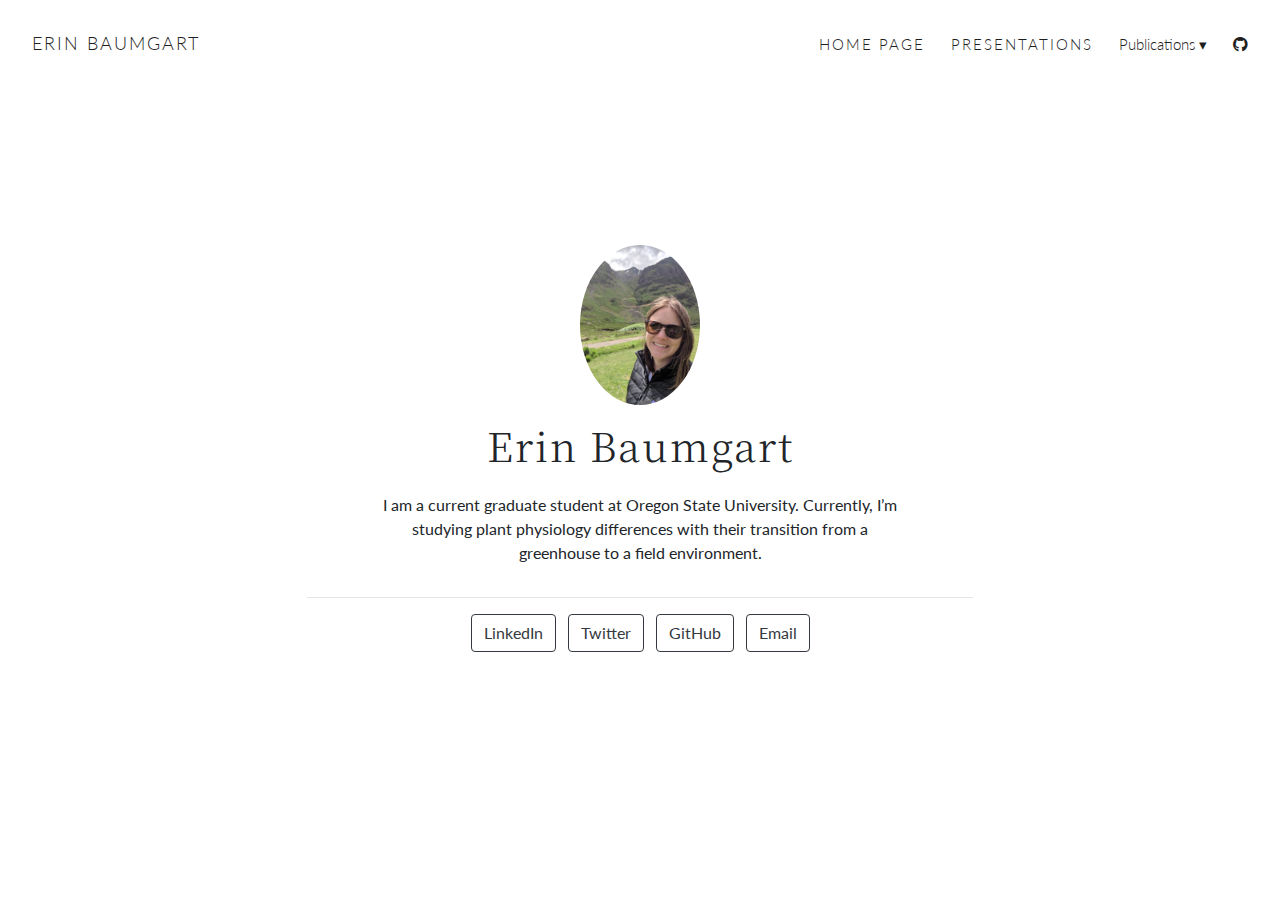
<file: docs/index.html>
<!doctype html>
<html lang="en">
  <head>
    <!-- Required meta tags -->
    <meta charset="utf-8">
    <meta name="viewport" content="width=device-width, initial-scale=1, shrink-to-fit=no">

    <!-- Bootstrap CSS -->
    <link rel="stylesheet" href="https://stackpath.bootstrapcdn.com/bootstrap/4.5.0/css/bootstrap.min.css">

    <title>Erin Baumgart</title>

    
          <!--radix_placeholder_navigation_in_header-->
      <meta name="distill:offset" content=""/>
      
      <script type="application/javascript">
      
        window.headroom_prevent_pin = false;
      
        window.document.addEventListener("DOMContentLoaded", function (event) {
      
          // initialize headroom for banner
          var header = $('header').get(0);
          var headerHeight = header.offsetHeight;
          var headroom = new Headroom(header, {
            tolerance: 5,
            onPin : function() {
              if (window.headroom_prevent_pin) {
                window.headroom_prevent_pin = false;
                headroom.unpin();
              }
            }
          });
          headroom.init();
          if(window.location.hash)
            headroom.unpin();
          $(header).addClass('headroom--transition');
      
          // offset scroll location for banner on hash change
          // (see: https://github.com/WickyNilliams/headroom.js/issues/38)
          window.addEventListener("hashchange", function(event) {
            window.scrollTo(0, window.pageYOffset - (headerHeight + 25));
          });
      
          // responsive menu
          $('.distill-site-header').each(function(i, val) {
            var topnav = $(this);
            var toggle = topnav.find('.nav-toggle');
            toggle.on('click', function() {
              topnav.toggleClass('responsive');
            });
          });
      
          // nav dropdowns
          $('.nav-dropbtn').click(function(e) {
            $(this).next('.nav-dropdown-content').toggleClass('nav-dropdown-active');
            $(this).parent().siblings('.nav-dropdown')
               .children('.nav-dropdown-content').removeClass('nav-dropdown-active');
          });
          $("body").click(function(e){
            $('.nav-dropdown-content').removeClass('nav-dropdown-active');
          });
          $(".nav-dropdown").click(function(e){
            e.stopPropagation();
          });
        });
      </script>
      
      <style type="text/css">
      
      /* Theme (user-documented overrideables for nav appearance) */
      
      .distill-site-nav {
        color: rgba(255, 255, 255, 0.8);
        background-color: #0F2E3D;
        font-size: 15px;
        font-weight: 300;
      }
      
      .distill-site-nav a {
        color: inherit;
        text-decoration: none;
      }
      
      .distill-site-nav a:hover {
        color: white;
      }
      
      @media print {
        .distill-site-nav {
          display: none;
        }
      }
      
      .distill-site-header {
      
      }
      
      .distill-site-footer {
      
      }
      
      
      /* Site Header */
      
      .distill-site-header {
        width: 100%;
        box-sizing: border-box;
        z-index: 3;
      }
      
      .distill-site-header .nav-left {
        display: inline-block;
        margin-left: 8px;
      }
      
      @media screen and (max-width: 768px) {
        .distill-site-header .nav-left {
          margin-left: 0;
        }
      }
      
      
      .distill-site-header .nav-right {
        float: right;
        margin-right: 8px;
      }
      
      .distill-site-header a,
      .distill-site-header .title {
        display: inline-block;
        text-align: center;
        padding: 14px 10px 14px 10px;
      }
      
      .distill-site-header .title {
        font-size: 18px;
        min-width: 150px;
      }
      
      .distill-site-header .logo {
        padding: 0;
      }
      
      .distill-site-header .logo img {
        display: none;
        max-height: 20px;
        width: auto;
        margin-bottom: -4px;
      }
      
      .distill-site-header .nav-image img {
        max-height: 18px;
        width: auto;
        display: inline-block;
        margin-bottom: -3px;
      }
      
      
      
      @media screen and (min-width: 1000px) {
        .distill-site-header .logo img {
          display: inline-block;
        }
        .distill-site-header .nav-left {
          margin-left: 20px;
        }
        .distill-site-header .nav-right {
          margin-right: 20px;
        }
        .distill-site-header .title {
          padding-left: 12px;
        }
      }
      
      
      .distill-site-header .nav-toggle {
        display: none;
      }
      
      .nav-dropdown {
        display: inline-block;
        position: relative;
      }
      
      .nav-dropdown .nav-dropbtn {
        border: none;
        outline: none;
        color: rgba(255, 255, 255, 0.8);
        padding: 16px 10px;
        background-color: transparent;
        font-family: inherit;
        font-size: inherit;
        font-weight: inherit;
        margin: 0;
        margin-top: 1px;
        z-index: 2;
      }
      
      .nav-dropdown-content {
        display: none;
        position: absolute;
        background-color: white;
        min-width: 200px;
        border: 1px solid rgba(0,0,0,0.15);
        border-radius: 4px;
        box-shadow: 0px 8px 16px 0px rgba(0,0,0,0.1);
        z-index: 1;
        margin-top: 2px;
        white-space: nowrap;
        padding-top: 4px;
        padding-bottom: 4px;
      }
      
      .nav-dropdown-content hr {
        margin-top: 4px;
        margin-bottom: 4px;
        border: none;
        border-bottom: 1px solid rgba(0, 0, 0, 0.1);
      }
      
      .nav-dropdown-active {
        display: block;
      }
      
      .nav-dropdown-content a, .nav-dropdown-content .nav-dropdown-header {
        color: black;
        padding: 6px 24px;
        text-decoration: none;
        display: block;
        text-align: left;
      }
      
      .nav-dropdown-content .nav-dropdown-header {
        display: block;
        padding: 5px 24px;
        padding-bottom: 0;
        text-transform: uppercase;
        font-size: 14px;
        color: #999999;
        white-space: nowrap;
      }
      
      .nav-dropdown:hover .nav-dropbtn {
        color: white;
      }
      
      .nav-dropdown-content a:hover {
        background-color: #ddd;
        color: black;
      }
      
      .nav-right .nav-dropdown-content {
        margin-left: -45%;
        right: 0;
      }
      
      @media screen and (max-width: 768px) {
        .distill-site-header a, .distill-site-header .nav-dropdown  {display: none;}
        .distill-site-header a.nav-toggle {
          float: right;
          display: block;
        }
        .distill-site-header .title {
          margin-left: 0;
        }
        .distill-site-header .nav-right {
          margin-right: 0;
        }
        .distill-site-header {
          overflow: hidden;
        }
        .nav-right .nav-dropdown-content {
          margin-left: 0;
        }
      }
      
      
      @media screen and (max-width: 768px) {
        .distill-site-header.responsive {position: relative; min-height: 500px; }
        .distill-site-header.responsive a.nav-toggle {
          position: absolute;
          right: 0;
          top: 0;
        }
        .distill-site-header.responsive a,
        .distill-site-header.responsive .nav-dropdown {
          display: block;
          text-align: left;
        }
        .distill-site-header.responsive .nav-left,
        .distill-site-header.responsive .nav-right {
          width: 100%;
        }
        .distill-site-header.responsive .nav-dropdown {float: none;}
        .distill-site-header.responsive .nav-dropdown-content {position: relative;}
        .distill-site-header.responsive .nav-dropdown .nav-dropbtn {
          display: block;
          width: 100%;
          text-align: left;
        }
      }
      
      /* Site Footer */
      
      .distill-site-footer {
        width: 100%;
        overflow: hidden;
        box-sizing: border-box;
        z-index: 3;
        margin-top: 30px;
        padding-top: 30px;
        padding-bottom: 30px;
        text-align: center;
      }
      
      /* Headroom */
      
      d-title {
        padding-top: 6rem;
      }
      
      @media print {
        d-title {
          padding-top: 4rem;
        }
      }
      
      .headroom {
        z-index: 1000;
        position: fixed;
        top: 0;
        left: 0;
        right: 0;
      }
      
      .headroom--transition {
        transition: all .4s ease-in-out;
      }
      
      .headroom--unpinned {
        top: -100px;
      }
      
      .headroom--pinned {
        top: 0;
      }
      
      /* adjust viewport for navbar height */
      /* helps vertically center bootstrap (non-distill) content */
      .min-vh-100 {
        min-height: calc(100vh - 100px) !important;
      }
      
      </style>
      
      <script src="site_libs/jquery-1.11.3/jquery.min.js"></script>
      <link href="site_libs/font-awesome-5.1.0/css/all.css" rel="stylesheet"/>
      <link href="site_libs/font-awesome-5.1.0/css/v4-shims.css" rel="stylesheet"/>
      <script src="site_libs/headroom-0.9.4/headroom.min.js"></script>
      <script src="site_libs/autocomplete-0.37.1/autocomplete.min.js"></script>
      <script src="site_libs/fuse-6.4.1/fuse.min.js"></script>
      
      <script type="application/javascript">
      
      function getMeta(metaName) {
        var metas = document.getElementsByTagName('meta');
        for (let i = 0; i < metas.length; i++) {
          if (metas[i].getAttribute('name') === metaName) {
            return metas[i].getAttribute('content');
          }
        }
        return '';
      }
      
      function offsetURL(url) {
        var offset = getMeta('distill:offset');
        return offset ? offset + '/' + url : url;
      }
      
      function createFuseIndex() {
      
        // create fuse index
        var options = {
          keys: [
            { name: 'title', weight: 20 },
            { name: 'categories', weight: 15 },
            { name: 'description', weight: 10 },
            { name: 'contents', weight: 5 },
          ],
          ignoreLocation: true,
          threshold: 0
        };
        var fuse = new window.Fuse([], options);
      
        // fetch the main search.json
        return fetch(offsetURL('search.json'))
          .then(function(response) {
            if (response.status == 200) {
              return response.json().then(function(json) {
                // index main articles
                json.articles.forEach(function(article) {
                  fuse.add(article);
                });
                // download collections and index their articles
                return Promise.all(json.collections.map(function(collection) {
                  return fetch(offsetURL(collection)).then(function(response) {
                    if (response.status === 200) {
                      return response.json().then(function(articles) {
                        articles.forEach(function(article) {
                          fuse.add(article);
                        });
                      })
                    } else {
                      return Promise.reject(
                        new Error('Unexpected status from search index request: ' +
                                  response.status)
                      );
                    }
                  });
                })).then(function() {
                  return fuse;
                });
              });
      
            } else {
              return Promise.reject(
                new Error('Unexpected status from search index request: ' +
                            response.status)
              );
            }
          });
      }
      
      window.document.addEventListener("DOMContentLoaded", function (event) {
      
        // get search element (bail if we don't have one)
        var searchEl = window.document.getElementById('distill-search');
        if (!searchEl)
          return;
      
        createFuseIndex()
          .then(function(fuse) {
      
            // make search box visible
            searchEl.classList.remove('hidden');
      
            // initialize autocomplete
            var options = {
              autoselect: true,
              hint: false,
              minLength: 2,
            };
            window.autocomplete(searchEl, options, [{
              source: function(query, callback) {
                const searchOptions = {
                  isCaseSensitive: false,
                  shouldSort: true,
                  minMatchCharLength: 2,
                  limit: 10,
                };
                var results = fuse.search(query, searchOptions);
                callback(results
                  .map(function(result) { return result.item; })
                );
              },
              templates: {
                suggestion: function(suggestion) {
                  var img = suggestion.preview && Object.keys(suggestion.preview).length > 0
                    ? `<img src="${offsetURL(suggestion.preview)}"</img>`
                    : '';
                  var html = `
                    <div class="search-item">
                      <h3>${suggestion.title}</h3>
                      <div class="search-item-description">
                        ${suggestion.description || ''}
                      </div>
                      <div class="search-item-preview">
                        ${img}
                      </div>
                    </div>
                  `;
                  return html;
                }
              }
            }]).on('autocomplete:selected', function(event, suggestion) {
              window.location.href = offsetURL(suggestion.path);
            });
            // remove inline display style on autocompleter (we want to
            // manage responsive display via css)
            $('.algolia-autocomplete').css("display", "");
          })
          .catch(function(error) {
            console.log(error);
          });
      
      });
      
      </script>
      
      <style type="text/css">
      
      .nav-search {
        font-size: x-small;
      }
      
      /* Algolioa Autocomplete */
      
      .algolia-autocomplete {
        display: inline-block;
        margin-left: 10px;
        vertical-align: sub;
        background-color: white;
        color: black;
        padding: 6px;
        padding-top: 8px;
        padding-bottom: 0;
        border-radius: 6px;
        border: 1px #0F2E3D solid;
        width: 180px;
      }
      
      
      @media screen and (max-width: 768px) {
        .distill-site-nav .algolia-autocomplete {
          display: none;
          visibility: hidden;
        }
        .distill-site-nav.responsive .algolia-autocomplete {
          display: inline-block;
          visibility: visible;
        }
        .distill-site-nav.responsive .algolia-autocomplete .aa-dropdown-menu {
          margin-left: 0;
          width: 400px;
          max-height: 400px;
        }
      }
      
      .algolia-autocomplete .aa-input, .algolia-autocomplete .aa-hint {
        width: 90%;
        outline: none;
        border: none;
      }
      
      .algolia-autocomplete .aa-hint {
        color: #999;
      }
      .algolia-autocomplete .aa-dropdown-menu {
        width: 550px;
        max-height: 70vh;
        overflow-x: visible;
        overflow-y: scroll;
        padding: 5px;
        margin-top: 3px;
        margin-left: -150px;
        background-color: #fff;
        border-radius: 5px;
        border: 1px solid #999;
        border-top: none;
      }
      
      .algolia-autocomplete .aa-dropdown-menu .aa-suggestion {
        cursor: pointer;
        padding: 5px 4px;
        border-bottom: 1px solid #eee;
      }
      
      .algolia-autocomplete .aa-dropdown-menu .aa-suggestion:last-of-type {
        border-bottom: none;
        margin-bottom: 2px;
      }
      
      .algolia-autocomplete .aa-dropdown-menu .aa-suggestion .search-item {
        overflow: hidden;
        font-size: 0.8em;
        line-height: 1.4em;
      }
      
      .algolia-autocomplete .aa-dropdown-menu .aa-suggestion .search-item h3 {
        font-size: 1rem;
        margin-block-start: 0;
        margin-block-end: 5px;
      }
      
      .algolia-autocomplete .aa-dropdown-menu .aa-suggestion .search-item-description {
        display: inline-block;
        overflow: hidden;
        height: 2.8em;
        width: 80%;
        margin-right: 4%;
      }
      
      .algolia-autocomplete .aa-dropdown-menu .aa-suggestion .search-item-preview {
        display: inline-block;
        width: 15%;
      }
      
      .algolia-autocomplete .aa-dropdown-menu .aa-suggestion .search-item-preview img {
        height: 3em;
        width: auto;
        display: none;
      }
      
      .algolia-autocomplete .aa-dropdown-menu .aa-suggestion .search-item-preview img[src] {
        display: initial;
      }
      
      .algolia-autocomplete .aa-dropdown-menu .aa-suggestion.aa-cursor {
        background-color: #eee;
      }
      .algolia-autocomplete .aa-dropdown-menu .aa-suggestion em {
        font-weight: bold;
        font-style: normal;
      }
      
      </style>
      
      
      <!--/radix_placeholder_navigation_in_header-->
          <!--radix_placeholder_site_in_header-->
      <!--/radix_placeholder_site_in_header-->
          
      <style type="text/css">
      body {
        padding-top: 60px;
      }
      </style>
          <style type="text/css">
      /* base variables */
      
      /* Edit the CSS properties in this file to create a custom
         Distill theme. Only edit values in the right column
         for each row; values shown are the CSS defaults.
         To return any property to the default,
         you may set its value to: unset
         All rows must end with a semi-colon.                      */
      
      /* Optional: embed custom fonts here with `@import`          */
      /* This must remain at the top of this file.                 */
      
      
      
      html {
        /*-- Main font sizes --*/
        --title-size:      50px;
        --body-size:       1.06rem;
        --code-size:       14px;
        --aside-size:      12px;
        --fig-cap-size:    13px;
        /*-- Main font colors --*/
        --title-color:     #000000;
        --header-color:    rgba(0, 0, 0, 0.8);
        --body-color:      rgba(0, 0, 0, 0.8);
        --aside-color:     rgba(0, 0, 0, 0.6);
        --fig-cap-color:   rgba(0, 0, 0, 0.6);
        /*-- Specify custom fonts ~~~ must be imported above   --*/
        --heading-font:    sans-serif;
        --mono-font:       monospace;
        --body-font:       sans-serif;
        --navbar-font:     sans-serif;  /* websites + blogs only */
      }
      
      /*-- ARTICLE METADATA --*/
      d-byline {
        --heading-size:    0.6rem;
        --heading-color:   rgba(0, 0, 0, 0.5);
        --body-size:       0.8rem;
        --body-color:      rgba(0, 0, 0, 0.8);
      }
      
      /*-- ARTICLE TABLE OF CONTENTS --*/
      .d-contents {
        --heading-size:    18px;
        --contents-size:   13px;
      }
      
      /*-- ARTICLE APPENDIX --*/
      d-appendix {
        --heading-size:    15px;
        --heading-color:   rgba(0, 0, 0, 0.65);
        --text-size:       0.8em;
        --text-color:      rgba(0, 0, 0, 0.5);
      }
      
      /*-- WEBSITE HEADER + FOOTER --*/
      /* These properties only apply to Distill sites and blogs  */
      
      .distill-site-header {
        --title-size:       18px;
        --text-color:       rgba(255, 255, 255, 0.8);
        --text-size:        15px;
        --hover-color:      white;
        --bkgd-color:       #0F2E3D;
      }
      
      .distill-site-footer {
        --text-color:       rgba(255, 255, 255, 0.8);
        --text-size:        15px;
        --hover-color:      white;
        --bkgd-color:       #0F2E3D;
      }
      
      /*-- Additional custom styles --*/
      /* Add any additional CSS rules below                      */
      </style>
      <style type="text/css">
      /* base variables */
      
      /* Edit the CSS properties in this file to create a custom
         Distill theme. Only edit values in the right column
         for each row; values shown are the CSS defaults.
         To return any property to the default,
         you may set its value to: unset
         All rows must end with a semi-colon.                      */
      
      /* Optional: embed custom fonts here with `@import`          */
      /* This must remain at the top of this file.                 */
      
      
      
      /* base variables */
      
      /* Edit the CSS properties in this file to create a custom
         Distill theme. Only edit values in the right column
         for each row; values shown are the CSS defaults.
         To return any property to the default,
         you may set its value to: unset
         All rows must end with a semi-colon.                      */
      
      /* Optional: embed custom fonts here with `@import`          */
      /* This must remain at the top of this file.                 */
      @import url('https://fonts.googleapis.com/css?family=Noto+Serif+JP:300, 300i&display=swap');
      @import url('https://fonts.googleapis.com/css?family=Lato:400,400i,700&display=swap');
      @import url('https://fonts.googleapis.com/css?family=IBM+Plex+Mono&display=swap');
      
      html {
        /*-- Main font sizes --*/
        --title-size:      50px;
        --body-size:       1.06rem;
        --code-size:       14px;
        --aside-size:      12px;
        --fig-cap-size:    13px;
        /*-- Main font colors --*/
        --title-color:     #ca225e;
        --header-color:    #ca225e;                    /* edited */
        --body-color:      #404040;                    /* edited */
        --aside-color:     rgba(0, 0, 0, 0.6);
        --fig-cap-color:   rgba(0, 0, 0, 0.6);
        /*-- Specify custom fonts ~~~ must be imported above   --*/
        --heading-font:    "Noto Serif JP", sans-serif; /* edited */
        --mono-font:       "IBM Plex Mono", monospace;  /* edited */
        --body-font:       "Lato", sans-serif;          /* edited */
        --navbar-font:     "Lato", sans-serif;          /* edited */
      }
      
      /*-- ARTICLE METADATA --*/
      d-byline {
        --heading-size:    0.9rem;                      /* edited */
        --heading-color:   rgba(0, 0, 0, 0.5);
        --body-size:       0.95rem;                     /* edited */
        --body-color:      rgba(0, 0, 0, 0.8);
      }
      
      /*-- ARTICLE TABLE OF CONTENTS --*/
      .d-contents {
        --heading-size:    18px;
        --contents-size:   13px;
      }
      
      /*-- ARTICLE APPENDIX --*/
      d-appendix {
        --heading-size:    15px;
        --heading-color:   rgba(0, 0, 0, 0.65);      
        --text-size:       0.9rem;                    /* edited */
        --text-color:      #1a162d;                   /* edited */
      }
      
      /*-- WEBSITE HEADER + FOOTER --*/
      /* These properties only apply to Distill sites and blogs  */
      
      .distill-site-header {
        --title-size:       18px;
        --text-color:       #1f1f1f;                   /* edited */
        --text-size:        15px;
        --hover-color:      #787878;                   /* edited */
        --bkgd-color:       #fff;                      /* edited */
      }
      
      .distill-site-footer {
        --text-color:       #7e7b88;                   /* edited */
        --text-size:        15px;
        --hover-color:      white;
        --bkgd-color:       #ca225e3d;                 /* edited */
      }
      
      /*-- Additional custom styles --*/
      
      ul > li::marker {
        color: #ca225e;
      }
      
      .distill-site-header { 
        letter-spacing: 2px;
        text-transform: uppercase;
      }
      
      h1, h2, h3, h4, h5, h6 {
        letter-spacing: 2px;
        font-weight: 300;
      }
      
      .distill-site-header .logo img{
        max-height: 40px; /* Makes logo bigger, default was 20px */
      }
      
      .distill-site-header {
        padding-top: 1rem;
      }
      
      d-title h1,
      d-article h2,
      .posts-list .description h2,
      .posts-list > h1 {
          font-weight: 300;
      }
      
      d-appendix {
        background-color: #fdf7f9;
        border-top: none;
      }</style>
      <style type="text/css">
      /* base style */
      
      /* FONT FAMILIES */
      
      :root {
        --heading-default: -apple-system, BlinkMacSystemFont, "Segoe UI", Roboto, Oxygen, Ubuntu, Cantarell, "Fira Sans", "Droid Sans", "Helvetica Neue", Arial, sans-serif;
        --mono-default: Consolas, Monaco, 'Andale Mono', 'Ubuntu Mono', monospace;
        --body-default: -apple-system, BlinkMacSystemFont, "Segoe UI", Roboto, Oxygen, Ubuntu, Cantarell, "Fira Sans", "Droid Sans", "Helvetica Neue", Arial, sans-serif;
      }
      
      body,
      .posts-list .post-preview p,
      .posts-list .description p {
        font-family: var(--body-font), var(--body-default);
      }
      
      h1, h2, h3, h4, h5, h6,
      .posts-list .post-preview h2,
      .posts-list .description h2 {
        font-family: var(--heading-font), var(--heading-default);
      }
      
      d-article div.sourceCode code,
      d-article pre code {
        font-family: var(--mono-font), var(--mono-default);
      }
      
      
      /*-- TITLE --*/
      d-title h1,
      .posts-list > h1 {
        color: var(--title-color, black);
      }
      
      d-title h1 {
        font-size: var(--title-size, 50px);
      }
      
      /*-- HEADERS --*/
      d-article h1,
      d-article h2,
      d-article h3,
      d-article h4,
      d-article h5,
      d-article h6 {
        color: var(--header-color, rgba(0, 0, 0, 0.8));
      }
      
      /*-- BODY --*/
      d-article > p,  /* only text inside of <p> tags */
      d-article > ul, /* lists */
      d-article > ol {
        color: var(--body-color, rgba(0, 0, 0, 0.8));
        font-size: var(--body-size, 1.06rem);
      }
      
      
      /*-- CODE --*/
      d-article div.sourceCode code,
      d-article pre code {
        font-size: var(--code-size, 14px);
      }
      
      /*-- ASIDE --*/
      d-article aside {
        font-size: var(--aside-size, 12px);
        color: var(--aside-color, rgba(0, 0, 0, 0.6));
      }
      
      /*-- FIGURE CAPTIONS --*/
      figure .caption,
      figure figcaption,
      .figure .caption {
        font-size: var(--fig-cap-size, 13px);
        color: var(--fig-cap-color, rgba(0, 0, 0, 0.6));
      }
      
      /*-- METADATA --*/
      d-byline h3 {
        font-size: var(--heading-size, 0.6rem);
        color: var(--heading-color, rgba(0, 0, 0, 0.5));
      }
      
      d-byline {
        font-size: var(--body-size, 0.8rem);
        color: var(--body-color, rgba(0, 0, 0, 0.8));
      }
      
      d-byline a,
      d-article d-byline a {
        color: var(--body-color, rgba(0, 0, 0, 0.8));
      }
      
      /*-- TABLE OF CONTENTS --*/
      .d-contents nav h3 {
        font-size: var(--heading-size, 18px);
      }
      
      .d-contents nav a {
        font-size: var(--contents-size, 13px);
      }
      
      /*-- APPENDIX --*/
      d-appendix h3 {
        font-size: var(--heading-size, 15px);
        color: var(--heading-color, rgba(0, 0, 0, 0.65));
      }
      
      d-appendix {
        font-size: var(--text-size, 0.8em);
        color: var(--text-color, rgba(0, 0, 0, 0.5));
      }
      
      d-appendix d-footnote-list a.footnote-backlink {
        color: var(--text-color, rgba(0, 0, 0, 0.5));
      }
      
      /*-- WEBSITE HEADER + FOOTER --*/
      .distill-site-header .title {
        font-size: var(--title-size, 18px);
        font-family: var(--navbar-font), var(--heading-default);
      }
      
      .distill-site-header a,
      .nav-dropdown .nav-dropbtn {
        font-family: var(--navbar-font), var(--heading-default);
      }
      
      .nav-dropdown .nav-dropbtn {
        color: var(--text-color, rgba(255, 255, 255, 0.8));
        font-size: var(--text-size, 15px);
      }
      
      .distill-site-header a:hover,
      .nav-dropdown:hover .nav-dropbtn {
        color: var(--hover-color, white);
      }
      
      .distill-site-header {
        font-size: var(--text-size, 15px);
        color: var(--text-color, rgba(255, 255, 255, 0.8));
        background-color: var(--bkgd-color, #0F2E3D);
      }
      
      .distill-site-footer {
        font-size: var(--text-size, 15px);
        color: var(--text-color, rgba(255, 255, 255, 0.8));
        background-color: var(--bkgd-color, #0F2E3D);
      }
      
      .distill-site-footer a:hover {
        color: var(--hover-color, white);
      }</style>
    
    
  </head>
  <body>

          <!--radix_placeholder_navigation_before_body-->
      <header class="header header--fixed" role="banner">
      <nav class="distill-site-nav distill-site-header">
      <div class="nav-left">
      <a href="index.html" class="title">Erin Baumgart</a>
      </div>
      <div class="nav-right">
      <a href="index.html">Home Page</a>
      <a href="about.html">Presentations</a>
      <div class="nav-dropdown">
      <button class="nav-dropbtn">
      Publications
       
      <span class="down-arrow">&#x25BE;</span>
      </button>
      <div class="nav-dropdown-content">
      <a href="articles/article1.html">First article</a>
      <a href="articles/article2.html">Second article</a>
      </div>
      </div>
      <a href="https://github.com/eebaumgart/FOR505_coursework">
      <i class="fab fa-github" aria-hidden="true"></i>
      </a>
      <a href="javascript:void(0);" class="nav-toggle">&#9776;</a>
      </div>
      </nav>
      </header>
      <!--/radix_placeholder_navigation_before_body-->
          <!--radix_placeholder_site_before_body-->
      <!--/radix_placeholder_site_before_body-->
    
    <div class="container min-vh-100">
      <div class="row min-vh-100 justify-content-center align-items-center">
        <div class="col-12 text-center">
          <img src=images/Erin_Scotland.jpg style="height:10rem" class="rounded-circle">
          <div class="mt-3">
            <h1>Erin Baumgart</h1>
          </div>
          <div class="row justify-content-center align-items-center">
            <div class="col-6 mt-3 text-center d-none d-sm-block">
              <p>I am a current graduate student at Oregon State University. Currently, I’m studying plant physiology differences with their transition from a greenhouse to a field environment.</p>
            </div>
            <div class="col-11 mt-3 text-center d-block d-sm-none">
              <p>I am a current graduate student at Oregon State University. Currently, I’m studying plant physiology differences with their transition from a greenhouse to a field environment.</p>
            </div>
          </div>

          <hr style="width:60%;"/>

          <div class="row justify-content-center align-items-center">
            <div class="col-8 text-center d-none d-sm-block">
              <ul class="list-inline">
                                <li class="list-inline-item">
                  <a href=https://www.linkedin.com>
                    <button type="button" class="btn btn-outline-dark mb-2">
                      LinkedIn
                    </button>
                  </a>
                </li>
                                <li class="list-inline-item">
                  <a href=https://twitter.com>
                    <button type="button" class="btn btn-outline-dark mb-2">
                      Twitter
                    </button>
                  </a>
                </li>
                                <li class="list-inline-item">
                  <a href=https://github.com>
                    <button type="button" class="btn btn-outline-dark mb-2">
                      GitHub
                    </button>
                  </a>
                </li>
                                <li class="list-inline-item">
                  <a href=mailto:eebaumgart@gmail.com>
                    <button type="button" class="btn btn-outline-dark mb-2">
                      Email
                    </button>
                  </a>
                </li>
                              </ul>
            </div>
          </div>

          <div class="row justify-content-center align-items-center">
            <div class="col-8 m-1 text-center d-block d-sm-none">
              <div class="list-group">
                                <a href=https://www.linkedin.com>
                  <button type="button" class="list-group-item list-group-item-action my-1 rounded">
                    LinkedIn
                  </button>
                </a>
                                <a href=https://twitter.com>
                  <button type="button" class="list-group-item list-group-item-action my-1 rounded">
                    Twitter
                  </button>
                </a>
                                <a href=https://github.com>
                  <button type="button" class="list-group-item list-group-item-action my-1 rounded">
                    GitHub
                  </button>
                </a>
                                <a href=mailto:eebaumgart@gmail.com>
                  <button type="button" class="list-group-item list-group-item-action my-1 rounded">
                    Email
                  </button>
                </a>
                              </div>
            </div>
          </div>
        </div>
      </div>
    </div>

    <!-- Optional JavaScript -->
    <!-- jQuery first, then Popper.js, then Bootstrap JS -->
    <script src="https://code.jquery.com/jquery-3.5.1.slim.min.js" integrity="sha384-DfXdz2htPH0lsSSs5nCTpuj/zy4C+OGpamoFVy38MVBnE+IbbVYUew+OrCXaRkfj" crossorigin="anonymous"></script>
    <script src="https://cdn.jsdelivr.net/npm/popper.js@1.16.0/dist/umd/popper.min.js" integrity="sha384-Q6E9RHvbIyZFJoft+2mJbHaEWldlvI9IOYy5n3zV9zzTtmI3UksdQRVvoxMfooAo" crossorigin="anonymous"></script>
    <script src="https://stackpath.bootstrapcdn.com/bootstrap/4.5.0/js/bootstrap.min.js" integrity="sha384-OgVRvuATP1z7JjHLkuOU7Xw704+h835Lr+6QL9UvYjZE3Ipu6Tp75j7Bh/kR0JKI" crossorigin="anonymous"></script>

          <!--radix_placeholder_site_after_body-->
      <!--/radix_placeholder_site_after_body-->
          <!--radix_placeholder_navigation_after_body-->
      <!--/radix_placeholder_navigation_after_body-->
    
  </body>
</html>
</file>
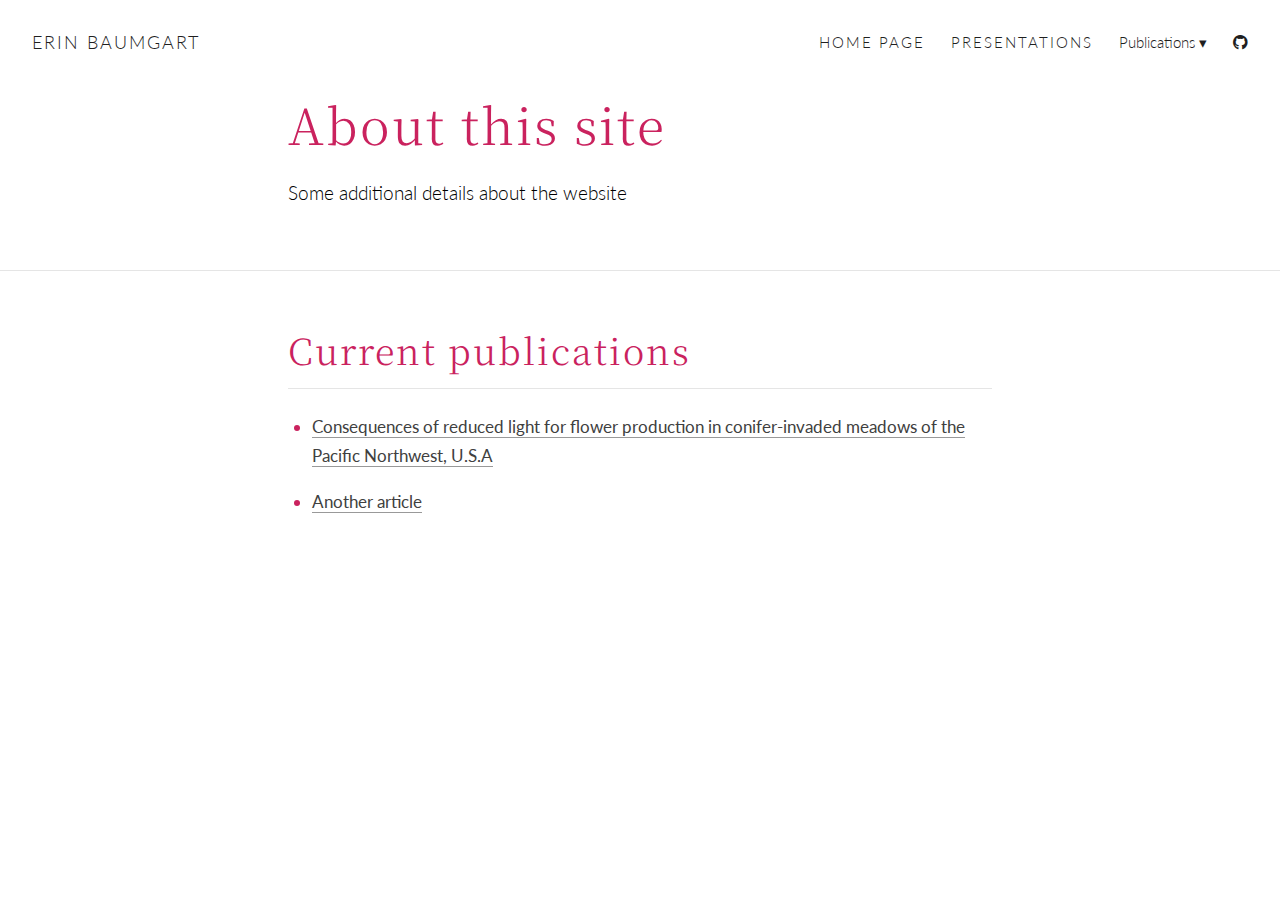
<file: docs/about.html>
<!DOCTYPE html>

<html xmlns="http://www.w3.org/1999/xhtml" lang="" xml:lang="">

<head>
  <meta charset="utf-8"/>
  <meta name="viewport" content="width=device-width, initial-scale=1"/>
  <meta http-equiv="X-UA-Compatible" content="IE=Edge,chrome=1"/>
  <meta name="generator" content="distill" />

  <style type="text/css">
  /* Hide doc at startup (prevent jankiness while JS renders/transforms) */
  body {
    visibility: hidden;
  }
  </style>

 <!--radix_placeholder_import_source-->
 <!--/radix_placeholder_import_source-->

<style type="text/css">code{white-space: pre;}</style>
<style type="text/css" data-origin="pandoc">
a.sourceLine { display: inline-block; line-height: 1.25; }
a.sourceLine { pointer-events: none; color: inherit; text-decoration: inherit; }
a.sourceLine:empty { height: 1.2em; }
.sourceCode { overflow: visible; }
code.sourceCode { white-space: pre; position: relative; }
div.sourceCode { margin: 1em 0; }
pre.sourceCode { margin: 0; }
@media screen {
div.sourceCode { overflow: auto; }
}
@media print {
code.sourceCode { white-space: pre-wrap; }
a.sourceLine { text-indent: -1em; padding-left: 1em; }
}
pre.numberSource a.sourceLine
  { position: relative; left: -4em; }
pre.numberSource a.sourceLine::before
  { content: attr(title);
    position: relative; left: -1em; text-align: right; vertical-align: baseline;
    border: none; pointer-events: all; display: inline-block;
    -webkit-touch-callout: none; -webkit-user-select: none;
    -khtml-user-select: none; -moz-user-select: none;
    -ms-user-select: none; user-select: none;
    padding: 0 4px; width: 4em;
    color: #aaaaaa;
  }
pre.numberSource { margin-left: 3em; border-left: 1px solid #aaaaaa;  padding-left: 4px; }
div.sourceCode
  {  }
@media screen {
a.sourceLine::before { text-decoration: underline; }
}
code span.al { color: #ad0000; } /* Alert */
code span.an { color: #5e5e5e; } /* Annotation */
code span.at { color: #20794d; } /* Attribute */
code span.bn { color: #ad0000; } /* BaseN */
code span.bu { } /* BuiltIn */
code span.cf { color: #007ba5; } /* ControlFlow */
code span.ch { color: #20794d; } /* Char */
code span.cn { color: #8f5902; } /* Constant */
code span.co { color: #5e5e5e; } /* Comment */
code span.cv { color: #5e5e5e; font-style: italic; } /* CommentVar */
code span.do { color: #5e5e5e; font-style: italic; } /* Documentation */
code span.dt { color: #ad0000; } /* DataType */
code span.dv { color: #ad0000; } /* DecVal */
code span.er { color: #ad0000; } /* Error */
code span.ex { } /* Extension */
code span.fl { color: #ad0000; } /* Float */
code span.fu { color: #4758ab; } /* Function */
code span.im { } /* Import */
code span.in { color: #5e5e5e; } /* Information */
code span.kw { color: #007ba5; } /* Keyword */
code span.op { color: #5e5e5e; } /* Operator */
code span.ot { color: #007ba5; } /* Other */
code span.pp { color: #ad0000; } /* Preprocessor */
code span.sc { color: #20794d; } /* SpecialChar */
code span.ss { color: #20794d; } /* SpecialString */
code span.st { color: #20794d; } /* String */
code span.va { color: #111111; } /* Variable */
code span.vs { color: #20794d; } /* VerbatimString */
code span.wa { color: #5e5e5e; font-style: italic; } /* Warning */
</style>

  <!--radix_placeholder_meta_tags-->
  <title>Erin Baumgart: About this site</title>
  
  <meta property="description" itemprop="description" content="Some additional details about the website"/>
  
  
  
  <!--  https://developers.facebook.com/docs/sharing/webmasters#markup -->
  <meta property="og:title" content="Erin Baumgart: About this site"/>
  <meta property="og:type" content="article"/>
  <meta property="og:description" content="Some additional details about the website"/>
  <meta property="og:locale" content="en_US"/>
  <meta property="og:site_name" content="Erin Baumgart"/>
  
  <!--  https://dev.twitter.com/cards/types/summary -->
  <meta property="twitter:card" content="summary"/>
  <meta property="twitter:title" content="Erin Baumgart: About this site"/>
  <meta property="twitter:description" content="Some additional details about the website"/>
  
  <!--/radix_placeholder_meta_tags-->
  <!--radix_placeholder_rmarkdown_metadata-->
  
  <script type="text/json" id="radix-rmarkdown-metadata">
  {"type":"list","attributes":{"names":{"type":"character","attributes":{},"value":["title","description"]}},"value":[{"type":"character","attributes":{},"value":["About this site"]},{"type":"character","attributes":{},"value":["Some additional details about the website"]}]}
  </script>
  <!--/radix_placeholder_rmarkdown_metadata-->
  <!--radix_placeholder_navigation_in_header-->
  <meta name="distill:offset" content=""/>
  
  <script type="application/javascript">
  
    window.headroom_prevent_pin = false;
  
    window.document.addEventListener("DOMContentLoaded", function (event) {
  
      // initialize headroom for banner
      var header = $('header').get(0);
      var headerHeight = header.offsetHeight;
      var headroom = new Headroom(header, {
        tolerance: 5,
        onPin : function() {
          if (window.headroom_prevent_pin) {
            window.headroom_prevent_pin = false;
            headroom.unpin();
          }
        }
      });
      headroom.init();
      if(window.location.hash)
        headroom.unpin();
      $(header).addClass('headroom--transition');
  
      // offset scroll location for banner on hash change
      // (see: https://github.com/WickyNilliams/headroom.js/issues/38)
      window.addEventListener("hashchange", function(event) {
        window.scrollTo(0, window.pageYOffset - (headerHeight + 25));
      });
  
      // responsive menu
      $('.distill-site-header').each(function(i, val) {
        var topnav = $(this);
        var toggle = topnav.find('.nav-toggle');
        toggle.on('click', function() {
          topnav.toggleClass('responsive');
        });
      });
  
      // nav dropdowns
      $('.nav-dropbtn').click(function(e) {
        $(this).next('.nav-dropdown-content').toggleClass('nav-dropdown-active');
        $(this).parent().siblings('.nav-dropdown')
           .children('.nav-dropdown-content').removeClass('nav-dropdown-active');
      });
      $("body").click(function(e){
        $('.nav-dropdown-content').removeClass('nav-dropdown-active');
      });
      $(".nav-dropdown").click(function(e){
        e.stopPropagation();
      });
    });
  </script>
  
  <style type="text/css">
  
  /* Theme (user-documented overrideables for nav appearance) */
  
  .distill-site-nav {
    color: rgba(255, 255, 255, 0.8);
    background-color: #0F2E3D;
    font-size: 15px;
    font-weight: 300;
  }
  
  .distill-site-nav a {
    color: inherit;
    text-decoration: none;
  }
  
  .distill-site-nav a:hover {
    color: white;
  }
  
  @media print {
    .distill-site-nav {
      display: none;
    }
  }
  
  .distill-site-header {
  
  }
  
  .distill-site-footer {
  
  }
  
  
  /* Site Header */
  
  .distill-site-header {
    width: 100%;
    box-sizing: border-box;
    z-index: 3;
  }
  
  .distill-site-header .nav-left {
    display: inline-block;
    margin-left: 8px;
  }
  
  @media screen and (max-width: 768px) {
    .distill-site-header .nav-left {
      margin-left: 0;
    }
  }
  
  
  .distill-site-header .nav-right {
    float: right;
    margin-right: 8px;
  }
  
  .distill-site-header a,
  .distill-site-header .title {
    display: inline-block;
    text-align: center;
    padding: 14px 10px 14px 10px;
  }
  
  .distill-site-header .title {
    font-size: 18px;
    min-width: 150px;
  }
  
  .distill-site-header .logo {
    padding: 0;
  }
  
  .distill-site-header .logo img {
    display: none;
    max-height: 20px;
    width: auto;
    margin-bottom: -4px;
  }
  
  .distill-site-header .nav-image img {
    max-height: 18px;
    width: auto;
    display: inline-block;
    margin-bottom: -3px;
  }
  
  
  
  @media screen and (min-width: 1000px) {
    .distill-site-header .logo img {
      display: inline-block;
    }
    .distill-site-header .nav-left {
      margin-left: 20px;
    }
    .distill-site-header .nav-right {
      margin-right: 20px;
    }
    .distill-site-header .title {
      padding-left: 12px;
    }
  }
  
  
  .distill-site-header .nav-toggle {
    display: none;
  }
  
  .nav-dropdown {
    display: inline-block;
    position: relative;
  }
  
  .nav-dropdown .nav-dropbtn {
    border: none;
    outline: none;
    color: rgba(255, 255, 255, 0.8);
    padding: 16px 10px;
    background-color: transparent;
    font-family: inherit;
    font-size: inherit;
    font-weight: inherit;
    margin: 0;
    margin-top: 1px;
    z-index: 2;
  }
  
  .nav-dropdown-content {
    display: none;
    position: absolute;
    background-color: white;
    min-width: 200px;
    border: 1px solid rgba(0,0,0,0.15);
    border-radius: 4px;
    box-shadow: 0px 8px 16px 0px rgba(0,0,0,0.1);
    z-index: 1;
    margin-top: 2px;
    white-space: nowrap;
    padding-top: 4px;
    padding-bottom: 4px;
  }
  
  .nav-dropdown-content hr {
    margin-top: 4px;
    margin-bottom: 4px;
    border: none;
    border-bottom: 1px solid rgba(0, 0, 0, 0.1);
  }
  
  .nav-dropdown-active {
    display: block;
  }
  
  .nav-dropdown-content a, .nav-dropdown-content .nav-dropdown-header {
    color: black;
    padding: 6px 24px;
    text-decoration: none;
    display: block;
    text-align: left;
  }
  
  .nav-dropdown-content .nav-dropdown-header {
    display: block;
    padding: 5px 24px;
    padding-bottom: 0;
    text-transform: uppercase;
    font-size: 14px;
    color: #999999;
    white-space: nowrap;
  }
  
  .nav-dropdown:hover .nav-dropbtn {
    color: white;
  }
  
  .nav-dropdown-content a:hover {
    background-color: #ddd;
    color: black;
  }
  
  .nav-right .nav-dropdown-content {
    margin-left: -45%;
    right: 0;
  }
  
  @media screen and (max-width: 768px) {
    .distill-site-header a, .distill-site-header .nav-dropdown  {display: none;}
    .distill-site-header a.nav-toggle {
      float: right;
      display: block;
    }
    .distill-site-header .title {
      margin-left: 0;
    }
    .distill-site-header .nav-right {
      margin-right: 0;
    }
    .distill-site-header {
      overflow: hidden;
    }
    .nav-right .nav-dropdown-content {
      margin-left: 0;
    }
  }
  
  
  @media screen and (max-width: 768px) {
    .distill-site-header.responsive {position: relative; min-height: 500px; }
    .distill-site-header.responsive a.nav-toggle {
      position: absolute;
      right: 0;
      top: 0;
    }
    .distill-site-header.responsive a,
    .distill-site-header.responsive .nav-dropdown {
      display: block;
      text-align: left;
    }
    .distill-site-header.responsive .nav-left,
    .distill-site-header.responsive .nav-right {
      width: 100%;
    }
    .distill-site-header.responsive .nav-dropdown {float: none;}
    .distill-site-header.responsive .nav-dropdown-content {position: relative;}
    .distill-site-header.responsive .nav-dropdown .nav-dropbtn {
      display: block;
      width: 100%;
      text-align: left;
    }
  }
  
  /* Site Footer */
  
  .distill-site-footer {
    width: 100%;
    overflow: hidden;
    box-sizing: border-box;
    z-index: 3;
    margin-top: 30px;
    padding-top: 30px;
    padding-bottom: 30px;
    text-align: center;
  }
  
  /* Headroom */
  
  d-title {
    padding-top: 6rem;
  }
  
  @media print {
    d-title {
      padding-top: 4rem;
    }
  }
  
  .headroom {
    z-index: 1000;
    position: fixed;
    top: 0;
    left: 0;
    right: 0;
  }
  
  .headroom--transition {
    transition: all .4s ease-in-out;
  }
  
  .headroom--unpinned {
    top: -100px;
  }
  
  .headroom--pinned {
    top: 0;
  }
  
  /* adjust viewport for navbar height */
  /* helps vertically center bootstrap (non-distill) content */
  .min-vh-100 {
    min-height: calc(100vh - 100px) !important;
  }
  
  </style>
  
  <script src="site_libs/jquery-1.11.3/jquery.min.js"></script>
  <link href="site_libs/font-awesome-5.1.0/css/all.css" rel="stylesheet"/>
  <link href="site_libs/font-awesome-5.1.0/css/v4-shims.css" rel="stylesheet"/>
  <script src="site_libs/headroom-0.9.4/headroom.min.js"></script>
  <script src="site_libs/autocomplete-0.37.1/autocomplete.min.js"></script>
  <script src="site_libs/fuse-6.4.1/fuse.min.js"></script>
  
  <script type="application/javascript">
  
  function getMeta(metaName) {
    var metas = document.getElementsByTagName('meta');
    for (let i = 0; i < metas.length; i++) {
      if (metas[i].getAttribute('name') === metaName) {
        return metas[i].getAttribute('content');
      }
    }
    return '';
  }
  
  function offsetURL(url) {
    var offset = getMeta('distill:offset');
    return offset ? offset + '/' + url : url;
  }
  
  function createFuseIndex() {
  
    // create fuse index
    var options = {
      keys: [
        { name: 'title', weight: 20 },
        { name: 'categories', weight: 15 },
        { name: 'description', weight: 10 },
        { name: 'contents', weight: 5 },
      ],
      ignoreLocation: true,
      threshold: 0
    };
    var fuse = new window.Fuse([], options);
  
    // fetch the main search.json
    return fetch(offsetURL('search.json'))
      .then(function(response) {
        if (response.status == 200) {
          return response.json().then(function(json) {
            // index main articles
            json.articles.forEach(function(article) {
              fuse.add(article);
            });
            // download collections and index their articles
            return Promise.all(json.collections.map(function(collection) {
              return fetch(offsetURL(collection)).then(function(response) {
                if (response.status === 200) {
                  return response.json().then(function(articles) {
                    articles.forEach(function(article) {
                      fuse.add(article);
                    });
                  })
                } else {
                  return Promise.reject(
                    new Error('Unexpected status from search index request: ' +
                              response.status)
                  );
                }
              });
            })).then(function() {
              return fuse;
            });
          });
  
        } else {
          return Promise.reject(
            new Error('Unexpected status from search index request: ' +
                        response.status)
          );
        }
      });
  }
  
  window.document.addEventListener("DOMContentLoaded", function (event) {
  
    // get search element (bail if we don't have one)
    var searchEl = window.document.getElementById('distill-search');
    if (!searchEl)
      return;
  
    createFuseIndex()
      .then(function(fuse) {
  
        // make search box visible
        searchEl.classList.remove('hidden');
  
        // initialize autocomplete
        var options = {
          autoselect: true,
          hint: false,
          minLength: 2,
        };
        window.autocomplete(searchEl, options, [{
          source: function(query, callback) {
            const searchOptions = {
              isCaseSensitive: false,
              shouldSort: true,
              minMatchCharLength: 2,
              limit: 10,
            };
            var results = fuse.search(query, searchOptions);
            callback(results
              .map(function(result) { return result.item; })
            );
          },
          templates: {
            suggestion: function(suggestion) {
              var img = suggestion.preview && Object.keys(suggestion.preview).length > 0
                ? `<img src="${offsetURL(suggestion.preview)}"</img>`
                : '';
              var html = `
                <div class="search-item">
                  <h3>${suggestion.title}</h3>
                  <div class="search-item-description">
                    ${suggestion.description || ''}
                  </div>
                  <div class="search-item-preview">
                    ${img}
                  </div>
                </div>
              `;
              return html;
            }
          }
        }]).on('autocomplete:selected', function(event, suggestion) {
          window.location.href = offsetURL(suggestion.path);
        });
        // remove inline display style on autocompleter (we want to
        // manage responsive display via css)
        $('.algolia-autocomplete').css("display", "");
      })
      .catch(function(error) {
        console.log(error);
      });
  
  });
  
  </script>
  
  <style type="text/css">
  
  .nav-search {
    font-size: x-small;
  }
  
  /* Algolioa Autocomplete */
  
  .algolia-autocomplete {
    display: inline-block;
    margin-left: 10px;
    vertical-align: sub;
    background-color: white;
    color: black;
    padding: 6px;
    padding-top: 8px;
    padding-bottom: 0;
    border-radius: 6px;
    border: 1px #0F2E3D solid;
    width: 180px;
  }
  
  
  @media screen and (max-width: 768px) {
    .distill-site-nav .algolia-autocomplete {
      display: none;
      visibility: hidden;
    }
    .distill-site-nav.responsive .algolia-autocomplete {
      display: inline-block;
      visibility: visible;
    }
    .distill-site-nav.responsive .algolia-autocomplete .aa-dropdown-menu {
      margin-left: 0;
      width: 400px;
      max-height: 400px;
    }
  }
  
  .algolia-autocomplete .aa-input, .algolia-autocomplete .aa-hint {
    width: 90%;
    outline: none;
    border: none;
  }
  
  .algolia-autocomplete .aa-hint {
    color: #999;
  }
  .algolia-autocomplete .aa-dropdown-menu {
    width: 550px;
    max-height: 70vh;
    overflow-x: visible;
    overflow-y: scroll;
    padding: 5px;
    margin-top: 3px;
    margin-left: -150px;
    background-color: #fff;
    border-radius: 5px;
    border: 1px solid #999;
    border-top: none;
  }
  
  .algolia-autocomplete .aa-dropdown-menu .aa-suggestion {
    cursor: pointer;
    padding: 5px 4px;
    border-bottom: 1px solid #eee;
  }
  
  .algolia-autocomplete .aa-dropdown-menu .aa-suggestion:last-of-type {
    border-bottom: none;
    margin-bottom: 2px;
  }
  
  .algolia-autocomplete .aa-dropdown-menu .aa-suggestion .search-item {
    overflow: hidden;
    font-size: 0.8em;
    line-height: 1.4em;
  }
  
  .algolia-autocomplete .aa-dropdown-menu .aa-suggestion .search-item h3 {
    font-size: 1rem;
    margin-block-start: 0;
    margin-block-end: 5px;
  }
  
  .algolia-autocomplete .aa-dropdown-menu .aa-suggestion .search-item-description {
    display: inline-block;
    overflow: hidden;
    height: 2.8em;
    width: 80%;
    margin-right: 4%;
  }
  
  .algolia-autocomplete .aa-dropdown-menu .aa-suggestion .search-item-preview {
    display: inline-block;
    width: 15%;
  }
  
  .algolia-autocomplete .aa-dropdown-menu .aa-suggestion .search-item-preview img {
    height: 3em;
    width: auto;
    display: none;
  }
  
  .algolia-autocomplete .aa-dropdown-menu .aa-suggestion .search-item-preview img[src] {
    display: initial;
  }
  
  .algolia-autocomplete .aa-dropdown-menu .aa-suggestion.aa-cursor {
    background-color: #eee;
  }
  .algolia-autocomplete .aa-dropdown-menu .aa-suggestion em {
    font-weight: bold;
    font-style: normal;
  }
  
  </style>
  
  
  <!--/radix_placeholder_navigation_in_header-->
  <!--radix_placeholder_distill-->
  
  <style type="text/css">
  
  body {
    background-color: white;
  }
  
  .pandoc-table {
    width: 100%;
  }
  
  .pandoc-table>caption {
    margin-bottom: 10px;
  }
  
  .pandoc-table th:not([align]) {
    text-align: left;
  }
  
  .pagedtable-footer {
    font-size: 15px;
  }
  
  d-byline .byline {
    grid-template-columns: 2fr 2fr;
  }
  
  d-byline .byline h3 {
    margin-block-start: 1.5em;
  }
  
  d-byline .byline .authors-affiliations h3 {
    margin-block-start: 0.5em;
  }
  
  .authors-affiliations .orcid-id {
    width: 16px;
    height:16px;
    margin-left: 4px;
    margin-right: 4px;
    vertical-align: middle;
    padding-bottom: 2px;
  }
  
  d-title .dt-tags {
    margin-top: 1em;
    grid-column: text;
  }
  
  .dt-tags .dt-tag {
    text-decoration: none;
    display: inline-block;
    color: rgba(0,0,0,0.6);
    padding: 0em 0.4em;
    margin-right: 0.5em;
    margin-bottom: 0.4em;
    font-size: 70%;
    border: 1px solid rgba(0,0,0,0.2);
    border-radius: 3px;
    text-transform: uppercase;
    font-weight: 500;
  }
  
  d-article table.gt_table td,
  d-article table.gt_table th {
    border-bottom: none;
  }
  
  .html-widget {
    margin-bottom: 2.0em;
  }
  
  .l-screen-inset {
    padding-right: 16px;
  }
  
  .l-screen .caption {
    margin-left: 10px;
  }
  
  .shaded {
    background: rgb(247, 247, 247);
    padding-top: 20px;
    padding-bottom: 20px;
    border-top: 1px solid rgba(0, 0, 0, 0.1);
    border-bottom: 1px solid rgba(0, 0, 0, 0.1);
  }
  
  .shaded .html-widget {
    margin-bottom: 0;
    border: 1px solid rgba(0, 0, 0, 0.1);
  }
  
  .shaded .shaded-content {
    background: white;
  }
  
  .text-output {
    margin-top: 0;
    line-height: 1.5em;
  }
  
  .hidden {
    display: none !important;
  }
  
  d-article {
    padding-top: 2.5rem;
    padding-bottom: 30px;
  }
  
  d-appendix {
    padding-top: 30px;
  }
  
  d-article>p>img {
    width: 100%;
  }
  
  d-article h2 {
    margin: 1rem 0 1.5rem 0;
  }
  
  d-article h3 {
    margin-top: 1.5rem;
  }
  
  d-article iframe {
    border: 1px solid rgba(0, 0, 0, 0.1);
    margin-bottom: 2.0em;
    width: 100%;
  }
  
  /* Tweak code blocks */
  
  d-article div.sourceCode code,
  d-article pre code {
    font-family: Consolas, Monaco, 'Andale Mono', 'Ubuntu Mono', monospace;
  }
  
  d-article pre,
  d-article div.sourceCode,
  d-article div.sourceCode pre {
    overflow: auto;
  }
  
  d-article div.sourceCode {
    background-color: white;
  }
  
  d-article div.sourceCode pre {
    padding-left: 10px;
    font-size: 12px;
    border-left: 2px solid rgba(0,0,0,0.1);
  }
  
  d-article pre {
    font-size: 12px;
    color: black;
    background: none;
    margin-top: 0;
    text-align: left;
    white-space: pre;
    word-spacing: normal;
    word-break: normal;
    word-wrap: normal;
    line-height: 1.5;
  
    -moz-tab-size: 4;
    -o-tab-size: 4;
    tab-size: 4;
  
    -webkit-hyphens: none;
    -moz-hyphens: none;
    -ms-hyphens: none;
    hyphens: none;
  }
  
  d-article pre a {
    border-bottom: none;
  }
  
  d-article pre a:hover {
    border-bottom: none;
    text-decoration: underline;
  }
  
  d-article details {
    grid-column: text;
    margin-bottom: 0.8em;
  }
  
  @media(min-width: 768px) {
  
  d-article pre,
  d-article div.sourceCode,
  d-article div.sourceCode pre {
    overflow: visible !important;
  }
  
  d-article div.sourceCode pre {
    padding-left: 18px;
    font-size: 14px;
  }
  
  d-article pre {
    font-size: 14px;
  }
  
  }
  
  figure img.external {
    background: white;
    border: 1px solid rgba(0, 0, 0, 0.1);
    box-shadow: 0 1px 8px rgba(0, 0, 0, 0.1);
    padding: 18px;
    box-sizing: border-box;
  }
  
  /* CSS for d-contents */
  
  .d-contents {
    grid-column: text;
    color: rgba(0,0,0,0.8);
    font-size: 0.9em;
    padding-bottom: 1em;
    margin-bottom: 1em;
    padding-bottom: 0.5em;
    margin-bottom: 1em;
    padding-left: 0.25em;
    justify-self: start;
  }
  
  @media(min-width: 1000px) {
    .d-contents.d-contents-float {
      height: 0;
      grid-column-start: 1;
      grid-column-end: 4;
      justify-self: center;
      padding-right: 3em;
      padding-left: 2em;
    }
  }
  
  .d-contents nav h3 {
    font-size: 18px;
    margin-top: 0;
    margin-bottom: 1em;
  }
  
  .d-contents li {
    list-style-type: none
  }
  
  .d-contents nav > ul {
    padding-left: 0;
  }
  
  .d-contents ul {
    padding-left: 1em
  }
  
  .d-contents nav ul li {
    margin-top: 0.6em;
    margin-bottom: 0.2em;
  }
  
  .d-contents nav a {
    font-size: 13px;
    border-bottom: none;
    text-decoration: none
    color: rgba(0, 0, 0, 0.8);
  }
  
  .d-contents nav a:hover {
    text-decoration: underline solid rgba(0, 0, 0, 0.6)
  }
  
  .d-contents nav > ul > li > a {
    font-weight: 600;
  }
  
  .d-contents nav > ul > li > ul {
    font-weight: inherit;
  }
  
  .d-contents nav > ul > li > ul > li {
    margin-top: 0.2em;
  }
  
  
  .d-contents nav ul {
    margin-top: 0;
    margin-bottom: 0.25em;
  }
  
  .d-article-with-toc h2:nth-child(2) {
    margin-top: 0;
  }
  
  
  /* Figure */
  
  .figure {
    position: relative;
    margin-bottom: 2.5em;
    margin-top: 1.5em;
  }
  
  .figure img {
    width: 100%;
  }
  
  .figure .caption {
    color: rgba(0, 0, 0, 0.6);
    font-size: 12px;
    line-height: 1.5em;
  }
  
  .figure img.external {
    background: white;
    border: 1px solid rgba(0, 0, 0, 0.1);
    box-shadow: 0 1px 8px rgba(0, 0, 0, 0.1);
    padding: 18px;
    box-sizing: border-box;
  }
  
  .figure .caption a {
    color: rgba(0, 0, 0, 0.6);
  }
  
  .figure .caption b,
  .figure .caption strong, {
    font-weight: 600;
    color: rgba(0, 0, 0, 1.0);
  }
  
  /* Citations */
  
  d-article .citation {
    color: inherit;
    cursor: inherit;
  }
  
  div.hanging-indent{
    margin-left: 1em; text-indent: -1em;
  }
  
  /* Citation hover box */
  
  .tippy-box[data-theme~=light-border] {
    background-color: rgba(250, 250, 250, 0.95);
  }
  
  .tippy-content > p {
    margin-bottom: 0;
    padding: 2px;
  }
  
  
  /* Tweak 1000px media break to show more text */
  
  @media(min-width: 1000px) {
    .base-grid,
    distill-header,
    d-title,
    d-abstract,
    d-article,
    d-appendix,
    distill-appendix,
    d-byline,
    d-footnote-list,
    d-citation-list,
    distill-footer {
      grid-template-columns: [screen-start] 1fr [page-start kicker-start] 80px [middle-start] 50px [text-start kicker-end] 65px 65px 65px 65px 65px 65px 65px 65px [text-end gutter-start] 65px [middle-end] 65px [page-end gutter-end] 1fr [screen-end];
      grid-column-gap: 16px;
    }
  
    .grid {
      grid-column-gap: 16px;
    }
  
    d-article {
      font-size: 1.06rem;
      line-height: 1.7em;
    }
    figure .caption, .figure .caption, figure figcaption {
      font-size: 13px;
    }
  }
  
  @media(min-width: 1180px) {
    .base-grid,
    distill-header,
    d-title,
    d-abstract,
    d-article,
    d-appendix,
    distill-appendix,
    d-byline,
    d-footnote-list,
    d-citation-list,
    distill-footer {
      grid-template-columns: [screen-start] 1fr [page-start kicker-start] 60px [middle-start] 60px [text-start kicker-end] 60px 60px 60px 60px 60px 60px 60px 60px [text-end gutter-start] 60px [middle-end] 60px [page-end gutter-end] 1fr [screen-end];
      grid-column-gap: 32px;
    }
  
    .grid {
      grid-column-gap: 32px;
    }
  }
  
  
  /* Get the citation styles for the appendix (not auto-injected on render since
     we do our own rendering of the citation appendix) */
  
  d-appendix .citation-appendix,
  .d-appendix .citation-appendix {
    font-size: 11px;
    line-height: 15px;
    border-left: 1px solid rgba(0, 0, 0, 0.1);
    padding-left: 18px;
    border: 1px solid rgba(0,0,0,0.1);
    background: rgba(0, 0, 0, 0.02);
    padding: 10px 18px;
    border-radius: 3px;
    color: rgba(150, 150, 150, 1);
    overflow: hidden;
    margin-top: -12px;
    white-space: pre-wrap;
    word-wrap: break-word;
  }
  
  /* Include appendix styles here so they can be overridden */
  
  d-appendix {
    contain: layout style;
    font-size: 0.8em;
    line-height: 1.7em;
    margin-top: 60px;
    margin-bottom: 0;
    border-top: 1px solid rgba(0, 0, 0, 0.1);
    color: rgba(0,0,0,0.5);
    padding-top: 60px;
    padding-bottom: 48px;
  }
  
  d-appendix h3 {
    grid-column: page-start / text-start;
    font-size: 15px;
    font-weight: 500;
    margin-top: 1em;
    margin-bottom: 0;
    color: rgba(0,0,0,0.65);
  }
  
  d-appendix h3 + * {
    margin-top: 1em;
  }
  
  d-appendix ol {
    padding: 0 0 0 15px;
  }
  
  @media (min-width: 768px) {
    d-appendix ol {
      padding: 0 0 0 30px;
      margin-left: -30px;
    }
  }
  
  d-appendix li {
    margin-bottom: 1em;
  }
  
  d-appendix a {
    color: rgba(0, 0, 0, 0.6);
  }
  
  d-appendix > * {
    grid-column: text;
  }
  
  d-appendix > d-footnote-list,
  d-appendix > d-citation-list,
  d-appendix > distill-appendix {
    grid-column: screen;
  }
  
  /* Include footnote styles here so they can be overridden */
  
  d-footnote-list {
    contain: layout style;
  }
  
  d-footnote-list > * {
    grid-column: text;
  }
  
  d-footnote-list a.footnote-backlink {
    color: rgba(0,0,0,0.3);
    padding-left: 0.5em;
  }
  
  
  
  /* Anchor.js */
  
  .anchorjs-link {
    /*transition: all .25s linear; */
    text-decoration: none;
    border-bottom: none;
  }
  *:hover > .anchorjs-link {
    margin-left: -1.125em !important;
    text-decoration: none;
    border-bottom: none;
  }
  
  /* Social footer */
  
  .social_footer {
    margin-top: 30px;
    margin-bottom: 0;
    color: rgba(0,0,0,0.67);
  }
  
  .disqus-comments {
    margin-right: 30px;
  }
  
  .disqus-comment-count {
    border-bottom: 1px solid rgba(0, 0, 0, 0.4);
    cursor: pointer;
  }
  
  #disqus_thread {
    margin-top: 30px;
  }
  
  .article-sharing a {
    border-bottom: none;
    margin-right: 8px;
  }
  
  .article-sharing a:hover {
    border-bottom: none;
  }
  
  .sidebar-section.subscribe {
    font-size: 12px;
    line-height: 1.6em;
  }
  
  .subscribe p {
    margin-bottom: 0.5em;
  }
  
  
  .article-footer .subscribe {
    font-size: 15px;
    margin-top: 45px;
  }
  
  
  .sidebar-section.custom {
    font-size: 12px;
    line-height: 1.6em;
  }
  
  .custom p {
    margin-bottom: 0.5em;
  }
  
  /* Styles for listing layout (hide title) */
  .layout-listing d-title, .layout-listing .d-title {
    display: none;
  }
  
  /* Styles for posts lists (not auto-injected) */
  
  
  .posts-with-sidebar {
    padding-left: 45px;
    padding-right: 45px;
  }
  
  .posts-list .description h2,
  .posts-list .description p {
    font-family: -apple-system, BlinkMacSystemFont, "Segoe UI", Roboto, Oxygen, Ubuntu, Cantarell, "Fira Sans", "Droid Sans", "Helvetica Neue", Arial, sans-serif;
  }
  
  .posts-list .description h2 {
    font-weight: 700;
    border-bottom: none;
    padding-bottom: 0;
  }
  
  .posts-list h2.post-tag {
    border-bottom: 1px solid rgba(0, 0, 0, 0.2);
    padding-bottom: 12px;
  }
  .posts-list {
    margin-top: 60px;
    margin-bottom: 24px;
  }
  
  .posts-list .post-preview {
    text-decoration: none;
    overflow: hidden;
    display: block;
    border-bottom: 1px solid rgba(0, 0, 0, 0.1);
    padding: 24px 0;
  }
  
  .post-preview-last {
    border-bottom: none !important;
  }
  
  .posts-list .posts-list-caption {
    grid-column: screen;
    font-weight: 400;
  }
  
  .posts-list .post-preview h2 {
    margin: 0 0 6px 0;
    line-height: 1.2em;
    font-style: normal;
    font-size: 24px;
  }
  
  .posts-list .post-preview p {
    margin: 0 0 12px 0;
    line-height: 1.4em;
    font-size: 16px;
  }
  
  .posts-list .post-preview .thumbnail {
    box-sizing: border-box;
    margin-bottom: 24px;
    position: relative;
    max-width: 500px;
  }
  .posts-list .post-preview img {
    width: 100%;
    display: block;
  }
  
  .posts-list .metadata {
    font-size: 12px;
    line-height: 1.4em;
    margin-bottom: 18px;
  }
  
  .posts-list .metadata > * {
    display: inline-block;
  }
  
  .posts-list .metadata .publishedDate {
    margin-right: 2em;
  }
  
  .posts-list .metadata .dt-authors {
    display: block;
    margin-top: 0.3em;
    margin-right: 2em;
  }
  
  .posts-list .dt-tags {
    display: block;
    line-height: 1em;
  }
  
  .posts-list .dt-tags .dt-tag {
    display: inline-block;
    color: rgba(0,0,0,0.6);
    padding: 0.3em 0.4em;
    margin-right: 0.2em;
    margin-bottom: 0.4em;
    font-size: 60%;
    border: 1px solid rgba(0,0,0,0.2);
    border-radius: 3px;
    text-transform: uppercase;
    font-weight: 500;
  }
  
  .posts-list img {
    opacity: 1;
  }
  
  .posts-list img[data-src] {
    opacity: 0;
  }
  
  .posts-more {
    clear: both;
  }
  
  
  .posts-sidebar {
    font-size: 16px;
  }
  
  .posts-sidebar h3 {
    font-size: 16px;
    margin-top: 0;
    margin-bottom: 0.5em;
    font-weight: 400;
    text-transform: uppercase;
  }
  
  .sidebar-section {
    margin-bottom: 30px;
  }
  
  .categories ul {
    list-style-type: none;
    margin: 0;
    padding: 0;
  }
  
  .categories li {
    color: rgba(0, 0, 0, 0.8);
    margin-bottom: 0;
  }
  
  .categories li>a {
    border-bottom: none;
  }
  
  .categories li>a:hover {
    border-bottom: 1px solid rgba(0, 0, 0, 0.4);
  }
  
  .categories .active {
    font-weight: 600;
  }
  
  .categories .category-count {
    color: rgba(0, 0, 0, 0.4);
  }
  
  
  @media(min-width: 768px) {
    .posts-list .post-preview h2 {
      font-size: 26px;
    }
    .posts-list .post-preview .thumbnail {
      float: right;
      width: 30%;
      margin-bottom: 0;
    }
    .posts-list .post-preview .description {
      float: left;
      width: 45%;
    }
    .posts-list .post-preview .metadata {
      float: left;
      width: 20%;
      margin-top: 8px;
    }
    .posts-list .post-preview p {
      margin: 0 0 12px 0;
      line-height: 1.5em;
      font-size: 16px;
    }
    .posts-with-sidebar .posts-list {
      float: left;
      width: 75%;
    }
    .posts-with-sidebar .posts-sidebar {
      float: right;
      width: 20%;
      margin-top: 60px;
      padding-top: 24px;
      padding-bottom: 24px;
    }
  }
  
  
  /* Improve display for browsers without grid (IE/Edge <= 15) */
  
  .downlevel {
    line-height: 1.6em;
    font-family: -apple-system, BlinkMacSystemFont, "Segoe UI", Roboto, Oxygen, Ubuntu, Cantarell, "Fira Sans", "Droid Sans", "Helvetica Neue", Arial, sans-serif;
    margin: 0;
  }
  
  .downlevel .d-title {
    padding-top: 6rem;
    padding-bottom: 1.5rem;
  }
  
  .downlevel .d-title h1 {
    font-size: 50px;
    font-weight: 700;
    line-height: 1.1em;
    margin: 0 0 0.5rem;
  }
  
  .downlevel .d-title p {
    font-weight: 300;
    font-size: 1.2rem;
    line-height: 1.55em;
    margin-top: 0;
  }
  
  .downlevel .d-byline {
    padding-top: 0.8em;
    padding-bottom: 0.8em;
    font-size: 0.8rem;
    line-height: 1.8em;
  }
  
  .downlevel .section-separator {
    border: none;
    border-top: 1px solid rgba(0, 0, 0, 0.1);
  }
  
  .downlevel .d-article {
    font-size: 1.06rem;
    line-height: 1.7em;
    padding-top: 1rem;
    padding-bottom: 2rem;
  }
  
  
  .downlevel .d-appendix {
    padding-left: 0;
    padding-right: 0;
    max-width: none;
    font-size: 0.8em;
    line-height: 1.7em;
    margin-bottom: 0;
    color: rgba(0,0,0,0.5);
    padding-top: 40px;
    padding-bottom: 48px;
  }
  
  .downlevel .footnotes ol {
    padding-left: 13px;
  }
  
  .downlevel .base-grid,
  .downlevel .distill-header,
  .downlevel .d-title,
  .downlevel .d-abstract,
  .downlevel .d-article,
  .downlevel .d-appendix,
  .downlevel .distill-appendix,
  .downlevel .d-byline,
  .downlevel .d-footnote-list,
  .downlevel .d-citation-list,
  .downlevel .distill-footer,
  .downlevel .appendix-bottom,
  .downlevel .posts-container {
    padding-left: 40px;
    padding-right: 40px;
  }
  
  @media(min-width: 768px) {
    .downlevel .base-grid,
    .downlevel .distill-header,
    .downlevel .d-title,
    .downlevel .d-abstract,
    .downlevel .d-article,
    .downlevel .d-appendix,
    .downlevel .distill-appendix,
    .downlevel .d-byline,
    .downlevel .d-footnote-list,
    .downlevel .d-citation-list,
    .downlevel .distill-footer,
    .downlevel .appendix-bottom,
    .downlevel .posts-container {
    padding-left: 150px;
    padding-right: 150px;
    max-width: 900px;
  }
  }
  
  .downlevel pre code {
    display: block;
    border-left: 2px solid rgba(0, 0, 0, .1);
    padding: 0 0 0 20px;
    font-size: 14px;
  }
  
  .downlevel code, .downlevel pre {
    color: black;
    background: none;
    font-family: Consolas, Monaco, 'Andale Mono', 'Ubuntu Mono', monospace;
    text-align: left;
    white-space: pre;
    word-spacing: normal;
    word-break: normal;
    word-wrap: normal;
    line-height: 1.5;
  
    -moz-tab-size: 4;
    -o-tab-size: 4;
    tab-size: 4;
  
    -webkit-hyphens: none;
    -moz-hyphens: none;
    -ms-hyphens: none;
    hyphens: none;
  }
  
  .downlevel .posts-list .post-preview {
    color: inherit;
  }
  
  
  
  </style>
  
  <script type="application/javascript">
  
  function is_downlevel_browser() {
    if (bowser.isUnsupportedBrowser({ msie: "12", msedge: "16"},
                                   window.navigator.userAgent)) {
      return true;
    } else {
      return window.load_distill_framework === undefined;
    }
  }
  
  // show body when load is complete
  function on_load_complete() {
  
    // add anchors
    if (window.anchors) {
      window.anchors.options.placement = 'left';
      window.anchors.add('d-article > h2, d-article > h3, d-article > h4, d-article > h5');
    }
  
  
    // set body to visible
    document.body.style.visibility = 'visible';
  
    // force redraw for leaflet widgets
    if (window.HTMLWidgets) {
      var maps = window.HTMLWidgets.findAll(".leaflet");
      $.each(maps, function(i, el) {
        var map = this.getMap();
        map.invalidateSize();
        map.eachLayer(function(layer) {
          if (layer instanceof L.TileLayer)
            layer.redraw();
        });
      });
    }
  
    // trigger 'shown' so htmlwidgets resize
    $('d-article').trigger('shown');
  }
  
  function init_distill() {
  
    init_common();
  
    // create front matter
    var front_matter = $('<d-front-matter></d-front-matter>');
    $('#distill-front-matter').wrap(front_matter);
  
    // create d-title
    $('.d-title').changeElementType('d-title');
  
    // create d-byline
    var byline = $('<d-byline></d-byline>');
    $('.d-byline').replaceWith(byline);
  
    // create d-article
    var article = $('<d-article></d-article>');
    $('.d-article').wrap(article).children().unwrap();
  
    // move posts container into article
    $('.posts-container').appendTo($('d-article'));
  
    // create d-appendix
    $('.d-appendix').changeElementType('d-appendix');
  
    // flag indicating that we have appendix items
    var appendix = $('.appendix-bottom').children('h3').length > 0;
  
    // replace footnotes with <d-footnote>
    $('.footnote-ref').each(function(i, val) {
      appendix = true;
      var href = $(this).attr('href');
      var id = href.replace('#', '');
      var fn = $('#' + id);
      var fn_p = $('#' + id + '>p');
      fn_p.find('.footnote-back').remove();
      var text = fn_p.html();
      var dtfn = $('<d-footnote></d-footnote>');
      dtfn.html(text);
      $(this).replaceWith(dtfn);
    });
    // remove footnotes
    $('.footnotes').remove();
  
    // move refs into #references-listing
    $('#references-listing').replaceWith($('#refs'));
  
    $('h1.appendix, h2.appendix').each(function(i, val) {
      $(this).changeElementType('h3');
    });
    $('h3.appendix').each(function(i, val) {
      var id = $(this).attr('id');
      $('.d-contents a[href="#' + id + '"]').parent().remove();
      appendix = true;
      $(this).nextUntil($('h1, h2, h3')).addBack().appendTo($('d-appendix'));
    });
  
    // show d-appendix if we have appendix content
    $("d-appendix").css('display', appendix ? 'grid' : 'none');
  
    // localize layout chunks to just output
    $('.layout-chunk').each(function(i, val) {
  
      // capture layout
      var layout = $(this).attr('data-layout');
  
      // apply layout to markdown level block elements
      var elements = $(this).children().not('details, div.sourceCode, pre, script');
      elements.each(function(i, el) {
        var layout_div = $('<div class="' + layout + '"></div>');
        if (layout_div.hasClass('shaded')) {
          var shaded_content = $('<div class="shaded-content"></div>');
          $(this).wrap(shaded_content);
          $(this).parent().wrap(layout_div);
        } else {
          $(this).wrap(layout_div);
        }
      });
  
  
      // unwrap the layout-chunk div
      $(this).children().unwrap();
    });
  
    // remove code block used to force  highlighting css
    $('.distill-force-highlighting-css').parent().remove();
  
    // remove empty line numbers inserted by pandoc when using a
    // custom syntax highlighting theme
    $('code.sourceCode a:empty').remove();
  
    // load distill framework
    load_distill_framework();
  
    // wait for window.distillRunlevel == 4 to do post processing
    function distill_post_process() {
  
      if (!window.distillRunlevel || window.distillRunlevel < 4)
        return;
  
      // hide author/affiliations entirely if we have no authors
      var front_matter = JSON.parse($("#distill-front-matter").html());
      var have_authors = front_matter.authors && front_matter.authors.length > 0;
      if (!have_authors)
        $('d-byline').addClass('hidden');
  
      // article with toc class
      $('.d-contents').parent().addClass('d-article-with-toc');
  
      // strip links that point to #
      $('.authors-affiliations').find('a[href="#"]').removeAttr('href');
  
      // add orcid ids
      $('.authors-affiliations').find('.author').each(function(i, el) {
        var orcid_id = front_matter.authors[i].orcidID;
        if (orcid_id) {
          var a = $('<a></a>');
          a.attr('href', 'https://orcid.org/' + orcid_id);
          var img = $('<img></img>');
          img.addClass('orcid-id');
          img.attr('alt', 'ORCID ID');
          img.attr('src','[data-uri]');
          a.append(img);
          $(this).append(a);
        }
      });
  
      // hide elements of author/affiliations grid that have no value
      function hide_byline_column(caption) {
        $('d-byline').find('h3:contains("' + caption + '")').parent().css('visibility', 'hidden');
      }
  
      // affiliations
      var have_affiliations = false;
      for (var i = 0; i<front_matter.authors.length; ++i) {
        var author = front_matter.authors[i];
        if (author.affiliation !== "&nbsp;") {
          have_affiliations = true;
          break;
        }
      }
      if (!have_affiliations)
        $('d-byline').find('h3:contains("Affiliations")').css('visibility', 'hidden');
  
      // published date
      if (!front_matter.publishedDate)
        hide_byline_column("Published");
  
      // document object identifier
      var doi = $('d-byline').find('h3:contains("DOI")');
      var doi_p = doi.next().empty();
      if (!front_matter.doi) {
        // if we have a citation and valid citationText then link to that
        if ($('#citation').length > 0 && front_matter.citationText) {
          doi.html('Citation');
          $('<a href="#citation"></a>')
            .text(front_matter.citationText)
            .appendTo(doi_p);
        } else {
          hide_byline_column("DOI");
        }
      } else {
        $('<a></a>')
           .attr('href', "https://doi.org/" + front_matter.doi)
           .html(front_matter.doi)
           .appendTo(doi_p);
      }
  
       // change plural form of authors/affiliations
      if (front_matter.authors.length === 1) {
        var grid = $('.authors-affiliations');
        grid.children('h3:contains("Authors")').text('Author');
        grid.children('h3:contains("Affiliations")').text('Affiliation');
      }
  
      // remove d-appendix and d-footnote-list local styles
      $('d-appendix > style:first-child').remove();
      $('d-footnote-list > style:first-child').remove();
  
      // move appendix-bottom entries to the bottom
      $('.appendix-bottom').appendTo('d-appendix').children().unwrap();
      $('.appendix-bottom').remove();
  
      // hoverable references
      $('span.citation[data-cites]').each(function() {
        var refHtml = $('#ref-' + $(this).attr('data-cites')).html();
        window.tippy(this, {
          allowHTML: true,
          content: refHtml,
          maxWidth: 500,
          interactive: true,
          interactiveBorder: 10,
          theme: 'light-border',
          placement: 'bottom-start'
        });
      });
  
      // clear polling timer
      clearInterval(tid);
  
      // show body now that everything is ready
      on_load_complete();
    }
  
    var tid = setInterval(distill_post_process, 50);
    distill_post_process();
  
  }
  
  function init_downlevel() {
  
    init_common();
  
     // insert hr after d-title
    $('.d-title').after($('<hr class="section-separator"/>'));
  
    // check if we have authors
    var front_matter = JSON.parse($("#distill-front-matter").html());
    var have_authors = front_matter.authors && front_matter.authors.length > 0;
  
    // manage byline/border
    if (!have_authors)
      $('.d-byline').remove();
    $('.d-byline').after($('<hr class="section-separator"/>'));
    $('.d-byline a').remove();
  
    // remove toc
    $('.d-contents').remove();
  
    // move appendix elements
    $('h1.appendix, h2.appendix').each(function(i, val) {
      $(this).changeElementType('h3');
    });
    $('h3.appendix').each(function(i, val) {
      $(this).nextUntil($('h1, h2, h3')).addBack().appendTo($('.d-appendix'));
    });
  
  
    // inject headers into references and footnotes
    var refs_header = $('<h3></h3>');
    refs_header.text('References');
    $('#refs').prepend(refs_header);
  
    var footnotes_header = $('<h3></h3');
    footnotes_header.text('Footnotes');
    $('.footnotes').children('hr').first().replaceWith(footnotes_header);
  
    // move appendix-bottom entries to the bottom
    $('.appendix-bottom').appendTo('.d-appendix').children().unwrap();
    $('.appendix-bottom').remove();
  
    // remove appendix if it's empty
    if ($('.d-appendix').children().length === 0)
      $('.d-appendix').remove();
  
    // prepend separator above appendix
    $('.d-appendix').before($('<hr class="section-separator" style="clear: both"/>'));
  
    // trim code
    $('pre>code').each(function(i, val) {
      $(this).html($.trim($(this).html()));
    });
  
    // move posts-container right before article
    $('.posts-container').insertBefore($('.d-article'));
  
    $('body').addClass('downlevel');
  
    on_load_complete();
  }
  
  
  function init_common() {
  
    // jquery plugin to change element types
    (function($) {
      $.fn.changeElementType = function(newType) {
        var attrs = {};
  
        $.each(this[0].attributes, function(idx, attr) {
          attrs[attr.nodeName] = attr.nodeValue;
        });
  
        this.replaceWith(function() {
          return $("<" + newType + "/>", attrs).append($(this).contents());
        });
      };
    })(jQuery);
  
    // prevent underline for linked images
    $('a > img').parent().css({'border-bottom' : 'none'});
  
    // mark non-body figures created by knitr chunks as 100% width
    $('.layout-chunk').each(function(i, val) {
      var figures = $(this).find('img, .html-widget');
      if ($(this).attr('data-layout') !== "l-body") {
        figures.css('width', '100%');
      } else {
        figures.css('max-width', '100%');
        figures.filter("[width]").each(function(i, val) {
          var fig = $(this);
          fig.css('width', fig.attr('width') + 'px');
        });
  
      }
    });
  
    // auto-append index.html to post-preview links in file: protocol
    // and in rstudio ide preview
    $('.post-preview').each(function(i, val) {
      if (window.location.protocol === "file:")
        $(this).attr('href', $(this).attr('href') + "index.html");
    });
  
    // get rid of index.html references in header
    if (window.location.protocol !== "file:") {
      $('.distill-site-header a[href]').each(function(i,val) {
        $(this).attr('href', $(this).attr('href').replace("index.html", "./"));
      });
    }
  
    // add class to pandoc style tables
    $('tr.header').parent('thead').parent('table').addClass('pandoc-table');
    $('.kable-table').children('table').addClass('pandoc-table');
  
    // add figcaption style to table captions
    $('caption').parent('table').addClass("figcaption");
  
    // initialize posts list
    if (window.init_posts_list)
      window.init_posts_list();
  
    // implmement disqus comment link
    $('.disqus-comment-count').click(function() {
      window.headroom_prevent_pin = true;
      $('#disqus_thread').toggleClass('hidden');
      if (!$('#disqus_thread').hasClass('hidden')) {
        var offset = $(this).offset();
        $(window).resize();
        $('html, body').animate({
          scrollTop: offset.top - 35
        });
      }
    });
  }
  
  document.addEventListener('DOMContentLoaded', function() {
    if (is_downlevel_browser())
      init_downlevel();
    else
      window.addEventListener('WebComponentsReady', init_distill);
  });
  
  </script>
  
  <style type="text/css">
  /* base variables */
  
  /* Edit the CSS properties in this file to create a custom
     Distill theme. Only edit values in the right column
     for each row; values shown are the CSS defaults.
     To return any property to the default,
     you may set its value to: unset
     All rows must end with a semi-colon.                      */
  
  /* Optional: embed custom fonts here with `@import`          */
  /* This must remain at the top of this file.                 */
  
  
  
  html {
    /*-- Main font sizes --*/
    --title-size:      50px;
    --body-size:       1.06rem;
    --code-size:       14px;
    --aside-size:      12px;
    --fig-cap-size:    13px;
    /*-- Main font colors --*/
    --title-color:     #000000;
    --header-color:    rgba(0, 0, 0, 0.8);
    --body-color:      rgba(0, 0, 0, 0.8);
    --aside-color:     rgba(0, 0, 0, 0.6);
    --fig-cap-color:   rgba(0, 0, 0, 0.6);
    /*-- Specify custom fonts ~~~ must be imported above   --*/
    --heading-font:    sans-serif;
    --mono-font:       monospace;
    --body-font:       sans-serif;
    --navbar-font:     sans-serif;  /* websites + blogs only */
  }
  
  /*-- ARTICLE METADATA --*/
  d-byline {
    --heading-size:    0.6rem;
    --heading-color:   rgba(0, 0, 0, 0.5);
    --body-size:       0.8rem;
    --body-color:      rgba(0, 0, 0, 0.8);
  }
  
  /*-- ARTICLE TABLE OF CONTENTS --*/
  .d-contents {
    --heading-size:    18px;
    --contents-size:   13px;
  }
  
  /*-- ARTICLE APPENDIX --*/
  d-appendix {
    --heading-size:    15px;
    --heading-color:   rgba(0, 0, 0, 0.65);
    --text-size:       0.8em;
    --text-color:      rgba(0, 0, 0, 0.5);
  }
  
  /*-- WEBSITE HEADER + FOOTER --*/
  /* These properties only apply to Distill sites and blogs  */
  
  .distill-site-header {
    --title-size:       18px;
    --text-color:       rgba(255, 255, 255, 0.8);
    --text-size:        15px;
    --hover-color:      white;
    --bkgd-color:       #0F2E3D;
  }
  
  .distill-site-footer {
    --text-color:       rgba(255, 255, 255, 0.8);
    --text-size:        15px;
    --hover-color:      white;
    --bkgd-color:       #0F2E3D;
  }
  
  /*-- Additional custom styles --*/
  /* Add any additional CSS rules below                      */
  </style>
  <style type="text/css">
  /* base variables */
  
  /* Edit the CSS properties in this file to create a custom
     Distill theme. Only edit values in the right column
     for each row; values shown are the CSS defaults.
     To return any property to the default,
     you may set its value to: unset
     All rows must end with a semi-colon.                      */
  
  /* Optional: embed custom fonts here with `@import`          */
  /* This must remain at the top of this file.                 */
  
  
  
  /* base variables */
  
  /* Edit the CSS properties in this file to create a custom
     Distill theme. Only edit values in the right column
     for each row; values shown are the CSS defaults.
     To return any property to the default,
     you may set its value to: unset
     All rows must end with a semi-colon.                      */
  
  /* Optional: embed custom fonts here with `@import`          */
  /* This must remain at the top of this file.                 */
  @import url('https://fonts.googleapis.com/css?family=Noto+Serif+JP:300, 300i&display=swap');
  @import url('https://fonts.googleapis.com/css?family=Lato:400,400i,700&display=swap');
  @import url('https://fonts.googleapis.com/css?family=IBM+Plex+Mono&display=swap');
  
  html {
    /*-- Main font sizes --*/
    --title-size:      50px;
    --body-size:       1.06rem;
    --code-size:       14px;
    --aside-size:      12px;
    --fig-cap-size:    13px;
    /*-- Main font colors --*/
    --title-color:     #ca225e;
    --header-color:    #ca225e;                    /* edited */
    --body-color:      #404040;                    /* edited */
    --aside-color:     rgba(0, 0, 0, 0.6);
    --fig-cap-color:   rgba(0, 0, 0, 0.6);
    /*-- Specify custom fonts ~~~ must be imported above   --*/
    --heading-font:    "Noto Serif JP", sans-serif; /* edited */
    --mono-font:       "IBM Plex Mono", monospace;  /* edited */
    --body-font:       "Lato", sans-serif;          /* edited */
    --navbar-font:     "Lato", sans-serif;          /* edited */
  }
  
  /*-- ARTICLE METADATA --*/
  d-byline {
    --heading-size:    0.9rem;                      /* edited */
    --heading-color:   rgba(0, 0, 0, 0.5);
    --body-size:       0.95rem;                     /* edited */
    --body-color:      rgba(0, 0, 0, 0.8);
  }
  
  /*-- ARTICLE TABLE OF CONTENTS --*/
  .d-contents {
    --heading-size:    18px;
    --contents-size:   13px;
  }
  
  /*-- ARTICLE APPENDIX --*/
  d-appendix {
    --heading-size:    15px;
    --heading-color:   rgba(0, 0, 0, 0.65);      
    --text-size:       0.9rem;                    /* edited */
    --text-color:      #1a162d;                   /* edited */
  }
  
  /*-- WEBSITE HEADER + FOOTER --*/
  /* These properties only apply to Distill sites and blogs  */
  
  .distill-site-header {
    --title-size:       18px;
    --text-color:       #1f1f1f;                   /* edited */
    --text-size:        15px;
    --hover-color:      #787878;                   /* edited */
    --bkgd-color:       #fff;                      /* edited */
  }
  
  .distill-site-footer {
    --text-color:       #7e7b88;                   /* edited */
    --text-size:        15px;
    --hover-color:      white;
    --bkgd-color:       #ca225e3d;                 /* edited */
  }
  
  /*-- Additional custom styles --*/
  
  ul > li::marker {
    color: #ca225e;
  }
  
  .distill-site-header { 
    letter-spacing: 2px;
    text-transform: uppercase;
  }
  
  h1, h2, h3, h4, h5, h6 {
    letter-spacing: 2px;
    font-weight: 300;
  }
  
  .distill-site-header .logo img{
    max-height: 40px; /* Makes logo bigger, default was 20px */
  }
  
  .distill-site-header {
    padding-top: 1rem;
  }
  
  d-title h1,
  d-article h2,
  .posts-list .description h2,
  .posts-list > h1 {
      font-weight: 300;
  }
  
  d-appendix {
    background-color: #fdf7f9;
    border-top: none;
  }</style>
  <style type="text/css">
  /* base style */
  
  /* FONT FAMILIES */
  
  :root {
    --heading-default: -apple-system, BlinkMacSystemFont, "Segoe UI", Roboto, Oxygen, Ubuntu, Cantarell, "Fira Sans", "Droid Sans", "Helvetica Neue", Arial, sans-serif;
    --mono-default: Consolas, Monaco, 'Andale Mono', 'Ubuntu Mono', monospace;
    --body-default: -apple-system, BlinkMacSystemFont, "Segoe UI", Roboto, Oxygen, Ubuntu, Cantarell, "Fira Sans", "Droid Sans", "Helvetica Neue", Arial, sans-serif;
  }
  
  body,
  .posts-list .post-preview p,
  .posts-list .description p {
    font-family: var(--body-font), var(--body-default);
  }
  
  h1, h2, h3, h4, h5, h6,
  .posts-list .post-preview h2,
  .posts-list .description h2 {
    font-family: var(--heading-font), var(--heading-default);
  }
  
  d-article div.sourceCode code,
  d-article pre code {
    font-family: var(--mono-font), var(--mono-default);
  }
  
  
  /*-- TITLE --*/
  d-title h1,
  .posts-list > h1 {
    color: var(--title-color, black);
  }
  
  d-title h1 {
    font-size: var(--title-size, 50px);
  }
  
  /*-- HEADERS --*/
  d-article h1,
  d-article h2,
  d-article h3,
  d-article h4,
  d-article h5,
  d-article h6 {
    color: var(--header-color, rgba(0, 0, 0, 0.8));
  }
  
  /*-- BODY --*/
  d-article > p,  /* only text inside of <p> tags */
  d-article > ul, /* lists */
  d-article > ol {
    color: var(--body-color, rgba(0, 0, 0, 0.8));
    font-size: var(--body-size, 1.06rem);
  }
  
  
  /*-- CODE --*/
  d-article div.sourceCode code,
  d-article pre code {
    font-size: var(--code-size, 14px);
  }
  
  /*-- ASIDE --*/
  d-article aside {
    font-size: var(--aside-size, 12px);
    color: var(--aside-color, rgba(0, 0, 0, 0.6));
  }
  
  /*-- FIGURE CAPTIONS --*/
  figure .caption,
  figure figcaption,
  .figure .caption {
    font-size: var(--fig-cap-size, 13px);
    color: var(--fig-cap-color, rgba(0, 0, 0, 0.6));
  }
  
  /*-- METADATA --*/
  d-byline h3 {
    font-size: var(--heading-size, 0.6rem);
    color: var(--heading-color, rgba(0, 0, 0, 0.5));
  }
  
  d-byline {
    font-size: var(--body-size, 0.8rem);
    color: var(--body-color, rgba(0, 0, 0, 0.8));
  }
  
  d-byline a,
  d-article d-byline a {
    color: var(--body-color, rgba(0, 0, 0, 0.8));
  }
  
  /*-- TABLE OF CONTENTS --*/
  .d-contents nav h3 {
    font-size: var(--heading-size, 18px);
  }
  
  .d-contents nav a {
    font-size: var(--contents-size, 13px);
  }
  
  /*-- APPENDIX --*/
  d-appendix h3 {
    font-size: var(--heading-size, 15px);
    color: var(--heading-color, rgba(0, 0, 0, 0.65));
  }
  
  d-appendix {
    font-size: var(--text-size, 0.8em);
    color: var(--text-color, rgba(0, 0, 0, 0.5));
  }
  
  d-appendix d-footnote-list a.footnote-backlink {
    color: var(--text-color, rgba(0, 0, 0, 0.5));
  }
  
  /*-- WEBSITE HEADER + FOOTER --*/
  .distill-site-header .title {
    font-size: var(--title-size, 18px);
    font-family: var(--navbar-font), var(--heading-default);
  }
  
  .distill-site-header a,
  .nav-dropdown .nav-dropbtn {
    font-family: var(--navbar-font), var(--heading-default);
  }
  
  .nav-dropdown .nav-dropbtn {
    color: var(--text-color, rgba(255, 255, 255, 0.8));
    font-size: var(--text-size, 15px);
  }
  
  .distill-site-header a:hover,
  .nav-dropdown:hover .nav-dropbtn {
    color: var(--hover-color, white);
  }
  
  .distill-site-header {
    font-size: var(--text-size, 15px);
    color: var(--text-color, rgba(255, 255, 255, 0.8));
    background-color: var(--bkgd-color, #0F2E3D);
  }
  
  .distill-site-footer {
    font-size: var(--text-size, 15px);
    color: var(--text-color, rgba(255, 255, 255, 0.8));
    background-color: var(--bkgd-color, #0F2E3D);
  }
  
  .distill-site-footer a:hover {
    color: var(--hover-color, white);
  }</style>
  <!--/radix_placeholder_distill-->
  <script src="site_libs/popper-2.6.0/popper.min.js"></script>
  <link href="site_libs/tippy-6.2.7/tippy.css" rel="stylesheet" />
  <link href="site_libs/tippy-6.2.7/tippy-light-border.css" rel="stylesheet" />
  <script src="site_libs/tippy-6.2.7/tippy.umd.min.js"></script>
  <script src="site_libs/anchor-4.2.2/anchor.min.js"></script>
  <script src="site_libs/bowser-1.9.3/bowser.min.js"></script>
  <script src="site_libs/webcomponents-2.0.0/webcomponents.js"></script>
  <script src="site_libs/distill-2.2.21/template.v2.js"></script>
  <!--radix_placeholder_site_in_header-->
  <!--/radix_placeholder_site_in_header-->


</head>

<body>

<!--radix_placeholder_front_matter-->

<script id="distill-front-matter" type="text/json">
{"title":"About this site","description":"Some additional details about the website","authors":[]}
</script>

<!--/radix_placeholder_front_matter-->
<!--radix_placeholder_navigation_before_body-->
<header class="header header--fixed" role="banner">
<nav class="distill-site-nav distill-site-header">
<div class="nav-left">
<a href="index.html" class="title">Erin Baumgart</a>
</div>
<div class="nav-right">
<a href="index.html">Home Page</a>
<a href="about.html">Presentations</a>
<div class="nav-dropdown">
<button class="nav-dropbtn">
Publications
 
<span class="down-arrow">&#x25BE;</span>
</button>
<div class="nav-dropdown-content">
<a href="articles/article1.html">First article</a>
<a href="articles/article2.html">Second article</a>
</div>
</div>
<a href="https://github.com/eebaumgart/FOR505_coursework">
<i class="fab fa-github" aria-hidden="true"></i>
</a>
<a href="javascript:void(0);" class="nav-toggle">&#9776;</a>
</div>
</nav>
</header>
<!--/radix_placeholder_navigation_before_body-->
<!--radix_placeholder_site_before_body-->
<!--/radix_placeholder_site_before_body-->

<div class="d-title">
<h1>About this site</h1>
<!--radix_placeholder_categories-->
<!--/radix_placeholder_categories-->
<p><p>Some additional details about the website</p></p>
</div>


<div class="d-article">
<h2 id="current-publications">Current publications</h2>
<ul>
<li><a href="articles/article1.html">Consequences of reduced light for flower production in conifer-invaded meadows of the Pacific Northwest, U.S.A</a></li>
<li><a href="articles/article2.html">Another article</a></li>
</ul>
<div class="sourceCode" id="cb1"><pre class="sourceCode r distill-force-highlighting-css"><code class="sourceCode r"></code></pre></div>
<!--radix_placeholder_article_footer-->
<!--/radix_placeholder_article_footer-->
</div>

<div class="d-appendix">
</div>


<!--radix_placeholder_site_after_body-->
<!--/radix_placeholder_site_after_body-->
<!--radix_placeholder_appendices-->
<div class="appendix-bottom"></div>
<!--/radix_placeholder_appendices-->
<!--radix_placeholder_navigation_after_body-->
<!--/radix_placeholder_navigation_after_body-->

</body>

</html>
</file>
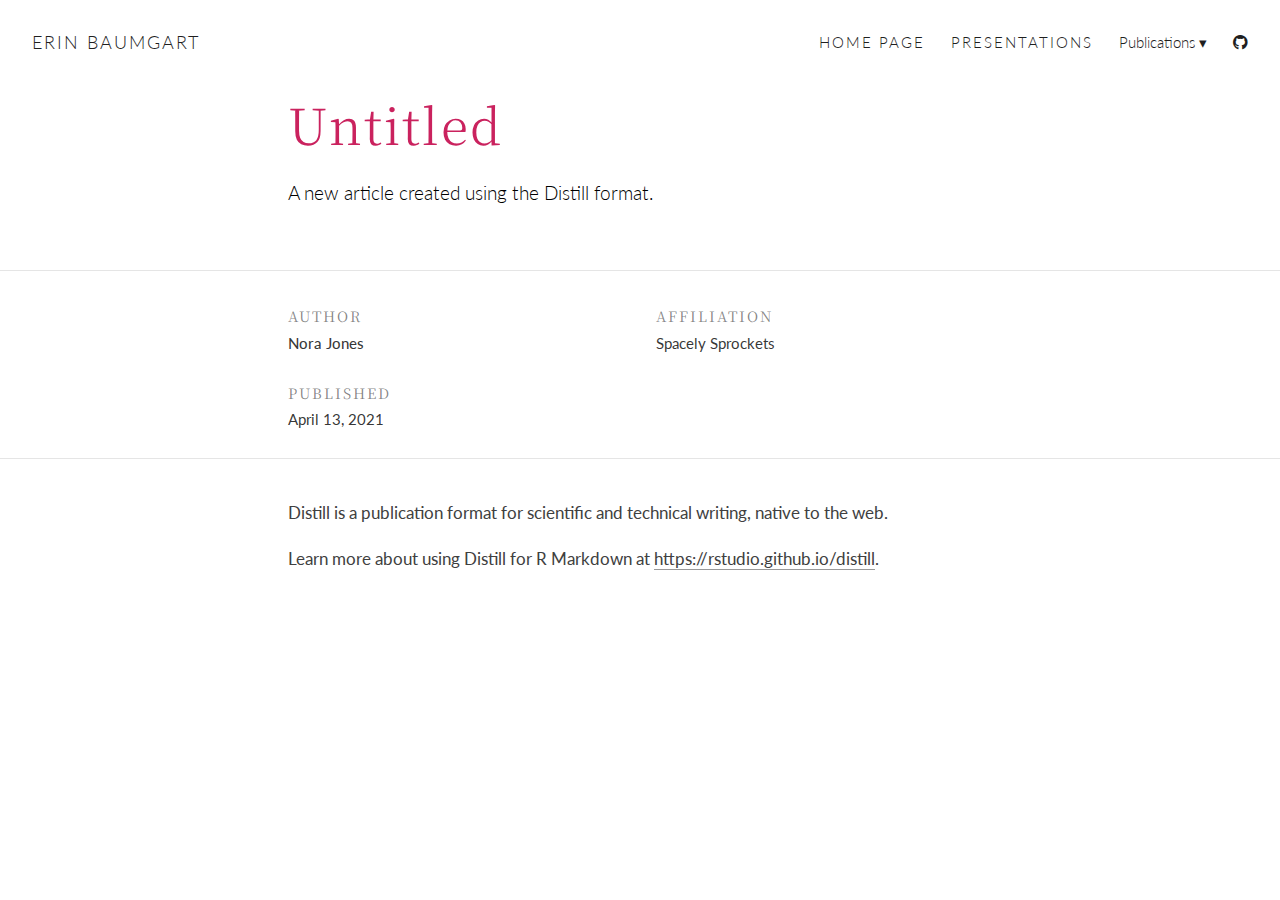
<file: docs/teaching.html>
<!DOCTYPE html>

<html xmlns="http://www.w3.org/1999/xhtml" lang="" xml:lang="">

<head>
  <meta charset="utf-8"/>
  <meta name="viewport" content="width=device-width, initial-scale=1"/>
  <meta http-equiv="X-UA-Compatible" content="IE=Edge,chrome=1"/>
  <meta name="generator" content="distill" />

  <style type="text/css">
  /* Hide doc at startup (prevent jankiness while JS renders/transforms) */
  body {
    visibility: hidden;
  }
  </style>

 <!--radix_placeholder_import_source-->
 <!--/radix_placeholder_import_source-->

<style type="text/css">code{white-space: pre;}</style>
<style type="text/css" data-origin="pandoc">
a.sourceLine { display: inline-block; line-height: 1.25; }
a.sourceLine { pointer-events: none; color: inherit; text-decoration: inherit; }
a.sourceLine:empty { height: 1.2em; }
.sourceCode { overflow: visible; }
code.sourceCode { white-space: pre; position: relative; }
div.sourceCode { margin: 1em 0; }
pre.sourceCode { margin: 0; }
@media screen {
div.sourceCode { overflow: auto; }
}
@media print {
code.sourceCode { white-space: pre-wrap; }
a.sourceLine { text-indent: -1em; padding-left: 1em; }
}
pre.numberSource a.sourceLine
  { position: relative; left: -4em; }
pre.numberSource a.sourceLine::before
  { content: attr(title);
    position: relative; left: -1em; text-align: right; vertical-align: baseline;
    border: none; pointer-events: all; display: inline-block;
    -webkit-touch-callout: none; -webkit-user-select: none;
    -khtml-user-select: none; -moz-user-select: none;
    -ms-user-select: none; user-select: none;
    padding: 0 4px; width: 4em;
    color: #aaaaaa;
  }
pre.numberSource { margin-left: 3em; border-left: 1px solid #aaaaaa;  padding-left: 4px; }
div.sourceCode
  {  }
@media screen {
a.sourceLine::before { text-decoration: underline; }
}
code span.al { color: #ad0000; } /* Alert */
code span.an { color: #5e5e5e; } /* Annotation */
code span.at { color: #20794d; } /* Attribute */
code span.bn { color: #ad0000; } /* BaseN */
code span.bu { } /* BuiltIn */
code span.cf { color: #007ba5; } /* ControlFlow */
code span.ch { color: #20794d; } /* Char */
code span.cn { color: #8f5902; } /* Constant */
code span.co { color: #5e5e5e; } /* Comment */
code span.cv { color: #5e5e5e; font-style: italic; } /* CommentVar */
code span.do { color: #5e5e5e; font-style: italic; } /* Documentation */
code span.dt { color: #ad0000; } /* DataType */
code span.dv { color: #ad0000; } /* DecVal */
code span.er { color: #ad0000; } /* Error */
code span.ex { } /* Extension */
code span.fl { color: #ad0000; } /* Float */
code span.fu { color: #4758ab; } /* Function */
code span.im { } /* Import */
code span.in { color: #5e5e5e; } /* Information */
code span.kw { color: #007ba5; } /* Keyword */
code span.op { color: #5e5e5e; } /* Operator */
code span.ot { color: #007ba5; } /* Other */
code span.pp { color: #ad0000; } /* Preprocessor */
code span.sc { color: #20794d; } /* SpecialChar */
code span.ss { color: #20794d; } /* SpecialString */
code span.st { color: #20794d; } /* String */
code span.va { color: #111111; } /* Variable */
code span.vs { color: #20794d; } /* VerbatimString */
code span.wa { color: #5e5e5e; font-style: italic; } /* Warning */
</style>

  <!--radix_placeholder_meta_tags-->
  <title>Erin Baumgart: Untitled</title>
  
  <meta property="description" itemprop="description" content="A new article created using the Distill format."/>
  
  
  <!--  https://schema.org/Article -->
  <meta property="article:published" itemprop="datePublished" content="2021-04-13"/>
  <meta property="article:created" itemprop="dateCreated" content="2021-04-13"/>
  <meta name="article:author" content="Nora Jones"/>
  
  <!--  https://developers.facebook.com/docs/sharing/webmasters#markup -->
  <meta property="og:title" content="Erin Baumgart: Untitled"/>
  <meta property="og:type" content="article"/>
  <meta property="og:description" content="A new article created using the Distill format."/>
  <meta property="og:locale" content="en_US"/>
  <meta property="og:site_name" content="Erin Baumgart"/>
  
  <!--  https://dev.twitter.com/cards/types/summary -->
  <meta property="twitter:card" content="summary"/>
  <meta property="twitter:title" content="Erin Baumgart: Untitled"/>
  <meta property="twitter:description" content="A new article created using the Distill format."/>
  
  <!--/radix_placeholder_meta_tags-->
  <!--radix_placeholder_rmarkdown_metadata-->
  
  <script type="text/json" id="radix-rmarkdown-metadata">
  {"type":"list","attributes":{"names":{"type":"character","attributes":{},"value":["title","description","author","date","output"]}},"value":[{"type":"character","attributes":{},"value":["Untitled"]},{"type":"character","attributes":{},"value":["A new article created using the Distill format.\n"]},{"type":"list","attributes":{},"value":[{"type":"list","attributes":{"names":{"type":"character","attributes":{},"value":["name","url","affiliation","affiliation_url"]}},"value":[{"type":"character","attributes":{},"value":["Nora Jones"]},{"type":"character","attributes":{},"value":["https://example.com/norajones"]},{"type":"character","attributes":{},"value":["Spacely Sprockets"]},{"type":"character","attributes":{},"value":["https://example.com/spacelysprokets"]}]}]},{"type":"character","attributes":{},"value":["2021-04-13"]},{"type":"character","attributes":{},"value":["distill::distill_article"]}]}
  </script>
  <!--/radix_placeholder_rmarkdown_metadata-->
  <!--radix_placeholder_navigation_in_header-->
  <meta name="distill:offset" content=""/>
  
  <script type="application/javascript">
  
    window.headroom_prevent_pin = false;
  
    window.document.addEventListener("DOMContentLoaded", function (event) {
  
      // initialize headroom for banner
      var header = $('header').get(0);
      var headerHeight = header.offsetHeight;
      var headroom = new Headroom(header, {
        tolerance: 5,
        onPin : function() {
          if (window.headroom_prevent_pin) {
            window.headroom_prevent_pin = false;
            headroom.unpin();
          }
        }
      });
      headroom.init();
      if(window.location.hash)
        headroom.unpin();
      $(header).addClass('headroom--transition');
  
      // offset scroll location for banner on hash change
      // (see: https://github.com/WickyNilliams/headroom.js/issues/38)
      window.addEventListener("hashchange", function(event) {
        window.scrollTo(0, window.pageYOffset - (headerHeight + 25));
      });
  
      // responsive menu
      $('.distill-site-header').each(function(i, val) {
        var topnav = $(this);
        var toggle = topnav.find('.nav-toggle');
        toggle.on('click', function() {
          topnav.toggleClass('responsive');
        });
      });
  
      // nav dropdowns
      $('.nav-dropbtn').click(function(e) {
        $(this).next('.nav-dropdown-content').toggleClass('nav-dropdown-active');
        $(this).parent().siblings('.nav-dropdown')
           .children('.nav-dropdown-content').removeClass('nav-dropdown-active');
      });
      $("body").click(function(e){
        $('.nav-dropdown-content').removeClass('nav-dropdown-active');
      });
      $(".nav-dropdown").click(function(e){
        e.stopPropagation();
      });
    });
  </script>
  
  <style type="text/css">
  
  /* Theme (user-documented overrideables for nav appearance) */
  
  .distill-site-nav {
    color: rgba(255, 255, 255, 0.8);
    background-color: #0F2E3D;
    font-size: 15px;
    font-weight: 300;
  }
  
  .distill-site-nav a {
    color: inherit;
    text-decoration: none;
  }
  
  .distill-site-nav a:hover {
    color: white;
  }
  
  @media print {
    .distill-site-nav {
      display: none;
    }
  }
  
  .distill-site-header {
  
  }
  
  .distill-site-footer {
  
  }
  
  
  /* Site Header */
  
  .distill-site-header {
    width: 100%;
    box-sizing: border-box;
    z-index: 3;
  }
  
  .distill-site-header .nav-left {
    display: inline-block;
    margin-left: 8px;
  }
  
  @media screen and (max-width: 768px) {
    .distill-site-header .nav-left {
      margin-left: 0;
    }
  }
  
  
  .distill-site-header .nav-right {
    float: right;
    margin-right: 8px;
  }
  
  .distill-site-header a,
  .distill-site-header .title {
    display: inline-block;
    text-align: center;
    padding: 14px 10px 14px 10px;
  }
  
  .distill-site-header .title {
    font-size: 18px;
    min-width: 150px;
  }
  
  .distill-site-header .logo {
    padding: 0;
  }
  
  .distill-site-header .logo img {
    display: none;
    max-height: 20px;
    width: auto;
    margin-bottom: -4px;
  }
  
  .distill-site-header .nav-image img {
    max-height: 18px;
    width: auto;
    display: inline-block;
    margin-bottom: -3px;
  }
  
  
  
  @media screen and (min-width: 1000px) {
    .distill-site-header .logo img {
      display: inline-block;
    }
    .distill-site-header .nav-left {
      margin-left: 20px;
    }
    .distill-site-header .nav-right {
      margin-right: 20px;
    }
    .distill-site-header .title {
      padding-left: 12px;
    }
  }
  
  
  .distill-site-header .nav-toggle {
    display: none;
  }
  
  .nav-dropdown {
    display: inline-block;
    position: relative;
  }
  
  .nav-dropdown .nav-dropbtn {
    border: none;
    outline: none;
    color: rgba(255, 255, 255, 0.8);
    padding: 16px 10px;
    background-color: transparent;
    font-family: inherit;
    font-size: inherit;
    font-weight: inherit;
    margin: 0;
    margin-top: 1px;
    z-index: 2;
  }
  
  .nav-dropdown-content {
    display: none;
    position: absolute;
    background-color: white;
    min-width: 200px;
    border: 1px solid rgba(0,0,0,0.15);
    border-radius: 4px;
    box-shadow: 0px 8px 16px 0px rgba(0,0,0,0.1);
    z-index: 1;
    margin-top: 2px;
    white-space: nowrap;
    padding-top: 4px;
    padding-bottom: 4px;
  }
  
  .nav-dropdown-content hr {
    margin-top: 4px;
    margin-bottom: 4px;
    border: none;
    border-bottom: 1px solid rgba(0, 0, 0, 0.1);
  }
  
  .nav-dropdown-active {
    display: block;
  }
  
  .nav-dropdown-content a, .nav-dropdown-content .nav-dropdown-header {
    color: black;
    padding: 6px 24px;
    text-decoration: none;
    display: block;
    text-align: left;
  }
  
  .nav-dropdown-content .nav-dropdown-header {
    display: block;
    padding: 5px 24px;
    padding-bottom: 0;
    text-transform: uppercase;
    font-size: 14px;
    color: #999999;
    white-space: nowrap;
  }
  
  .nav-dropdown:hover .nav-dropbtn {
    color: white;
  }
  
  .nav-dropdown-content a:hover {
    background-color: #ddd;
    color: black;
  }
  
  .nav-right .nav-dropdown-content {
    margin-left: -45%;
    right: 0;
  }
  
  @media screen and (max-width: 768px) {
    .distill-site-header a, .distill-site-header .nav-dropdown  {display: none;}
    .distill-site-header a.nav-toggle {
      float: right;
      display: block;
    }
    .distill-site-header .title {
      margin-left: 0;
    }
    .distill-site-header .nav-right {
      margin-right: 0;
    }
    .distill-site-header {
      overflow: hidden;
    }
    .nav-right .nav-dropdown-content {
      margin-left: 0;
    }
  }
  
  
  @media screen and (max-width: 768px) {
    .distill-site-header.responsive {position: relative; min-height: 500px; }
    .distill-site-header.responsive a.nav-toggle {
      position: absolute;
      right: 0;
      top: 0;
    }
    .distill-site-header.responsive a,
    .distill-site-header.responsive .nav-dropdown {
      display: block;
      text-align: left;
    }
    .distill-site-header.responsive .nav-left,
    .distill-site-header.responsive .nav-right {
      width: 100%;
    }
    .distill-site-header.responsive .nav-dropdown {float: none;}
    .distill-site-header.responsive .nav-dropdown-content {position: relative;}
    .distill-site-header.responsive .nav-dropdown .nav-dropbtn {
      display: block;
      width: 100%;
      text-align: left;
    }
  }
  
  /* Site Footer */
  
  .distill-site-footer {
    width: 100%;
    overflow: hidden;
    box-sizing: border-box;
    z-index: 3;
    margin-top: 30px;
    padding-top: 30px;
    padding-bottom: 30px;
    text-align: center;
  }
  
  /* Headroom */
  
  d-title {
    padding-top: 6rem;
  }
  
  @media print {
    d-title {
      padding-top: 4rem;
    }
  }
  
  .headroom {
    z-index: 1000;
    position: fixed;
    top: 0;
    left: 0;
    right: 0;
  }
  
  .headroom--transition {
    transition: all .4s ease-in-out;
  }
  
  .headroom--unpinned {
    top: -100px;
  }
  
  .headroom--pinned {
    top: 0;
  }
  
  /* adjust viewport for navbar height */
  /* helps vertically center bootstrap (non-distill) content */
  .min-vh-100 {
    min-height: calc(100vh - 100px) !important;
  }
  
  </style>
  
  <script src="site_libs/jquery-1.11.3/jquery.min.js"></script>
  <link href="site_libs/font-awesome-5.1.0/css/all.css" rel="stylesheet"/>
  <link href="site_libs/font-awesome-5.1.0/css/v4-shims.css" rel="stylesheet"/>
  <script src="site_libs/headroom-0.9.4/headroom.min.js"></script>
  <script src="site_libs/autocomplete-0.37.1/autocomplete.min.js"></script>
  <script src="site_libs/fuse-6.4.1/fuse.min.js"></script>
  
  <script type="application/javascript">
  
  function getMeta(metaName) {
    var metas = document.getElementsByTagName('meta');
    for (let i = 0; i < metas.length; i++) {
      if (metas[i].getAttribute('name') === metaName) {
        return metas[i].getAttribute('content');
      }
    }
    return '';
  }
  
  function offsetURL(url) {
    var offset = getMeta('distill:offset');
    return offset ? offset + '/' + url : url;
  }
  
  function createFuseIndex() {
  
    // create fuse index
    var options = {
      keys: [
        { name: 'title', weight: 20 },
        { name: 'categories', weight: 15 },
        { name: 'description', weight: 10 },
        { name: 'contents', weight: 5 },
      ],
      ignoreLocation: true,
      threshold: 0
    };
    var fuse = new window.Fuse([], options);
  
    // fetch the main search.json
    return fetch(offsetURL('search.json'))
      .then(function(response) {
        if (response.status == 200) {
          return response.json().then(function(json) {
            // index main articles
            json.articles.forEach(function(article) {
              fuse.add(article);
            });
            // download collections and index their articles
            return Promise.all(json.collections.map(function(collection) {
              return fetch(offsetURL(collection)).then(function(response) {
                if (response.status === 200) {
                  return response.json().then(function(articles) {
                    articles.forEach(function(article) {
                      fuse.add(article);
                    });
                  })
                } else {
                  return Promise.reject(
                    new Error('Unexpected status from search index request: ' +
                              response.status)
                  );
                }
              });
            })).then(function() {
              return fuse;
            });
          });
  
        } else {
          return Promise.reject(
            new Error('Unexpected status from search index request: ' +
                        response.status)
          );
        }
      });
  }
  
  window.document.addEventListener("DOMContentLoaded", function (event) {
  
    // get search element (bail if we don't have one)
    var searchEl = window.document.getElementById('distill-search');
    if (!searchEl)
      return;
  
    createFuseIndex()
      .then(function(fuse) {
  
        // make search box visible
        searchEl.classList.remove('hidden');
  
        // initialize autocomplete
        var options = {
          autoselect: true,
          hint: false,
          minLength: 2,
        };
        window.autocomplete(searchEl, options, [{
          source: function(query, callback) {
            const searchOptions = {
              isCaseSensitive: false,
              shouldSort: true,
              minMatchCharLength: 2,
              limit: 10,
            };
            var results = fuse.search(query, searchOptions);
            callback(results
              .map(function(result) { return result.item; })
            );
          },
          templates: {
            suggestion: function(suggestion) {
              var img = suggestion.preview && Object.keys(suggestion.preview).length > 0
                ? `<img src="${offsetURL(suggestion.preview)}"</img>`
                : '';
              var html = `
                <div class="search-item">
                  <h3>${suggestion.title}</h3>
                  <div class="search-item-description">
                    ${suggestion.description || ''}
                  </div>
                  <div class="search-item-preview">
                    ${img}
                  </div>
                </div>
              `;
              return html;
            }
          }
        }]).on('autocomplete:selected', function(event, suggestion) {
          window.location.href = offsetURL(suggestion.path);
        });
        // remove inline display style on autocompleter (we want to
        // manage responsive display via css)
        $('.algolia-autocomplete').css("display", "");
      })
      .catch(function(error) {
        console.log(error);
      });
  
  });
  
  </script>
  
  <style type="text/css">
  
  .nav-search {
    font-size: x-small;
  }
  
  /* Algolioa Autocomplete */
  
  .algolia-autocomplete {
    display: inline-block;
    margin-left: 10px;
    vertical-align: sub;
    background-color: white;
    color: black;
    padding: 6px;
    padding-top: 8px;
    padding-bottom: 0;
    border-radius: 6px;
    border: 1px #0F2E3D solid;
    width: 180px;
  }
  
  
  @media screen and (max-width: 768px) {
    .distill-site-nav .algolia-autocomplete {
      display: none;
      visibility: hidden;
    }
    .distill-site-nav.responsive .algolia-autocomplete {
      display: inline-block;
      visibility: visible;
    }
    .distill-site-nav.responsive .algolia-autocomplete .aa-dropdown-menu {
      margin-left: 0;
      width: 400px;
      max-height: 400px;
    }
  }
  
  .algolia-autocomplete .aa-input, .algolia-autocomplete .aa-hint {
    width: 90%;
    outline: none;
    border: none;
  }
  
  .algolia-autocomplete .aa-hint {
    color: #999;
  }
  .algolia-autocomplete .aa-dropdown-menu {
    width: 550px;
    max-height: 70vh;
    overflow-x: visible;
    overflow-y: scroll;
    padding: 5px;
    margin-top: 3px;
    margin-left: -150px;
    background-color: #fff;
    border-radius: 5px;
    border: 1px solid #999;
    border-top: none;
  }
  
  .algolia-autocomplete .aa-dropdown-menu .aa-suggestion {
    cursor: pointer;
    padding: 5px 4px;
    border-bottom: 1px solid #eee;
  }
  
  .algolia-autocomplete .aa-dropdown-menu .aa-suggestion:last-of-type {
    border-bottom: none;
    margin-bottom: 2px;
  }
  
  .algolia-autocomplete .aa-dropdown-menu .aa-suggestion .search-item {
    overflow: hidden;
    font-size: 0.8em;
    line-height: 1.4em;
  }
  
  .algolia-autocomplete .aa-dropdown-menu .aa-suggestion .search-item h3 {
    font-size: 1rem;
    margin-block-start: 0;
    margin-block-end: 5px;
  }
  
  .algolia-autocomplete .aa-dropdown-menu .aa-suggestion .search-item-description {
    display: inline-block;
    overflow: hidden;
    height: 2.8em;
    width: 80%;
    margin-right: 4%;
  }
  
  .algolia-autocomplete .aa-dropdown-menu .aa-suggestion .search-item-preview {
    display: inline-block;
    width: 15%;
  }
  
  .algolia-autocomplete .aa-dropdown-menu .aa-suggestion .search-item-preview img {
    height: 3em;
    width: auto;
    display: none;
  }
  
  .algolia-autocomplete .aa-dropdown-menu .aa-suggestion .search-item-preview img[src] {
    display: initial;
  }
  
  .algolia-autocomplete .aa-dropdown-menu .aa-suggestion.aa-cursor {
    background-color: #eee;
  }
  .algolia-autocomplete .aa-dropdown-menu .aa-suggestion em {
    font-weight: bold;
    font-style: normal;
  }
  
  </style>
  
  
  <!--/radix_placeholder_navigation_in_header-->
  <!--radix_placeholder_distill-->
  
  <style type="text/css">
  
  body {
    background-color: white;
  }
  
  .pandoc-table {
    width: 100%;
  }
  
  .pandoc-table>caption {
    margin-bottom: 10px;
  }
  
  .pandoc-table th:not([align]) {
    text-align: left;
  }
  
  .pagedtable-footer {
    font-size: 15px;
  }
  
  d-byline .byline {
    grid-template-columns: 2fr 2fr;
  }
  
  d-byline .byline h3 {
    margin-block-start: 1.5em;
  }
  
  d-byline .byline .authors-affiliations h3 {
    margin-block-start: 0.5em;
  }
  
  .authors-affiliations .orcid-id {
    width: 16px;
    height:16px;
    margin-left: 4px;
    margin-right: 4px;
    vertical-align: middle;
    padding-bottom: 2px;
  }
  
  d-title .dt-tags {
    margin-top: 1em;
    grid-column: text;
  }
  
  .dt-tags .dt-tag {
    text-decoration: none;
    display: inline-block;
    color: rgba(0,0,0,0.6);
    padding: 0em 0.4em;
    margin-right: 0.5em;
    margin-bottom: 0.4em;
    font-size: 70%;
    border: 1px solid rgba(0,0,0,0.2);
    border-radius: 3px;
    text-transform: uppercase;
    font-weight: 500;
  }
  
  d-article table.gt_table td,
  d-article table.gt_table th {
    border-bottom: none;
  }
  
  .html-widget {
    margin-bottom: 2.0em;
  }
  
  .l-screen-inset {
    padding-right: 16px;
  }
  
  .l-screen .caption {
    margin-left: 10px;
  }
  
  .shaded {
    background: rgb(247, 247, 247);
    padding-top: 20px;
    padding-bottom: 20px;
    border-top: 1px solid rgba(0, 0, 0, 0.1);
    border-bottom: 1px solid rgba(0, 0, 0, 0.1);
  }
  
  .shaded .html-widget {
    margin-bottom: 0;
    border: 1px solid rgba(0, 0, 0, 0.1);
  }
  
  .shaded .shaded-content {
    background: white;
  }
  
  .text-output {
    margin-top: 0;
    line-height: 1.5em;
  }
  
  .hidden {
    display: none !important;
  }
  
  d-article {
    padding-top: 2.5rem;
    padding-bottom: 30px;
  }
  
  d-appendix {
    padding-top: 30px;
  }
  
  d-article>p>img {
    width: 100%;
  }
  
  d-article h2 {
    margin: 1rem 0 1.5rem 0;
  }
  
  d-article h3 {
    margin-top: 1.5rem;
  }
  
  d-article iframe {
    border: 1px solid rgba(0, 0, 0, 0.1);
    margin-bottom: 2.0em;
    width: 100%;
  }
  
  /* Tweak code blocks */
  
  d-article div.sourceCode code,
  d-article pre code {
    font-family: Consolas, Monaco, 'Andale Mono', 'Ubuntu Mono', monospace;
  }
  
  d-article pre,
  d-article div.sourceCode,
  d-article div.sourceCode pre {
    overflow: auto;
  }
  
  d-article div.sourceCode {
    background-color: white;
  }
  
  d-article div.sourceCode pre {
    padding-left: 10px;
    font-size: 12px;
    border-left: 2px solid rgba(0,0,0,0.1);
  }
  
  d-article pre {
    font-size: 12px;
    color: black;
    background: none;
    margin-top: 0;
    text-align: left;
    white-space: pre;
    word-spacing: normal;
    word-break: normal;
    word-wrap: normal;
    line-height: 1.5;
  
    -moz-tab-size: 4;
    -o-tab-size: 4;
    tab-size: 4;
  
    -webkit-hyphens: none;
    -moz-hyphens: none;
    -ms-hyphens: none;
    hyphens: none;
  }
  
  d-article pre a {
    border-bottom: none;
  }
  
  d-article pre a:hover {
    border-bottom: none;
    text-decoration: underline;
  }
  
  d-article details {
    grid-column: text;
    margin-bottom: 0.8em;
  }
  
  @media(min-width: 768px) {
  
  d-article pre,
  d-article div.sourceCode,
  d-article div.sourceCode pre {
    overflow: visible !important;
  }
  
  d-article div.sourceCode pre {
    padding-left: 18px;
    font-size: 14px;
  }
  
  d-article pre {
    font-size: 14px;
  }
  
  }
  
  figure img.external {
    background: white;
    border: 1px solid rgba(0, 0, 0, 0.1);
    box-shadow: 0 1px 8px rgba(0, 0, 0, 0.1);
    padding: 18px;
    box-sizing: border-box;
  }
  
  /* CSS for d-contents */
  
  .d-contents {
    grid-column: text;
    color: rgba(0,0,0,0.8);
    font-size: 0.9em;
    padding-bottom: 1em;
    margin-bottom: 1em;
    padding-bottom: 0.5em;
    margin-bottom: 1em;
    padding-left: 0.25em;
    justify-self: start;
  }
  
  @media(min-width: 1000px) {
    .d-contents.d-contents-float {
      height: 0;
      grid-column-start: 1;
      grid-column-end: 4;
      justify-self: center;
      padding-right: 3em;
      padding-left: 2em;
    }
  }
  
  .d-contents nav h3 {
    font-size: 18px;
    margin-top: 0;
    margin-bottom: 1em;
  }
  
  .d-contents li {
    list-style-type: none
  }
  
  .d-contents nav > ul {
    padding-left: 0;
  }
  
  .d-contents ul {
    padding-left: 1em
  }
  
  .d-contents nav ul li {
    margin-top: 0.6em;
    margin-bottom: 0.2em;
  }
  
  .d-contents nav a {
    font-size: 13px;
    border-bottom: none;
    text-decoration: none
    color: rgba(0, 0, 0, 0.8);
  }
  
  .d-contents nav a:hover {
    text-decoration: underline solid rgba(0, 0, 0, 0.6)
  }
  
  .d-contents nav > ul > li > a {
    font-weight: 600;
  }
  
  .d-contents nav > ul > li > ul {
    font-weight: inherit;
  }
  
  .d-contents nav > ul > li > ul > li {
    margin-top: 0.2em;
  }
  
  
  .d-contents nav ul {
    margin-top: 0;
    margin-bottom: 0.25em;
  }
  
  .d-article-with-toc h2:nth-child(2) {
    margin-top: 0;
  }
  
  
  /* Figure */
  
  .figure {
    position: relative;
    margin-bottom: 2.5em;
    margin-top: 1.5em;
  }
  
  .figure img {
    width: 100%;
  }
  
  .figure .caption {
    color: rgba(0, 0, 0, 0.6);
    font-size: 12px;
    line-height: 1.5em;
  }
  
  .figure img.external {
    background: white;
    border: 1px solid rgba(0, 0, 0, 0.1);
    box-shadow: 0 1px 8px rgba(0, 0, 0, 0.1);
    padding: 18px;
    box-sizing: border-box;
  }
  
  .figure .caption a {
    color: rgba(0, 0, 0, 0.6);
  }
  
  .figure .caption b,
  .figure .caption strong, {
    font-weight: 600;
    color: rgba(0, 0, 0, 1.0);
  }
  
  /* Citations */
  
  d-article .citation {
    color: inherit;
    cursor: inherit;
  }
  
  div.hanging-indent{
    margin-left: 1em; text-indent: -1em;
  }
  
  /* Citation hover box */
  
  .tippy-box[data-theme~=light-border] {
    background-color: rgba(250, 250, 250, 0.95);
  }
  
  .tippy-content > p {
    margin-bottom: 0;
    padding: 2px;
  }
  
  
  /* Tweak 1000px media break to show more text */
  
  @media(min-width: 1000px) {
    .base-grid,
    distill-header,
    d-title,
    d-abstract,
    d-article,
    d-appendix,
    distill-appendix,
    d-byline,
    d-footnote-list,
    d-citation-list,
    distill-footer {
      grid-template-columns: [screen-start] 1fr [page-start kicker-start] 80px [middle-start] 50px [text-start kicker-end] 65px 65px 65px 65px 65px 65px 65px 65px [text-end gutter-start] 65px [middle-end] 65px [page-end gutter-end] 1fr [screen-end];
      grid-column-gap: 16px;
    }
  
    .grid {
      grid-column-gap: 16px;
    }
  
    d-article {
      font-size: 1.06rem;
      line-height: 1.7em;
    }
    figure .caption, .figure .caption, figure figcaption {
      font-size: 13px;
    }
  }
  
  @media(min-width: 1180px) {
    .base-grid,
    distill-header,
    d-title,
    d-abstract,
    d-article,
    d-appendix,
    distill-appendix,
    d-byline,
    d-footnote-list,
    d-citation-list,
    distill-footer {
      grid-template-columns: [screen-start] 1fr [page-start kicker-start] 60px [middle-start] 60px [text-start kicker-end] 60px 60px 60px 60px 60px 60px 60px 60px [text-end gutter-start] 60px [middle-end] 60px [page-end gutter-end] 1fr [screen-end];
      grid-column-gap: 32px;
    }
  
    .grid {
      grid-column-gap: 32px;
    }
  }
  
  
  /* Get the citation styles for the appendix (not auto-injected on render since
     we do our own rendering of the citation appendix) */
  
  d-appendix .citation-appendix,
  .d-appendix .citation-appendix {
    font-size: 11px;
    line-height: 15px;
    border-left: 1px solid rgba(0, 0, 0, 0.1);
    padding-left: 18px;
    border: 1px solid rgba(0,0,0,0.1);
    background: rgba(0, 0, 0, 0.02);
    padding: 10px 18px;
    border-radius: 3px;
    color: rgba(150, 150, 150, 1);
    overflow: hidden;
    margin-top: -12px;
    white-space: pre-wrap;
    word-wrap: break-word;
  }
  
  /* Include appendix styles here so they can be overridden */
  
  d-appendix {
    contain: layout style;
    font-size: 0.8em;
    line-height: 1.7em;
    margin-top: 60px;
    margin-bottom: 0;
    border-top: 1px solid rgba(0, 0, 0, 0.1);
    color: rgba(0,0,0,0.5);
    padding-top: 60px;
    padding-bottom: 48px;
  }
  
  d-appendix h3 {
    grid-column: page-start / text-start;
    font-size: 15px;
    font-weight: 500;
    margin-top: 1em;
    margin-bottom: 0;
    color: rgba(0,0,0,0.65);
  }
  
  d-appendix h3 + * {
    margin-top: 1em;
  }
  
  d-appendix ol {
    padding: 0 0 0 15px;
  }
  
  @media (min-width: 768px) {
    d-appendix ol {
      padding: 0 0 0 30px;
      margin-left: -30px;
    }
  }
  
  d-appendix li {
    margin-bottom: 1em;
  }
  
  d-appendix a {
    color: rgba(0, 0, 0, 0.6);
  }
  
  d-appendix > * {
    grid-column: text;
  }
  
  d-appendix > d-footnote-list,
  d-appendix > d-citation-list,
  d-appendix > distill-appendix {
    grid-column: screen;
  }
  
  /* Include footnote styles here so they can be overridden */
  
  d-footnote-list {
    contain: layout style;
  }
  
  d-footnote-list > * {
    grid-column: text;
  }
  
  d-footnote-list a.footnote-backlink {
    color: rgba(0,0,0,0.3);
    padding-left: 0.5em;
  }
  
  
  
  /* Anchor.js */
  
  .anchorjs-link {
    /*transition: all .25s linear; */
    text-decoration: none;
    border-bottom: none;
  }
  *:hover > .anchorjs-link {
    margin-left: -1.125em !important;
    text-decoration: none;
    border-bottom: none;
  }
  
  /* Social footer */
  
  .social_footer {
    margin-top: 30px;
    margin-bottom: 0;
    color: rgba(0,0,0,0.67);
  }
  
  .disqus-comments {
    margin-right: 30px;
  }
  
  .disqus-comment-count {
    border-bottom: 1px solid rgba(0, 0, 0, 0.4);
    cursor: pointer;
  }
  
  #disqus_thread {
    margin-top: 30px;
  }
  
  .article-sharing a {
    border-bottom: none;
    margin-right: 8px;
  }
  
  .article-sharing a:hover {
    border-bottom: none;
  }
  
  .sidebar-section.subscribe {
    font-size: 12px;
    line-height: 1.6em;
  }
  
  .subscribe p {
    margin-bottom: 0.5em;
  }
  
  
  .article-footer .subscribe {
    font-size: 15px;
    margin-top: 45px;
  }
  
  
  .sidebar-section.custom {
    font-size: 12px;
    line-height: 1.6em;
  }
  
  .custom p {
    margin-bottom: 0.5em;
  }
  
  /* Styles for listing layout (hide title) */
  .layout-listing d-title, .layout-listing .d-title {
    display: none;
  }
  
  /* Styles for posts lists (not auto-injected) */
  
  
  .posts-with-sidebar {
    padding-left: 45px;
    padding-right: 45px;
  }
  
  .posts-list .description h2,
  .posts-list .description p {
    font-family: -apple-system, BlinkMacSystemFont, "Segoe UI", Roboto, Oxygen, Ubuntu, Cantarell, "Fira Sans", "Droid Sans", "Helvetica Neue", Arial, sans-serif;
  }
  
  .posts-list .description h2 {
    font-weight: 700;
    border-bottom: none;
    padding-bottom: 0;
  }
  
  .posts-list h2.post-tag {
    border-bottom: 1px solid rgba(0, 0, 0, 0.2);
    padding-bottom: 12px;
  }
  .posts-list {
    margin-top: 60px;
    margin-bottom: 24px;
  }
  
  .posts-list .post-preview {
    text-decoration: none;
    overflow: hidden;
    display: block;
    border-bottom: 1px solid rgba(0, 0, 0, 0.1);
    padding: 24px 0;
  }
  
  .post-preview-last {
    border-bottom: none !important;
  }
  
  .posts-list .posts-list-caption {
    grid-column: screen;
    font-weight: 400;
  }
  
  .posts-list .post-preview h2 {
    margin: 0 0 6px 0;
    line-height: 1.2em;
    font-style: normal;
    font-size: 24px;
  }
  
  .posts-list .post-preview p {
    margin: 0 0 12px 0;
    line-height: 1.4em;
    font-size: 16px;
  }
  
  .posts-list .post-preview .thumbnail {
    box-sizing: border-box;
    margin-bottom: 24px;
    position: relative;
    max-width: 500px;
  }
  .posts-list .post-preview img {
    width: 100%;
    display: block;
  }
  
  .posts-list .metadata {
    font-size: 12px;
    line-height: 1.4em;
    margin-bottom: 18px;
  }
  
  .posts-list .metadata > * {
    display: inline-block;
  }
  
  .posts-list .metadata .publishedDate {
    margin-right: 2em;
  }
  
  .posts-list .metadata .dt-authors {
    display: block;
    margin-top: 0.3em;
    margin-right: 2em;
  }
  
  .posts-list .dt-tags {
    display: block;
    line-height: 1em;
  }
  
  .posts-list .dt-tags .dt-tag {
    display: inline-block;
    color: rgba(0,0,0,0.6);
    padding: 0.3em 0.4em;
    margin-right: 0.2em;
    margin-bottom: 0.4em;
    font-size: 60%;
    border: 1px solid rgba(0,0,0,0.2);
    border-radius: 3px;
    text-transform: uppercase;
    font-weight: 500;
  }
  
  .posts-list img {
    opacity: 1;
  }
  
  .posts-list img[data-src] {
    opacity: 0;
  }
  
  .posts-more {
    clear: both;
  }
  
  
  .posts-sidebar {
    font-size: 16px;
  }
  
  .posts-sidebar h3 {
    font-size: 16px;
    margin-top: 0;
    margin-bottom: 0.5em;
    font-weight: 400;
    text-transform: uppercase;
  }
  
  .sidebar-section {
    margin-bottom: 30px;
  }
  
  .categories ul {
    list-style-type: none;
    margin: 0;
    padding: 0;
  }
  
  .categories li {
    color: rgba(0, 0, 0, 0.8);
    margin-bottom: 0;
  }
  
  .categories li>a {
    border-bottom: none;
  }
  
  .categories li>a:hover {
    border-bottom: 1px solid rgba(0, 0, 0, 0.4);
  }
  
  .categories .active {
    font-weight: 600;
  }
  
  .categories .category-count {
    color: rgba(0, 0, 0, 0.4);
  }
  
  
  @media(min-width: 768px) {
    .posts-list .post-preview h2 {
      font-size: 26px;
    }
    .posts-list .post-preview .thumbnail {
      float: right;
      width: 30%;
      margin-bottom: 0;
    }
    .posts-list .post-preview .description {
      float: left;
      width: 45%;
    }
    .posts-list .post-preview .metadata {
      float: left;
      width: 20%;
      margin-top: 8px;
    }
    .posts-list .post-preview p {
      margin: 0 0 12px 0;
      line-height: 1.5em;
      font-size: 16px;
    }
    .posts-with-sidebar .posts-list {
      float: left;
      width: 75%;
    }
    .posts-with-sidebar .posts-sidebar {
      float: right;
      width: 20%;
      margin-top: 60px;
      padding-top: 24px;
      padding-bottom: 24px;
    }
  }
  
  
  /* Improve display for browsers without grid (IE/Edge <= 15) */
  
  .downlevel {
    line-height: 1.6em;
    font-family: -apple-system, BlinkMacSystemFont, "Segoe UI", Roboto, Oxygen, Ubuntu, Cantarell, "Fira Sans", "Droid Sans", "Helvetica Neue", Arial, sans-serif;
    margin: 0;
  }
  
  .downlevel .d-title {
    padding-top: 6rem;
    padding-bottom: 1.5rem;
  }
  
  .downlevel .d-title h1 {
    font-size: 50px;
    font-weight: 700;
    line-height: 1.1em;
    margin: 0 0 0.5rem;
  }
  
  .downlevel .d-title p {
    font-weight: 300;
    font-size: 1.2rem;
    line-height: 1.55em;
    margin-top: 0;
  }
  
  .downlevel .d-byline {
    padding-top: 0.8em;
    padding-bottom: 0.8em;
    font-size: 0.8rem;
    line-height: 1.8em;
  }
  
  .downlevel .section-separator {
    border: none;
    border-top: 1px solid rgba(0, 0, 0, 0.1);
  }
  
  .downlevel .d-article {
    font-size: 1.06rem;
    line-height: 1.7em;
    padding-top: 1rem;
    padding-bottom: 2rem;
  }
  
  
  .downlevel .d-appendix {
    padding-left: 0;
    padding-right: 0;
    max-width: none;
    font-size: 0.8em;
    line-height: 1.7em;
    margin-bottom: 0;
    color: rgba(0,0,0,0.5);
    padding-top: 40px;
    padding-bottom: 48px;
  }
  
  .downlevel .footnotes ol {
    padding-left: 13px;
  }
  
  .downlevel .base-grid,
  .downlevel .distill-header,
  .downlevel .d-title,
  .downlevel .d-abstract,
  .downlevel .d-article,
  .downlevel .d-appendix,
  .downlevel .distill-appendix,
  .downlevel .d-byline,
  .downlevel .d-footnote-list,
  .downlevel .d-citation-list,
  .downlevel .distill-footer,
  .downlevel .appendix-bottom,
  .downlevel .posts-container {
    padding-left: 40px;
    padding-right: 40px;
  }
  
  @media(min-width: 768px) {
    .downlevel .base-grid,
    .downlevel .distill-header,
    .downlevel .d-title,
    .downlevel .d-abstract,
    .downlevel .d-article,
    .downlevel .d-appendix,
    .downlevel .distill-appendix,
    .downlevel .d-byline,
    .downlevel .d-footnote-list,
    .downlevel .d-citation-list,
    .downlevel .distill-footer,
    .downlevel .appendix-bottom,
    .downlevel .posts-container {
    padding-left: 150px;
    padding-right: 150px;
    max-width: 900px;
  }
  }
  
  .downlevel pre code {
    display: block;
    border-left: 2px solid rgba(0, 0, 0, .1);
    padding: 0 0 0 20px;
    font-size: 14px;
  }
  
  .downlevel code, .downlevel pre {
    color: black;
    background: none;
    font-family: Consolas, Monaco, 'Andale Mono', 'Ubuntu Mono', monospace;
    text-align: left;
    white-space: pre;
    word-spacing: normal;
    word-break: normal;
    word-wrap: normal;
    line-height: 1.5;
  
    -moz-tab-size: 4;
    -o-tab-size: 4;
    tab-size: 4;
  
    -webkit-hyphens: none;
    -moz-hyphens: none;
    -ms-hyphens: none;
    hyphens: none;
  }
  
  .downlevel .posts-list .post-preview {
    color: inherit;
  }
  
  
  
  </style>
  
  <script type="application/javascript">
  
  function is_downlevel_browser() {
    if (bowser.isUnsupportedBrowser({ msie: "12", msedge: "16"},
                                   window.navigator.userAgent)) {
      return true;
    } else {
      return window.load_distill_framework === undefined;
    }
  }
  
  // show body when load is complete
  function on_load_complete() {
  
    // add anchors
    if (window.anchors) {
      window.anchors.options.placement = 'left';
      window.anchors.add('d-article > h2, d-article > h3, d-article > h4, d-article > h5');
    }
  
  
    // set body to visible
    document.body.style.visibility = 'visible';
  
    // force redraw for leaflet widgets
    if (window.HTMLWidgets) {
      var maps = window.HTMLWidgets.findAll(".leaflet");
      $.each(maps, function(i, el) {
        var map = this.getMap();
        map.invalidateSize();
        map.eachLayer(function(layer) {
          if (layer instanceof L.TileLayer)
            layer.redraw();
        });
      });
    }
  
    // trigger 'shown' so htmlwidgets resize
    $('d-article').trigger('shown');
  }
  
  function init_distill() {
  
    init_common();
  
    // create front matter
    var front_matter = $('<d-front-matter></d-front-matter>');
    $('#distill-front-matter').wrap(front_matter);
  
    // create d-title
    $('.d-title').changeElementType('d-title');
  
    // create d-byline
    var byline = $('<d-byline></d-byline>');
    $('.d-byline').replaceWith(byline);
  
    // create d-article
    var article = $('<d-article></d-article>');
    $('.d-article').wrap(article).children().unwrap();
  
    // move posts container into article
    $('.posts-container').appendTo($('d-article'));
  
    // create d-appendix
    $('.d-appendix').changeElementType('d-appendix');
  
    // flag indicating that we have appendix items
    var appendix = $('.appendix-bottom').children('h3').length > 0;
  
    // replace footnotes with <d-footnote>
    $('.footnote-ref').each(function(i, val) {
      appendix = true;
      var href = $(this).attr('href');
      var id = href.replace('#', '');
      var fn = $('#' + id);
      var fn_p = $('#' + id + '>p');
      fn_p.find('.footnote-back').remove();
      var text = fn_p.html();
      var dtfn = $('<d-footnote></d-footnote>');
      dtfn.html(text);
      $(this).replaceWith(dtfn);
    });
    // remove footnotes
    $('.footnotes').remove();
  
    // move refs into #references-listing
    $('#references-listing').replaceWith($('#refs'));
  
    $('h1.appendix, h2.appendix').each(function(i, val) {
      $(this).changeElementType('h3');
    });
    $('h3.appendix').each(function(i, val) {
      var id = $(this).attr('id');
      $('.d-contents a[href="#' + id + '"]').parent().remove();
      appendix = true;
      $(this).nextUntil($('h1, h2, h3')).addBack().appendTo($('d-appendix'));
    });
  
    // show d-appendix if we have appendix content
    $("d-appendix").css('display', appendix ? 'grid' : 'none');
  
    // localize layout chunks to just output
    $('.layout-chunk').each(function(i, val) {
  
      // capture layout
      var layout = $(this).attr('data-layout');
  
      // apply layout to markdown level block elements
      var elements = $(this).children().not('details, div.sourceCode, pre, script');
      elements.each(function(i, el) {
        var layout_div = $('<div class="' + layout + '"></div>');
        if (layout_div.hasClass('shaded')) {
          var shaded_content = $('<div class="shaded-content"></div>');
          $(this).wrap(shaded_content);
          $(this).parent().wrap(layout_div);
        } else {
          $(this).wrap(layout_div);
        }
      });
  
  
      // unwrap the layout-chunk div
      $(this).children().unwrap();
    });
  
    // remove code block used to force  highlighting css
    $('.distill-force-highlighting-css').parent().remove();
  
    // remove empty line numbers inserted by pandoc when using a
    // custom syntax highlighting theme
    $('code.sourceCode a:empty').remove();
  
    // load distill framework
    load_distill_framework();
  
    // wait for window.distillRunlevel == 4 to do post processing
    function distill_post_process() {
  
      if (!window.distillRunlevel || window.distillRunlevel < 4)
        return;
  
      // hide author/affiliations entirely if we have no authors
      var front_matter = JSON.parse($("#distill-front-matter").html());
      var have_authors = front_matter.authors && front_matter.authors.length > 0;
      if (!have_authors)
        $('d-byline').addClass('hidden');
  
      // article with toc class
      $('.d-contents').parent().addClass('d-article-with-toc');
  
      // strip links that point to #
      $('.authors-affiliations').find('a[href="#"]').removeAttr('href');
  
      // add orcid ids
      $('.authors-affiliations').find('.author').each(function(i, el) {
        var orcid_id = front_matter.authors[i].orcidID;
        if (orcid_id) {
          var a = $('<a></a>');
          a.attr('href', 'https://orcid.org/' + orcid_id);
          var img = $('<img></img>');
          img.addClass('orcid-id');
          img.attr('alt', 'ORCID ID');
          img.attr('src','[data-uri]');
          a.append(img);
          $(this).append(a);
        }
      });
  
      // hide elements of author/affiliations grid that have no value
      function hide_byline_column(caption) {
        $('d-byline').find('h3:contains("' + caption + '")').parent().css('visibility', 'hidden');
      }
  
      // affiliations
      var have_affiliations = false;
      for (var i = 0; i<front_matter.authors.length; ++i) {
        var author = front_matter.authors[i];
        if (author.affiliation !== "&nbsp;") {
          have_affiliations = true;
          break;
        }
      }
      if (!have_affiliations)
        $('d-byline').find('h3:contains("Affiliations")').css('visibility', 'hidden');
  
      // published date
      if (!front_matter.publishedDate)
        hide_byline_column("Published");
  
      // document object identifier
      var doi = $('d-byline').find('h3:contains("DOI")');
      var doi_p = doi.next().empty();
      if (!front_matter.doi) {
        // if we have a citation and valid citationText then link to that
        if ($('#citation').length > 0 && front_matter.citationText) {
          doi.html('Citation');
          $('<a href="#citation"></a>')
            .text(front_matter.citationText)
            .appendTo(doi_p);
        } else {
          hide_byline_column("DOI");
        }
      } else {
        $('<a></a>')
           .attr('href', "https://doi.org/" + front_matter.doi)
           .html(front_matter.doi)
           .appendTo(doi_p);
      }
  
       // change plural form of authors/affiliations
      if (front_matter.authors.length === 1) {
        var grid = $('.authors-affiliations');
        grid.children('h3:contains("Authors")').text('Author');
        grid.children('h3:contains("Affiliations")').text('Affiliation');
      }
  
      // remove d-appendix and d-footnote-list local styles
      $('d-appendix > style:first-child').remove();
      $('d-footnote-list > style:first-child').remove();
  
      // move appendix-bottom entries to the bottom
      $('.appendix-bottom').appendTo('d-appendix').children().unwrap();
      $('.appendix-bottom').remove();
  
      // hoverable references
      $('span.citation[data-cites]').each(function() {
        var refHtml = $('#ref-' + $(this).attr('data-cites')).html();
        window.tippy(this, {
          allowHTML: true,
          content: refHtml,
          maxWidth: 500,
          interactive: true,
          interactiveBorder: 10,
          theme: 'light-border',
          placement: 'bottom-start'
        });
      });
  
      // clear polling timer
      clearInterval(tid);
  
      // show body now that everything is ready
      on_load_complete();
    }
  
    var tid = setInterval(distill_post_process, 50);
    distill_post_process();
  
  }
  
  function init_downlevel() {
  
    init_common();
  
     // insert hr after d-title
    $('.d-title').after($('<hr class="section-separator"/>'));
  
    // check if we have authors
    var front_matter = JSON.parse($("#distill-front-matter").html());
    var have_authors = front_matter.authors && front_matter.authors.length > 0;
  
    // manage byline/border
    if (!have_authors)
      $('.d-byline').remove();
    $('.d-byline').after($('<hr class="section-separator"/>'));
    $('.d-byline a').remove();
  
    // remove toc
    $('.d-contents').remove();
  
    // move appendix elements
    $('h1.appendix, h2.appendix').each(function(i, val) {
      $(this).changeElementType('h3');
    });
    $('h3.appendix').each(function(i, val) {
      $(this).nextUntil($('h1, h2, h3')).addBack().appendTo($('.d-appendix'));
    });
  
  
    // inject headers into references and footnotes
    var refs_header = $('<h3></h3>');
    refs_header.text('References');
    $('#refs').prepend(refs_header);
  
    var footnotes_header = $('<h3></h3');
    footnotes_header.text('Footnotes');
    $('.footnotes').children('hr').first().replaceWith(footnotes_header);
  
    // move appendix-bottom entries to the bottom
    $('.appendix-bottom').appendTo('.d-appendix').children().unwrap();
    $('.appendix-bottom').remove();
  
    // remove appendix if it's empty
    if ($('.d-appendix').children().length === 0)
      $('.d-appendix').remove();
  
    // prepend separator above appendix
    $('.d-appendix').before($('<hr class="section-separator" style="clear: both"/>'));
  
    // trim code
    $('pre>code').each(function(i, val) {
      $(this).html($.trim($(this).html()));
    });
  
    // move posts-container right before article
    $('.posts-container').insertBefore($('.d-article'));
  
    $('body').addClass('downlevel');
  
    on_load_complete();
  }
  
  
  function init_common() {
  
    // jquery plugin to change element types
    (function($) {
      $.fn.changeElementType = function(newType) {
        var attrs = {};
  
        $.each(this[0].attributes, function(idx, attr) {
          attrs[attr.nodeName] = attr.nodeValue;
        });
  
        this.replaceWith(function() {
          return $("<" + newType + "/>", attrs).append($(this).contents());
        });
      };
    })(jQuery);
  
    // prevent underline for linked images
    $('a > img').parent().css({'border-bottom' : 'none'});
  
    // mark non-body figures created by knitr chunks as 100% width
    $('.layout-chunk').each(function(i, val) {
      var figures = $(this).find('img, .html-widget');
      if ($(this).attr('data-layout') !== "l-body") {
        figures.css('width', '100%');
      } else {
        figures.css('max-width', '100%');
        figures.filter("[width]").each(function(i, val) {
          var fig = $(this);
          fig.css('width', fig.attr('width') + 'px');
        });
  
      }
    });
  
    // auto-append index.html to post-preview links in file: protocol
    // and in rstudio ide preview
    $('.post-preview').each(function(i, val) {
      if (window.location.protocol === "file:")
        $(this).attr('href', $(this).attr('href') + "index.html");
    });
  
    // get rid of index.html references in header
    if (window.location.protocol !== "file:") {
      $('.distill-site-header a[href]').each(function(i,val) {
        $(this).attr('href', $(this).attr('href').replace("index.html", "./"));
      });
    }
  
    // add class to pandoc style tables
    $('tr.header').parent('thead').parent('table').addClass('pandoc-table');
    $('.kable-table').children('table').addClass('pandoc-table');
  
    // add figcaption style to table captions
    $('caption').parent('table').addClass("figcaption");
  
    // initialize posts list
    if (window.init_posts_list)
      window.init_posts_list();
  
    // implmement disqus comment link
    $('.disqus-comment-count').click(function() {
      window.headroom_prevent_pin = true;
      $('#disqus_thread').toggleClass('hidden');
      if (!$('#disqus_thread').hasClass('hidden')) {
        var offset = $(this).offset();
        $(window).resize();
        $('html, body').animate({
          scrollTop: offset.top - 35
        });
      }
    });
  }
  
  document.addEventListener('DOMContentLoaded', function() {
    if (is_downlevel_browser())
      init_downlevel();
    else
      window.addEventListener('WebComponentsReady', init_distill);
  });
  
  </script>
  
  <style type="text/css">
  /* base variables */
  
  /* Edit the CSS properties in this file to create a custom
     Distill theme. Only edit values in the right column
     for each row; values shown are the CSS defaults.
     To return any property to the default,
     you may set its value to: unset
     All rows must end with a semi-colon.                      */
  
  /* Optional: embed custom fonts here with `@import`          */
  /* This must remain at the top of this file.                 */
  
  
  
  html {
    /*-- Main font sizes --*/
    --title-size:      50px;
    --body-size:       1.06rem;
    --code-size:       14px;
    --aside-size:      12px;
    --fig-cap-size:    13px;
    /*-- Main font colors --*/
    --title-color:     #000000;
    --header-color:    rgba(0, 0, 0, 0.8);
    --body-color:      rgba(0, 0, 0, 0.8);
    --aside-color:     rgba(0, 0, 0, 0.6);
    --fig-cap-color:   rgba(0, 0, 0, 0.6);
    /*-- Specify custom fonts ~~~ must be imported above   --*/
    --heading-font:    sans-serif;
    --mono-font:       monospace;
    --body-font:       sans-serif;
    --navbar-font:     sans-serif;  /* websites + blogs only */
  }
  
  /*-- ARTICLE METADATA --*/
  d-byline {
    --heading-size:    0.6rem;
    --heading-color:   rgba(0, 0, 0, 0.5);
    --body-size:       0.8rem;
    --body-color:      rgba(0, 0, 0, 0.8);
  }
  
  /*-- ARTICLE TABLE OF CONTENTS --*/
  .d-contents {
    --heading-size:    18px;
    --contents-size:   13px;
  }
  
  /*-- ARTICLE APPENDIX --*/
  d-appendix {
    --heading-size:    15px;
    --heading-color:   rgba(0, 0, 0, 0.65);
    --text-size:       0.8em;
    --text-color:      rgba(0, 0, 0, 0.5);
  }
  
  /*-- WEBSITE HEADER + FOOTER --*/
  /* These properties only apply to Distill sites and blogs  */
  
  .distill-site-header {
    --title-size:       18px;
    --text-color:       rgba(255, 255, 255, 0.8);
    --text-size:        15px;
    --hover-color:      white;
    --bkgd-color:       #0F2E3D;
  }
  
  .distill-site-footer {
    --text-color:       rgba(255, 255, 255, 0.8);
    --text-size:        15px;
    --hover-color:      white;
    --bkgd-color:       #0F2E3D;
  }
  
  /*-- Additional custom styles --*/
  /* Add any additional CSS rules below                      */
  </style>
  <style type="text/css">
  /* base variables */
  
  /* Edit the CSS properties in this file to create a custom
     Distill theme. Only edit values in the right column
     for each row; values shown are the CSS defaults.
     To return any property to the default,
     you may set its value to: unset
     All rows must end with a semi-colon.                      */
  
  /* Optional: embed custom fonts here with `@import`          */
  /* This must remain at the top of this file.                 */
  
  
  
  /* base variables */
  
  /* Edit the CSS properties in this file to create a custom
     Distill theme. Only edit values in the right column
     for each row; values shown are the CSS defaults.
     To return any property to the default,
     you may set its value to: unset
     All rows must end with a semi-colon.                      */
  
  /* Optional: embed custom fonts here with `@import`          */
  /* This must remain at the top of this file.                 */
  @import url('https://fonts.googleapis.com/css?family=Noto+Serif+JP:300, 300i&display=swap');
  @import url('https://fonts.googleapis.com/css?family=Lato:400,400i,700&display=swap');
  @import url('https://fonts.googleapis.com/css?family=IBM+Plex+Mono&display=swap');
  
  html {
    /*-- Main font sizes --*/
    --title-size:      50px;
    --body-size:       1.06rem;
    --code-size:       14px;
    --aside-size:      12px;
    --fig-cap-size:    13px;
    /*-- Main font colors --*/
    --title-color:     #ca225e;
    --header-color:    #ca225e;                    /* edited */
    --body-color:      #404040;                    /* edited */
    --aside-color:     rgba(0, 0, 0, 0.6);
    --fig-cap-color:   rgba(0, 0, 0, 0.6);
    /*-- Specify custom fonts ~~~ must be imported above   --*/
    --heading-font:    "Noto Serif JP", sans-serif; /* edited */
    --mono-font:       "IBM Plex Mono", monospace;  /* edited */
    --body-font:       "Lato", sans-serif;          /* edited */
    --navbar-font:     "Lato", sans-serif;          /* edited */
  }
  
  /*-- ARTICLE METADATA --*/
  d-byline {
    --heading-size:    0.9rem;                      /* edited */
    --heading-color:   rgba(0, 0, 0, 0.5);
    --body-size:       0.95rem;                     /* edited */
    --body-color:      rgba(0, 0, 0, 0.8);
  }
  
  /*-- ARTICLE TABLE OF CONTENTS --*/
  .d-contents {
    --heading-size:    18px;
    --contents-size:   13px;
  }
  
  /*-- ARTICLE APPENDIX --*/
  d-appendix {
    --heading-size:    15px;
    --heading-color:   rgba(0, 0, 0, 0.65);      
    --text-size:       0.9rem;                    /* edited */
    --text-color:      #1a162d;                   /* edited */
  }
  
  /*-- WEBSITE HEADER + FOOTER --*/
  /* These properties only apply to Distill sites and blogs  */
  
  .distill-site-header {
    --title-size:       18px;
    --text-color:       #1f1f1f;                   /* edited */
    --text-size:        15px;
    --hover-color:      #787878;                   /* edited */
    --bkgd-color:       #fff;                      /* edited */
  }
  
  .distill-site-footer {
    --text-color:       #7e7b88;                   /* edited */
    --text-size:        15px;
    --hover-color:      white;
    --bkgd-color:       #ca225e3d;                 /* edited */
  }
  
  /*-- Additional custom styles --*/
  
  ul > li::marker {
    color: #ca225e;
  }
  
  .distill-site-header { 
    letter-spacing: 2px;
    text-transform: uppercase;
  }
  
  h1, h2, h3, h4, h5, h6 {
    letter-spacing: 2px;
    font-weight: 300;
  }
  
  .distill-site-header .logo img{
    max-height: 40px; /* Makes logo bigger, default was 20px */
  }
  
  .distill-site-header {
    padding-top: 1rem;
  }
  
  d-title h1,
  d-article h2,
  .posts-list .description h2,
  .posts-list > h1 {
      font-weight: 300;
  }
  
  d-appendix {
    background-color: #fdf7f9;
    border-top: none;
  }</style>
  <style type="text/css">
  /* base style */
  
  /* FONT FAMILIES */
  
  :root {
    --heading-default: -apple-system, BlinkMacSystemFont, "Segoe UI", Roboto, Oxygen, Ubuntu, Cantarell, "Fira Sans", "Droid Sans", "Helvetica Neue", Arial, sans-serif;
    --mono-default: Consolas, Monaco, 'Andale Mono', 'Ubuntu Mono', monospace;
    --body-default: -apple-system, BlinkMacSystemFont, "Segoe UI", Roboto, Oxygen, Ubuntu, Cantarell, "Fira Sans", "Droid Sans", "Helvetica Neue", Arial, sans-serif;
  }
  
  body,
  .posts-list .post-preview p,
  .posts-list .description p {
    font-family: var(--body-font), var(--body-default);
  }
  
  h1, h2, h3, h4, h5, h6,
  .posts-list .post-preview h2,
  .posts-list .description h2 {
    font-family: var(--heading-font), var(--heading-default);
  }
  
  d-article div.sourceCode code,
  d-article pre code {
    font-family: var(--mono-font), var(--mono-default);
  }
  
  
  /*-- TITLE --*/
  d-title h1,
  .posts-list > h1 {
    color: var(--title-color, black);
  }
  
  d-title h1 {
    font-size: var(--title-size, 50px);
  }
  
  /*-- HEADERS --*/
  d-article h1,
  d-article h2,
  d-article h3,
  d-article h4,
  d-article h5,
  d-article h6 {
    color: var(--header-color, rgba(0, 0, 0, 0.8));
  }
  
  /*-- BODY --*/
  d-article > p,  /* only text inside of <p> tags */
  d-article > ul, /* lists */
  d-article > ol {
    color: var(--body-color, rgba(0, 0, 0, 0.8));
    font-size: var(--body-size, 1.06rem);
  }
  
  
  /*-- CODE --*/
  d-article div.sourceCode code,
  d-article pre code {
    font-size: var(--code-size, 14px);
  }
  
  /*-- ASIDE --*/
  d-article aside {
    font-size: var(--aside-size, 12px);
    color: var(--aside-color, rgba(0, 0, 0, 0.6));
  }
  
  /*-- FIGURE CAPTIONS --*/
  figure .caption,
  figure figcaption,
  .figure .caption {
    font-size: var(--fig-cap-size, 13px);
    color: var(--fig-cap-color, rgba(0, 0, 0, 0.6));
  }
  
  /*-- METADATA --*/
  d-byline h3 {
    font-size: var(--heading-size, 0.6rem);
    color: var(--heading-color, rgba(0, 0, 0, 0.5));
  }
  
  d-byline {
    font-size: var(--body-size, 0.8rem);
    color: var(--body-color, rgba(0, 0, 0, 0.8));
  }
  
  d-byline a,
  d-article d-byline a {
    color: var(--body-color, rgba(0, 0, 0, 0.8));
  }
  
  /*-- TABLE OF CONTENTS --*/
  .d-contents nav h3 {
    font-size: var(--heading-size, 18px);
  }
  
  .d-contents nav a {
    font-size: var(--contents-size, 13px);
  }
  
  /*-- APPENDIX --*/
  d-appendix h3 {
    font-size: var(--heading-size, 15px);
    color: var(--heading-color, rgba(0, 0, 0, 0.65));
  }
  
  d-appendix {
    font-size: var(--text-size, 0.8em);
    color: var(--text-color, rgba(0, 0, 0, 0.5));
  }
  
  d-appendix d-footnote-list a.footnote-backlink {
    color: var(--text-color, rgba(0, 0, 0, 0.5));
  }
  
  /*-- WEBSITE HEADER + FOOTER --*/
  .distill-site-header .title {
    font-size: var(--title-size, 18px);
    font-family: var(--navbar-font), var(--heading-default);
  }
  
  .distill-site-header a,
  .nav-dropdown .nav-dropbtn {
    font-family: var(--navbar-font), var(--heading-default);
  }
  
  .nav-dropdown .nav-dropbtn {
    color: var(--text-color, rgba(255, 255, 255, 0.8));
    font-size: var(--text-size, 15px);
  }
  
  .distill-site-header a:hover,
  .nav-dropdown:hover .nav-dropbtn {
    color: var(--hover-color, white);
  }
  
  .distill-site-header {
    font-size: var(--text-size, 15px);
    color: var(--text-color, rgba(255, 255, 255, 0.8));
    background-color: var(--bkgd-color, #0F2E3D);
  }
  
  .distill-site-footer {
    font-size: var(--text-size, 15px);
    color: var(--text-color, rgba(255, 255, 255, 0.8));
    background-color: var(--bkgd-color, #0F2E3D);
  }
  
  .distill-site-footer a:hover {
    color: var(--hover-color, white);
  }</style>
  <!--/radix_placeholder_distill-->
  <script src="site_libs/popper-2.6.0/popper.min.js"></script>
  <link href="site_libs/tippy-6.2.7/tippy.css" rel="stylesheet" />
  <link href="site_libs/tippy-6.2.7/tippy-light-border.css" rel="stylesheet" />
  <script src="site_libs/tippy-6.2.7/tippy.umd.min.js"></script>
  <script src="site_libs/anchor-4.2.2/anchor.min.js"></script>
  <script src="site_libs/bowser-1.9.3/bowser.min.js"></script>
  <script src="site_libs/webcomponents-2.0.0/webcomponents.js"></script>
  <script src="site_libs/distill-2.2.21/template.v2.js"></script>
  <!--radix_placeholder_site_in_header-->
  <!--/radix_placeholder_site_in_header-->


</head>

<body>

<!--radix_placeholder_front_matter-->

<script id="distill-front-matter" type="text/json">
{"title":"Untitled","description":"A new article created using the Distill format.","authors":[{"author":"Nora Jones","authorURL":"https://example.com/norajones","affiliation":"Spacely Sprockets","affiliationURL":"https://example.com/spacelysprokets","orcidID":""}],"publishedDate":"2021-04-13T00:00:00.000-07:00","citationText":"Jones, 2021"}
</script>

<!--/radix_placeholder_front_matter-->
<!--radix_placeholder_navigation_before_body-->
<header class="header header--fixed" role="banner">
<nav class="distill-site-nav distill-site-header">
<div class="nav-left">
<a href="index.html" class="title">Erin Baumgart</a>
</div>
<div class="nav-right">
<a href="index.html">Home Page</a>
<a href="about.html">Presentations</a>
<div class="nav-dropdown">
<button class="nav-dropbtn">
Publications
 
<span class="down-arrow">&#x25BE;</span>
</button>
<div class="nav-dropdown-content">
<a href="articles/article1.html">First article</a>
<a href="articles/article2.html">Second article</a>
</div>
</div>
<a href="https://github.com/eebaumgart/FOR505_coursework">
<i class="fab fa-github" aria-hidden="true"></i>
</a>
<a href="javascript:void(0);" class="nav-toggle">&#9776;</a>
</div>
</nav>
</header>
<!--/radix_placeholder_navigation_before_body-->
<!--radix_placeholder_site_before_body-->
<!--/radix_placeholder_site_before_body-->

<div class="d-title">
<h1>Untitled</h1>
<!--radix_placeholder_categories-->
<!--/radix_placeholder_categories-->
<p><p>A new article created using the Distill format.</p></p>
</div>

<div class="d-byline">
  Nora Jones <a href="https://example.com/norajones" class="uri">https://example.com/norajones</a> (Spacely Sprockets)<a href="https://example.com/spacelysprokets" class="uri">https://example.com/spacelysprokets</a>
  
<br/>2021-04-13
</div>

<div class="d-article">
<p>Distill is a publication format for scientific and technical writing, native to the web.</p>
<p>Learn more about using Distill for R Markdown at <a href="https://rstudio.github.io/distill" class="uri">https://rstudio.github.io/distill</a>.</p>
<div class="sourceCode" id="cb1"><pre class="sourceCode r distill-force-highlighting-css"><code class="sourceCode r"></code></pre></div>
<!--radix_placeholder_article_footer-->
<!--/radix_placeholder_article_footer-->
</div>

<div class="d-appendix">
</div>


<!--radix_placeholder_site_after_body-->
<!--/radix_placeholder_site_after_body-->
<!--radix_placeholder_appendices-->
<div class="appendix-bottom"></div>
<!--/radix_placeholder_appendices-->
<!--radix_placeholder_navigation_after_body-->
<!--/radix_placeholder_navigation_after_body-->

</body>

</html>
</file>
<file: docs/site_libs/tippy-6.2.7/tippy.css>
.tippy-box[data-animation=fade][data-state=hidden]{opacity:0}[data-tippy-root]{max-width:calc(100vw - 10px)}.tippy-box{position:relative;background-color:#333;color:#fff;border-radius:4px;font-size:14px;line-height:1.4;outline:0;transition-property:transform,visibility,opacity}.tippy-box[data-placement^=top]>.tippy-arrow{bottom:0}.tippy-box[data-placement^=top]>.tippy-arrow:before{bottom:-7px;left:0;border-width:8px 8px 0;border-top-color:initial;transform-origin:center top}.tippy-box[data-placement^=bottom]>.tippy-arrow{top:0}.tippy-box[data-placement^=bottom]>.tippy-arrow:before{top:-7px;left:0;border-width:0 8px 8px;border-bottom-color:initial;transform-origin:center bottom}.tippy-box[data-placement^=left]>.tippy-arrow{right:0}.tippy-box[data-placement^=left]>.tippy-arrow:before{border-width:8px 0 8px 8px;border-left-color:initial;right:-7px;transform-origin:center left}.tippy-box[data-placement^=right]>.tippy-arrow{left:0}.tippy-box[data-placement^=right]>.tippy-arrow:before{left:-7px;border-width:8px 8px 8px 0;border-right-color:initial;transform-origin:center right}.tippy-box[data-inertia][data-state=visible]{transition-timing-function:cubic-bezier(.54,1.5,.38,1.11)}.tippy-arrow{width:16px;height:16px;color:#333}.tippy-arrow:before{content:"";position:absolute;border-color:transparent;border-style:solid}.tippy-content{position:relative;padding:5px 9px;z-index:1}
</file>
<file: docs/site_libs/tippy-6.2.7/tippy-light-border.css>
.tippy-box[data-theme~=light-border]{background-color:#fff;background-clip:padding-box;border:1px solid rgba(0,8,16,.15);color:#333;box-shadow:0 4px 14px -2px rgba(0,8,16,.08)}.tippy-box[data-theme~=light-border]>.tippy-backdrop{background-color:#fff}.tippy-box[data-theme~=light-border]>.tippy-arrow:after,.tippy-box[data-theme~=light-border]>.tippy-svg-arrow:after{content:"";position:absolute;z-index:-1}.tippy-box[data-theme~=light-border]>.tippy-arrow:after{border-color:transparent;border-style:solid}.tippy-box[data-theme~=light-border][data-placement^=top]>.tippy-arrow:before{border-top-color:#fff}.tippy-box[data-theme~=light-border][data-placement^=top]>.tippy-arrow:after{border-top-color:rgba(0,8,16,.2);border-width:7px 7px 0;top:17px;left:1px}.tippy-box[data-theme~=light-border][data-placement^=top]>.tippy-svg-arrow>svg{top:16px}.tippy-box[data-theme~=light-border][data-placement^=top]>.tippy-svg-arrow:after{top:17px}.tippy-box[data-theme~=light-border][data-placement^=bottom]>.tippy-arrow:before{border-bottom-color:#fff;bottom:16px}.tippy-box[data-theme~=light-border][data-placement^=bottom]>.tippy-arrow:after{border-bottom-color:rgba(0,8,16,.2);border-width:0 7px 7px;bottom:17px;left:1px}.tippy-box[data-theme~=light-border][data-placement^=bottom]>.tippy-svg-arrow>svg{bottom:16px}.tippy-box[data-theme~=light-border][data-placement^=bottom]>.tippy-svg-arrow:after{bottom:17px}.tippy-box[data-theme~=light-border][data-placement^=left]>.tippy-arrow:before{border-left-color:#fff}.tippy-box[data-theme~=light-border][data-placement^=left]>.tippy-arrow:after{border-left-color:rgba(0,8,16,.2);border-width:7px 0 7px 7px;left:17px;top:1px}.tippy-box[data-theme~=light-border][data-placement^=left]>.tippy-svg-arrow>svg{left:11px}.tippy-box[data-theme~=light-border][data-placement^=left]>.tippy-svg-arrow:after{left:12px}.tippy-box[data-theme~=light-border][data-placement^=right]>.tippy-arrow:before{border-right-color:#fff;right:16px}.tippy-box[data-theme~=light-border][data-placement^=right]>.tippy-arrow:after{border-width:7px 7px 7px 0;right:17px;top:1px;border-right-color:rgba(0,8,16,.2)}.tippy-box[data-theme~=light-border][data-placement^=right]>.tippy-svg-arrow>svg{right:11px}.tippy-box[data-theme~=light-border][data-placement^=right]>.tippy-svg-arrow:after{right:12px}.tippy-box[data-theme~=light-border]>.tippy-svg-arrow{fill:#fff}.tippy-box[data-theme~=light-border]>.tippy-svg-arrow:after{background-image:url([data-uri]);background-size:16px 6px;width:16px;height:6px}
</file>
<file: docs/site_libs/font-awesome-5.1.0/css/all.css>
/*!
 * Font Awesome Free 5.1.0 by @fontawesome - https://fontawesome.com
 * License - https://fontawesome.com/license (Icons: CC BY 4.0, Fonts: SIL OFL 1.1, Code: MIT License)
 */
.fa,.fab,.fal,.far,.fas{-moz-osx-font-smoothing:grayscale;-webkit-font-smoothing:antialiased;display:inline-block;font-style:normal;font-variant:normal;text-rendering:auto;line-height:1}.fa-lg{font-size:1.33333em;line-height:.75em;vertical-align:-.0667em}.fa-xs{font-size:.75em}.fa-sm{font-size:.875em}.fa-1x{font-size:1em}.fa-2x{font-size:2em}.fa-3x{font-size:3em}.fa-4x{font-size:4em}.fa-5x{font-size:5em}.fa-6x{font-size:6em}.fa-7x{font-size:7em}.fa-8x{font-size:8em}.fa-9x{font-size:9em}.fa-10x{font-size:10em}.fa-fw{text-align:center;width:1.25em}.fa-ul{list-style-type:none;margin-left:2.5em;padding-left:0}.fa-ul>li{position:relative}.fa-li{left:-2em;position:absolute;text-align:center;width:2em;line-height:inherit}.fa-border{border:.08em solid #eee;border-radius:.1em;padding:.2em .25em .15em}.fa-pull-left{float:left}.fa-pull-right{float:right}.fa.fa-pull-left,.fab.fa-pull-left,.fal.fa-pull-left,.far.fa-pull-left,.fas.fa-pull-left{margin-right:.3em}.fa.fa-pull-right,.fab.fa-pull-right,.fal.fa-pull-right,.far.fa-pull-right,.fas.fa-pull-right{margin-left:.3em}.fa-spin{animation:a 2s infinite linear}.fa-pulse{animation:a 1s infinite steps(8)}@keyframes a{0%{transform:rotate(0deg)}to{transform:rotate(1turn)}}.fa-rotate-90{-ms-filter:"progid:DXImageTransform.Microsoft.BasicImage(rotation=1)";transform:rotate(90deg)}.fa-rotate-180{-ms-filter:"progid:DXImageTransform.Microsoft.BasicImage(rotation=2)";transform:rotate(180deg)}.fa-rotate-270{-ms-filter:"progid:DXImageTransform.Microsoft.BasicImage(rotation=3)";transform:rotate(270deg)}.fa-flip-horizontal{-ms-filter:"progid:DXImageTransform.Microsoft.BasicImage(rotation=0, mirror=1)";transform:scaleX(-1)}.fa-flip-vertical{transform:scaleY(-1)}.fa-flip-horizontal.fa-flip-vertical,.fa-flip-vertical{-ms-filter:"progid:DXImageTransform.Microsoft.BasicImage(rotation=2, mirror=1)"}.fa-flip-horizontal.fa-flip-vertical{transform:scale(-1)}:root .fa-flip-horizontal,:root .fa-flip-vertical,:root .fa-rotate-90,:root .fa-rotate-180,:root .fa-rotate-270{-webkit-filter:none;filter:none}.fa-stack{display:inline-block;height:2em;line-height:2em;position:relative;vertical-align:middle;width:2em}.fa-stack-1x,.fa-stack-2x{left:0;position:absolute;text-align:center;width:100%}.fa-stack-1x{line-height:inherit}.fa-stack-2x{font-size:2em}.fa-inverse{color:#fff}.fa-500px:before{content:"\f26e"}.fa-accessible-icon:before{content:"\f368"}.fa-accusoft:before{content:"\f369"}.fa-address-book:before{content:"\f2b9"}.fa-address-card:before{content:"\f2bb"}.fa-adjust:before{content:"\f042"}.fa-adn:before{content:"\f170"}.fa-adversal:before{content:"\f36a"}.fa-affiliatetheme:before{content:"\f36b"}.fa-algolia:before{content:"\f36c"}.fa-align-center:before{content:"\f037"}.fa-align-justify:before{content:"\f039"}.fa-align-left:before{content:"\f036"}.fa-align-right:before{content:"\f038"}.fa-allergies:before{content:"\f461"}.fa-amazon:before{content:"\f270"}.fa-amazon-pay:before{content:"\f42c"}.fa-ambulance:before{content:"\f0f9"}.fa-american-sign-language-interpreting:before{content:"\f2a3"}.fa-amilia:before{content:"\f36d"}.fa-anchor:before{content:"\f13d"}.fa-android:before{content:"\f17b"}.fa-angellist:before{content:"\f209"}.fa-angle-double-down:before{content:"\f103"}.fa-angle-double-left:before{content:"\f100"}.fa-angle-double-right:before{content:"\f101"}.fa-angle-double-up:before{content:"\f102"}.fa-angle-down:before{content:"\f107"}.fa-angle-left:before{content:"\f104"}.fa-angle-right:before{content:"\f105"}.fa-angle-up:before{content:"\f106"}.fa-angry:before{content:"\f556"}.fa-angrycreative:before{content:"\f36e"}.fa-angular:before{content:"\f420"}.fa-app-store:before{content:"\f36f"}.fa-app-store-ios:before{content:"\f370"}.fa-apper:before{content:"\f371"}.fa-apple:before{content:"\f179"}.fa-apple-pay:before{content:"\f415"}.fa-archive:before{content:"\f187"}.fa-archway:before{content:"\f557"}.fa-arrow-alt-circle-down:before{content:"\f358"}.fa-arrow-alt-circle-left:before{content:"\f359"}.fa-arrow-alt-circle-right:before{content:"\f35a"}.fa-arrow-alt-circle-up:before{content:"\f35b"}.fa-arrow-circle-down:before{content:"\f0ab"}.fa-arrow-circle-left:before{content:"\f0a8"}.fa-arrow-circle-right:before{content:"\f0a9"}.fa-arrow-circle-up:before{content:"\f0aa"}.fa-arrow-down:before{content:"\f063"}.fa-arrow-left:before{content:"\f060"}.fa-arrow-right:before{content:"\f061"}.fa-arrow-up:before{content:"\f062"}.fa-arrows-alt:before{content:"\f0b2"}.fa-arrows-alt-h:before{content:"\f337"}.fa-arrows-alt-v:before{content:"\f338"}.fa-assistive-listening-systems:before{content:"\f2a2"}.fa-asterisk:before{content:"\f069"}.fa-asymmetrik:before{content:"\f372"}.fa-at:before{content:"\f1fa"}.fa-atlas:before{content:"\f558"}.fa-audible:before{content:"\f373"}.fa-audio-description:before{content:"\f29e"}.fa-autoprefixer:before{content:"\f41c"}.fa-avianex:before{content:"\f374"}.fa-aviato:before{content:"\f421"}.fa-award:before{content:"\f559"}.fa-aws:before{content:"\f375"}.fa-backspace:before{content:"\f55a"}.fa-backward:before{content:"\f04a"}.fa-balance-scale:before{content:"\f24e"}.fa-ban:before{content:"\f05e"}.fa-band-aid:before{content:"\f462"}.fa-bandcamp:before{content:"\f2d5"}.fa-barcode:before{content:"\f02a"}.fa-bars:before{content:"\f0c9"}.fa-baseball-ball:before{content:"\f433"}.fa-basketball-ball:before{content:"\f434"}.fa-bath:before{content:"\f2cd"}.fa-battery-empty:before{content:"\f244"}.fa-battery-full:before{content:"\f240"}.fa-battery-half:before{content:"\f242"}.fa-battery-quarter:before{content:"\f243"}.fa-battery-three-quarters:before{content:"\f241"}.fa-bed:before{content:"\f236"}.fa-beer:before{content:"\f0fc"}.fa-behance:before{content:"\f1b4"}.fa-behance-square:before{content:"\f1b5"}.fa-bell:before{content:"\f0f3"}.fa-bell-slash:before{content:"\f1f6"}.fa-bezier-curve:before{content:"\f55b"}.fa-bicycle:before{content:"\f206"}.fa-bimobject:before{content:"\f378"}.fa-binoculars:before{content:"\f1e5"}.fa-birthday-cake:before{content:"\f1fd"}.fa-bitbucket:before{content:"\f171"}.fa-bitcoin:before{content:"\f379"}.fa-bity:before{content:"\f37a"}.fa-black-tie:before{content:"\f27e"}.fa-blackberry:before{content:"\f37b"}.fa-blender:before{content:"\f517"}.fa-blind:before{content:"\f29d"}.fa-blogger:before{content:"\f37c"}.fa-blogger-b:before{content:"\f37d"}.fa-bluetooth:before{content:"\f293"}.fa-bluetooth-b:before{content:"\f294"}.fa-bold:before{content:"\f032"}.fa-bolt:before{content:"\f0e7"}.fa-bomb:before{content:"\f1e2"}.fa-bong:before{content:"\f55c"}.fa-book:before{content:"\f02d"}.fa-book-open:before{content:"\f518"}.fa-bookmark:before{content:"\f02e"}.fa-bowling-ball:before{content:"\f436"}.fa-box:before{content:"\f466"}.fa-box-open:before{content:"\f49e"}.fa-boxes:before{content:"\f468"}.fa-braille:before{content:"\f2a1"}.fa-briefcase:before{content:"\f0b1"}.fa-briefcase-medical:before{content:"\f469"}.fa-broadcast-tower:before{content:"\f519"}.fa-broom:before{content:"\f51a"}.fa-brush:before{content:"\f55d"}.fa-btc:before{content:"\f15a"}.fa-bug:before{content:"\f188"}.fa-building:before{content:"\f1ad"}.fa-bullhorn:before{content:"\f0a1"}.fa-bullseye:before{content:"\f140"}.fa-burn:before{content:"\f46a"}.fa-buromobelexperte:before{content:"\f37f"}.fa-bus:before{content:"\f207"}.fa-bus-alt:before{content:"\f55e"}.fa-buysellads:before{content:"\f20d"}.fa-calculator:before{content:"\f1ec"}.fa-calendar:before{content:"\f133"}.fa-calendar-alt:before{content:"\f073"}.fa-calendar-check:before{content:"\f274"}.fa-calendar-minus:before{content:"\f272"}.fa-calendar-plus:before{content:"\f271"}.fa-calendar-times:before{content:"\f273"}.fa-camera:before{content:"\f030"}.fa-camera-retro:before{content:"\f083"}.fa-cannabis:before{content:"\f55f"}.fa-capsules:before{content:"\f46b"}.fa-car:before{content:"\f1b9"}.fa-caret-down:before{content:"\f0d7"}.fa-caret-left:before{content:"\f0d9"}.fa-caret-right:before{content:"\f0da"}.fa-caret-square-down:before{content:"\f150"}.fa-caret-square-left:before{content:"\f191"}.fa-caret-square-right:before{content:"\f152"}.fa-caret-square-up:before{content:"\f151"}.fa-caret-up:before{content:"\f0d8"}.fa-cart-arrow-down:before{content:"\f218"}.fa-cart-plus:before{content:"\f217"}.fa-cc-amazon-pay:before{content:"\f42d"}.fa-cc-amex:before{content:"\f1f3"}.fa-cc-apple-pay:before{content:"\f416"}.fa-cc-diners-club:before{content:"\f24c"}.fa-cc-discover:before{content:"\f1f2"}.fa-cc-jcb:before{content:"\f24b"}.fa-cc-mastercard:before{content:"\f1f1"}.fa-cc-paypal:before{content:"\f1f4"}.fa-cc-stripe:before{content:"\f1f5"}.fa-cc-visa:before{content:"\f1f0"}.fa-centercode:before{content:"\f380"}.fa-certificate:before{content:"\f0a3"}.fa-chalkboard:before{content:"\f51b"}.fa-chalkboard-teacher:before{content:"\f51c"}.fa-chart-area:before{content:"\f1fe"}.fa-chart-bar:before{content:"\f080"}.fa-chart-line:before{content:"\f201"}.fa-chart-pie:before{content:"\f200"}.fa-check:before{content:"\f00c"}.fa-check-circle:before{content:"\f058"}.fa-check-double:before{content:"\f560"}.fa-check-square:before{content:"\f14a"}.fa-chess:before{content:"\f439"}.fa-chess-bishop:before{content:"\f43a"}.fa-chess-board:before{content:"\f43c"}.fa-chess-king:before{content:"\f43f"}.fa-chess-knight:before{content:"\f441"}.fa-chess-pawn:before{content:"\f443"}.fa-chess-queen:before{content:"\f445"}.fa-chess-rook:before{content:"\f447"}.fa-chevron-circle-down:before{content:"\f13a"}.fa-chevron-circle-left:before{content:"\f137"}.fa-chevron-circle-right:before{content:"\f138"}.fa-chevron-circle-up:before{content:"\f139"}.fa-chevron-down:before{content:"\f078"}.fa-chevron-left:before{content:"\f053"}.fa-chevron-right:before{content:"\f054"}.fa-chevron-up:before{content:"\f077"}.fa-child:before{content:"\f1ae"}.fa-chrome:before{content:"\f268"}.fa-church:before{content:"\f51d"}.fa-circle:before{content:"\f111"}.fa-circle-notch:before{content:"\f1ce"}.fa-clipboard:before{content:"\f328"}.fa-clipboard-check:before{content:"\f46c"}.fa-clipboard-list:before{content:"\f46d"}.fa-clock:before{content:"\f017"}.fa-clone:before{content:"\f24d"}.fa-closed-captioning:before{content:"\f20a"}.fa-cloud:before{content:"\f0c2"}.fa-cloud-download-alt:before{content:"\f381"}.fa-cloud-upload-alt:before{content:"\f382"}.fa-cloudscale:before{content:"\f383"}.fa-cloudsmith:before{content:"\f384"}.fa-cloudversify:before{content:"\f385"}.fa-cocktail:before{content:"\f561"}.fa-code:before{content:"\f121"}.fa-code-branch:before{content:"\f126"}.fa-codepen:before{content:"\f1cb"}.fa-codiepie:before{content:"\f284"}.fa-coffee:before{content:"\f0f4"}.fa-cog:before{content:"\f013"}.fa-cogs:before{content:"\f085"}.fa-coins:before{content:"\f51e"}.fa-columns:before{content:"\f0db"}.fa-comment:before{content:"\f075"}.fa-comment-alt:before{content:"\f27a"}.fa-comment-dots:before{content:"\f4ad"}.fa-comment-slash:before{content:"\f4b3"}.fa-comments:before{content:"\f086"}.fa-compact-disc:before{content:"\f51f"}.fa-compass:before{content:"\f14e"}.fa-compress:before{content:"\f066"}.fa-concierge-bell:before{content:"\f562"}.fa-connectdevelop:before{content:"\f20e"}.fa-contao:before{content:"\f26d"}.fa-cookie:before{content:"\f563"}.fa-cookie-bite:before{content:"\f564"}.fa-copy:before{content:"\f0c5"}.fa-copyright:before{content:"\f1f9"}.fa-couch:before{content:"\f4b8"}.fa-cpanel:before{content:"\f388"}.fa-creative-commons:before{content:"\f25e"}.fa-creative-commons-by:before{content:"\f4e7"}.fa-creative-commons-nc:before{content:"\f4e8"}.fa-creative-commons-nc-eu:before{content:"\f4e9"}.fa-creative-commons-nc-jp:before{content:"\f4ea"}.fa-creative-commons-nd:before{content:"\f4eb"}.fa-creative-commons-pd:before{content:"\f4ec"}.fa-creative-commons-pd-alt:before{content:"\f4ed"}.fa-creative-commons-remix:before{content:"\f4ee"}.fa-creative-commons-sa:before{content:"\f4ef"}.fa-creative-commons-sampling:before{content:"\f4f0"}.fa-creative-commons-sampling-plus:before{content:"\f4f1"}.fa-creative-commons-share:before{content:"\f4f2"}.fa-credit-card:before{content:"\f09d"}.fa-crop:before{content:"\f125"}.fa-crop-alt:before{content:"\f565"}.fa-crosshairs:before{content:"\f05b"}.fa-crow:before{content:"\f520"}.fa-crown:before{content:"\f521"}.fa-css3:before{content:"\f13c"}.fa-css3-alt:before{content:"\f38b"}.fa-cube:before{content:"\f1b2"}.fa-cubes:before{content:"\f1b3"}.fa-cut:before{content:"\f0c4"}.fa-cuttlefish:before{content:"\f38c"}.fa-d-and-d:before{content:"\f38d"}.fa-dashcube:before{content:"\f210"}.fa-database:before{content:"\f1c0"}.fa-deaf:before{content:"\f2a4"}.fa-delicious:before{content:"\f1a5"}.fa-deploydog:before{content:"\f38e"}.fa-deskpro:before{content:"\f38f"}.fa-desktop:before{content:"\f108"}.fa-deviantart:before{content:"\f1bd"}.fa-diagnoses:before{content:"\f470"}.fa-dice:before{content:"\f522"}.fa-dice-five:before{content:"\f523"}.fa-dice-four:before{content:"\f524"}.fa-dice-one:before{content:"\f525"}.fa-dice-six:before{content:"\f526"}.fa-dice-three:before{content:"\f527"}.fa-dice-two:before{content:"\f528"}.fa-digg:before{content:"\f1a6"}.fa-digital-ocean:before{content:"\f391"}.fa-digital-tachograph:before{content:"\f566"}.fa-discord:before{content:"\f392"}.fa-discourse:before{content:"\f393"}.fa-divide:before{content:"\f529"}.fa-dizzy:before{content:"\f567"}.fa-dna:before{content:"\f471"}.fa-dochub:before{content:"\f394"}.fa-docker:before{content:"\f395"}.fa-dollar-sign:before{content:"\f155"}.fa-dolly:before{content:"\f472"}.fa-dolly-flatbed:before{content:"\f474"}.fa-donate:before{content:"\f4b9"}.fa-door-closed:before{content:"\f52a"}.fa-door-open:before{content:"\f52b"}.fa-dot-circle:before{content:"\f192"}.fa-dove:before{content:"\f4ba"}.fa-download:before{content:"\f019"}.fa-draft2digital:before{content:"\f396"}.fa-drafting-compass:before{content:"\f568"}.fa-dribbble:before{content:"\f17d"}.fa-dribbble-square:before{content:"\f397"}.fa-dropbox:before{content:"\f16b"}.fa-drum:before{content:"\f569"}.fa-drum-steelpan:before{content:"\f56a"}.fa-drupal:before{content:"\f1a9"}.fa-dumbbell:before{content:"\f44b"}.fa-dyalog:before{content:"\f399"}.fa-earlybirds:before{content:"\f39a"}.fa-ebay:before{content:"\f4f4"}.fa-edge:before{content:"\f282"}.fa-edit:before{content:"\f044"}.fa-eject:before{content:"\f052"}.fa-elementor:before{content:"\f430"}.fa-ellipsis-h:before{content:"\f141"}.fa-ellipsis-v:before{content:"\f142"}.fa-ember:before{content:"\f423"}.fa-empire:before{content:"\f1d1"}.fa-envelope:before{content:"\f0e0"}.fa-envelope-open:before{content:"\f2b6"}.fa-envelope-square:before{content:"\f199"}.fa-envira:before{content:"\f299"}.fa-equals:before{content:"\f52c"}.fa-eraser:before{content:"\f12d"}.fa-erlang:before{content:"\f39d"}.fa-ethereum:before{content:"\f42e"}.fa-etsy:before{content:"\f2d7"}.fa-euro-sign:before{content:"\f153"}.fa-exchange-alt:before{content:"\f362"}.fa-exclamation:before{content:"\f12a"}.fa-exclamation-circle:before{content:"\f06a"}.fa-exclamation-triangle:before{content:"\f071"}.fa-expand:before{content:"\f065"}.fa-expand-arrows-alt:before{content:"\f31e"}.fa-expeditedssl:before{content:"\f23e"}.fa-external-link-alt:before{content:"\f35d"}.fa-external-link-square-alt:before{content:"\f360"}.fa-eye:before{content:"\f06e"}.fa-eye-dropper:before{content:"\f1fb"}.fa-eye-slash:before{content:"\f070"}.fa-facebook:before{content:"\f09a"}.fa-facebook-f:before{content:"\f39e"}.fa-facebook-messenger:before{content:"\f39f"}.fa-facebook-square:before{content:"\f082"}.fa-fast-backward:before{content:"\f049"}.fa-fast-forward:before{content:"\f050"}.fa-fax:before{content:"\f1ac"}.fa-feather:before{content:"\f52d"}.fa-feather-alt:before{content:"\f56b"}.fa-female:before{content:"\f182"}.fa-fighter-jet:before{content:"\f0fb"}.fa-file:before{content:"\f15b"}.fa-file-alt:before{content:"\f15c"}.fa-file-archive:before{content:"\f1c6"}.fa-file-audio:before{content:"\f1c7"}.fa-file-code:before{content:"\f1c9"}.fa-file-contract:before{content:"\f56c"}.fa-file-download:before{content:"\f56d"}.fa-file-excel:before{content:"\f1c3"}.fa-file-export:before{content:"\f56e"}.fa-file-image:before{content:"\f1c5"}.fa-file-import:before{content:"\f56f"}.fa-file-invoice:before{content:"\f570"}.fa-file-invoice-dollar:before{content:"\f571"}.fa-file-medical:before{content:"\f477"}.fa-file-medical-alt:before{content:"\f478"}.fa-file-pdf:before{content:"\f1c1"}.fa-file-powerpoint:before{content:"\f1c4"}.fa-file-prescription:before{content:"\f572"}.fa-file-signature:before{content:"\f573"}.fa-file-upload:before{content:"\f574"}.fa-file-video:before{content:"\f1c8"}.fa-file-word:before{content:"\f1c2"}.fa-fill:before{content:"\f575"}.fa-fill-drip:before{content:"\f576"}.fa-film:before{content:"\f008"}.fa-filter:before{content:"\f0b0"}.fa-fingerprint:before{content:"\f577"}.fa-fire:before{content:"\f06d"}.fa-fire-extinguisher:before{content:"\f134"}.fa-firefox:before{content:"\f269"}.fa-first-aid:before{content:"\f479"}.fa-first-order:before{content:"\f2b0"}.fa-first-order-alt:before{content:"\f50a"}.fa-firstdraft:before{content:"\f3a1"}.fa-fish:before{content:"\f578"}.fa-flag:before{content:"\f024"}.fa-flag-checkered:before{content:"\f11e"}.fa-flask:before{content:"\f0c3"}.fa-flickr:before{content:"\f16e"}.fa-flipboard:before{content:"\f44d"}.fa-flushed:before{content:"\f579"}.fa-fly:before{content:"\f417"}.fa-folder:before{content:"\f07b"}.fa-folder-open:before{content:"\f07c"}.fa-font:before{content:"\f031"}.fa-font-awesome:before{content:"\f2b4"}.fa-font-awesome-alt:before{content:"\f35c"}.fa-font-awesome-flag:before{content:"\f425"}.fa-font-awesome-logo-full:before{content:"\f4e6"}.fa-fonticons:before{content:"\f280"}.fa-fonticons-fi:before{content:"\f3a2"}.fa-football-ball:before{content:"\f44e"}.fa-fort-awesome:before{content:"\f286"}.fa-fort-awesome-alt:before{content:"\f3a3"}.fa-forumbee:before{content:"\f211"}.fa-forward:before{content:"\f04e"}.fa-foursquare:before{content:"\f180"}.fa-free-code-camp:before{content:"\f2c5"}.fa-freebsd:before{content:"\f3a4"}.fa-frog:before{content:"\f52e"}.fa-frown:before{content:"\f119"}.fa-frown-open:before{content:"\f57a"}.fa-fulcrum:before{content:"\f50b"}.fa-futbol:before{content:"\f1e3"}.fa-galactic-republic:before{content:"\f50c"}.fa-galactic-senate:before{content:"\f50d"}.fa-gamepad:before{content:"\f11b"}.fa-gas-pump:before{content:"\f52f"}.fa-gavel:before{content:"\f0e3"}.fa-gem:before{content:"\f3a5"}.fa-genderless:before{content:"\f22d"}.fa-get-pocket:before{content:"\f265"}.fa-gg:before{content:"\f260"}.fa-gg-circle:before{content:"\f261"}.fa-gift:before{content:"\f06b"}.fa-git:before{content:"\f1d3"}.fa-git-square:before{content:"\f1d2"}.fa-github:before{content:"\f09b"}.fa-github-alt:before{content:"\f113"}.fa-github-square:before{content:"\f092"}.fa-gitkraken:before{content:"\f3a6"}.fa-gitlab:before{content:"\f296"}.fa-gitter:before{content:"\f426"}.fa-glass-martini:before{content:"\f000"}.fa-glass-martini-alt:before{content:"\f57b"}.fa-glasses:before{content:"\f530"}.fa-glide:before{content:"\f2a5"}.fa-glide-g:before{content:"\f2a6"}.fa-globe:before{content:"\f0ac"}.fa-globe-africa:before{content:"\f57c"}.fa-globe-americas:before{content:"\f57d"}.fa-globe-asia:before{content:"\f57e"}.fa-gofore:before{content:"\f3a7"}.fa-golf-ball:before{content:"\f450"}.fa-goodreads:before{content:"\f3a8"}.fa-goodreads-g:before{content:"\f3a9"}.fa-google:before{content:"\f1a0"}.fa-google-drive:before{content:"\f3aa"}.fa-google-play:before{content:"\f3ab"}.fa-google-plus:before{content:"\f2b3"}.fa-google-plus-g:before{content:"\f0d5"}.fa-google-plus-square:before{content:"\f0d4"}.fa-google-wallet:before{content:"\f1ee"}.fa-graduation-cap:before{content:"\f19d"}.fa-gratipay:before{content:"\f184"}.fa-grav:before{content:"\f2d6"}.fa-greater-than:before{content:"\f531"}.fa-greater-than-equal:before{content:"\f532"}.fa-grimace:before{content:"\f57f"}.fa-grin:before{content:"\f580"}.fa-grin-alt:before{content:"\f581"}.fa-grin-beam:before{content:"\f582"}.fa-grin-beam-sweat:before{content:"\f583"}.fa-grin-hearts:before{content:"\f584"}.fa-grin-squint:before{content:"\f585"}.fa-grin-squint-tears:before{content:"\f586"}.fa-grin-stars:before{content:"\f587"}.fa-grin-tears:before{content:"\f588"}.fa-grin-tongue:before{content:"\f589"}.fa-grin-tongue-squint:before{content:"\f58a"}.fa-grin-tongue-wink:before{content:"\f58b"}.fa-grin-wink:before{content:"\f58c"}.fa-grip-horizontal:before{content:"\f58d"}.fa-grip-vertical:before{content:"\f58e"}.fa-gripfire:before{content:"\f3ac"}.fa-grunt:before{content:"\f3ad"}.fa-gulp:before{content:"\f3ae"}.fa-h-square:before{content:"\f0fd"}.fa-hacker-news:before{content:"\f1d4"}.fa-hacker-news-square:before{content:"\f3af"}.fa-hand-holding:before{content:"\f4bd"}.fa-hand-holding-heart:before{content:"\f4be"}.fa-hand-holding-usd:before{content:"\f4c0"}.fa-hand-lizard:before{content:"\f258"}.fa-hand-paper:before{content:"\f256"}.fa-hand-peace:before{content:"\f25b"}.fa-hand-point-down:before{content:"\f0a7"}.fa-hand-point-left:before{content:"\f0a5"}.fa-hand-point-right:before{content:"\f0a4"}.fa-hand-point-up:before{content:"\f0a6"}.fa-hand-pointer:before{content:"\f25a"}.fa-hand-rock:before{content:"\f255"}.fa-hand-scissors:before{content:"\f257"}.fa-hand-spock:before{content:"\f259"}.fa-hands:before{content:"\f4c2"}.fa-hands-helping:before{content:"\f4c4"}.fa-handshake:before{content:"\f2b5"}.fa-hashtag:before{content:"\f292"}.fa-hdd:before{content:"\f0a0"}.fa-heading:before{content:"\f1dc"}.fa-headphones:before{content:"\f025"}.fa-headphones-alt:before{content:"\f58f"}.fa-headset:before{content:"\f590"}.fa-heart:before{content:"\f004"}.fa-heartbeat:before{content:"\f21e"}.fa-helicopter:before{content:"\f533"}.fa-highlighter:before{content:"\f591"}.fa-hips:before{content:"\f452"}.fa-hire-a-helper:before{content:"\f3b0"}.fa-history:before{content:"\f1da"}.fa-hockey-puck:before{content:"\f453"}.fa-home:before{content:"\f015"}.fa-hooli:before{content:"\f427"}.fa-hornbill:before{content:"\f592"}.fa-hospital:before{content:"\f0f8"}.fa-hospital-alt:before{content:"\f47d"}.fa-hospital-symbol:before{content:"\f47e"}.fa-hot-tub:before{content:"\f593"}.fa-hotel:before{content:"\f594"}.fa-hotjar:before{content:"\f3b1"}.fa-hourglass:before{content:"\f254"}.fa-hourglass-end:before{content:"\f253"}.fa-hourglass-half:before{content:"\f252"}.fa-hourglass-start:before{content:"\f251"}.fa-houzz:before{content:"\f27c"}.fa-html5:before{content:"\f13b"}.fa-hubspot:before{content:"\f3b2"}.fa-i-cursor:before{content:"\f246"}.fa-id-badge:before{content:"\f2c1"}.fa-id-card:before{content:"\f2c2"}.fa-id-card-alt:before{content:"\f47f"}.fa-image:before{content:"\f03e"}.fa-images:before{content:"\f302"}.fa-imdb:before{content:"\f2d8"}.fa-inbox:before{content:"\f01c"}.fa-indent:before{content:"\f03c"}.fa-industry:before{content:"\f275"}.fa-infinity:before{content:"\f534"}.fa-info:before{content:"\f129"}.fa-info-circle:before{content:"\f05a"}.fa-instagram:before{content:"\f16d"}.fa-internet-explorer:before{content:"\f26b"}.fa-ioxhost:before{content:"\f208"}.fa-italic:before{content:"\f033"}.fa-itunes:before{content:"\f3b4"}.fa-itunes-note:before{content:"\f3b5"}.fa-java:before{content:"\f4e4"}.fa-jedi-order:before{content:"\f50e"}.fa-jenkins:before{content:"\f3b6"}.fa-joget:before{content:"\f3b7"}.fa-joint:before{content:"\f595"}.fa-joomla:before{content:"\f1aa"}.fa-js:before{content:"\f3b8"}.fa-js-square:before{content:"\f3b9"}.fa-jsfiddle:before{content:"\f1cc"}.fa-key:before{content:"\f084"}.fa-keybase:before{content:"\f4f5"}.fa-keyboard:before{content:"\f11c"}.fa-keycdn:before{content:"\f3ba"}.fa-kickstarter:before{content:"\f3bb"}.fa-kickstarter-k:before{content:"\f3bc"}.fa-kiss:before{content:"\f596"}.fa-kiss-beam:before{content:"\f597"}.fa-kiss-wink-heart:before{content:"\f598"}.fa-kiwi-bird:before{content:"\f535"}.fa-korvue:before{content:"\f42f"}.fa-language:before{content:"\f1ab"}.fa-laptop:before{content:"\f109"}.fa-laravel:before{content:"\f3bd"}.fa-lastfm:before{content:"\f202"}.fa-lastfm-square:before{content:"\f203"}.fa-laugh:before{content:"\f599"}.fa-laugh-beam:before{content:"\f59a"}.fa-laugh-squint:before{content:"\f59b"}.fa-laugh-wink:before{content:"\f59c"}.fa-leaf:before{content:"\f06c"}.fa-leanpub:before{content:"\f212"}.fa-lemon:before{content:"\f094"}.fa-less:before{content:"\f41d"}.fa-less-than:before{content:"\f536"}.fa-less-than-equal:before{content:"\f537"}.fa-level-down-alt:before{content:"\f3be"}.fa-level-up-alt:before{content:"\f3bf"}.fa-life-ring:before{content:"\f1cd"}.fa-lightbulb:before{content:"\f0eb"}.fa-line:before{content:"\f3c0"}.fa-link:before{content:"\f0c1"}.fa-linkedin:before{content:"\f08c"}.fa-linkedin-in:before{content:"\f0e1"}.fa-linode:before{content:"\f2b8"}.fa-linux:before{content:"\f17c"}.fa-lira-sign:before{content:"\f195"}.fa-list:before{content:"\f03a"}.fa-list-alt:before{content:"\f022"}.fa-list-ol:before{content:"\f0cb"}.fa-list-ul:before{content:"\f0ca"}.fa-location-arrow:before{content:"\f124"}.fa-lock:before{content:"\f023"}.fa-lock-open:before{content:"\f3c1"}.fa-long-arrow-alt-down:before{content:"\f309"}.fa-long-arrow-alt-left:before{content:"\f30a"}.fa-long-arrow-alt-right:before{content:"\f30b"}.fa-long-arrow-alt-up:before{content:"\f30c"}.fa-low-vision:before{content:"\f2a8"}.fa-luggage-cart:before{content:"\f59d"}.fa-lyft:before{content:"\f3c3"}.fa-magento:before{content:"\f3c4"}.fa-magic:before{content:"\f0d0"}.fa-magnet:before{content:"\f076"}.fa-mailchimp:before{content:"\f59e"}.fa-male:before{content:"\f183"}.fa-mandalorian:before{content:"\f50f"}.fa-map:before{content:"\f279"}.fa-map-marked:before{content:"\f59f"}.fa-map-marked-alt:before{content:"\f5a0"}.fa-map-marker:before{content:"\f041"}.fa-map-marker-alt:before{content:"\f3c5"}.fa-map-pin:before{content:"\f276"}.fa-map-signs:before{content:"\f277"}.fa-marker:before{content:"\f5a1"}.fa-mars:before{content:"\f222"}.fa-mars-double:before{content:"\f227"}.fa-mars-stroke:before{content:"\f229"}.fa-mars-stroke-h:before{content:"\f22b"}.fa-mars-stroke-v:before{content:"\f22a"}.fa-mastodon:before{content:"\f4f6"}.fa-maxcdn:before{content:"\f136"}.fa-medal:before{content:"\f5a2"}.fa-medapps:before{content:"\f3c6"}.fa-medium:before{content:"\f23a"}.fa-medium-m:before{content:"\f3c7"}.fa-medkit:before{content:"\f0fa"}.fa-medrt:before{content:"\f3c8"}.fa-meetup:before{content:"\f2e0"}.fa-megaport:before{content:"\f5a3"}.fa-meh:before{content:"\f11a"}.fa-meh-blank:before{content:"\f5a4"}.fa-meh-rolling-eyes:before{content:"\f5a5"}.fa-memory:before{content:"\f538"}.fa-mercury:before{content:"\f223"}.fa-microchip:before{content:"\f2db"}.fa-microphone:before{content:"\f130"}.fa-microphone-alt:before{content:"\f3c9"}.fa-microphone-alt-slash:before{content:"\f539"}.fa-microphone-slash:before{content:"\f131"}.fa-microsoft:before{content:"\f3ca"}.fa-minus:before{content:"\f068"}.fa-minus-circle:before{content:"\f056"}.fa-minus-square:before{content:"\f146"}.fa-mix:before{content:"\f3cb"}.fa-mixcloud:before{content:"\f289"}.fa-mizuni:before{content:"\f3cc"}.fa-mobile:before{content:"\f10b"}.fa-mobile-alt:before{content:"\f3cd"}.fa-modx:before{content:"\f285"}.fa-monero:before{content:"\f3d0"}.fa-money-bill:before{content:"\f0d6"}.fa-money-bill-alt:before{content:"\f3d1"}.fa-money-bill-wave:before{content:"\f53a"}.fa-money-bill-wave-alt:before{content:"\f53b"}.fa-money-check:before{content:"\f53c"}.fa-money-check-alt:before{content:"\f53d"}.fa-monument:before{content:"\f5a6"}.fa-moon:before{content:"\f186"}.fa-mortar-pestle:before{content:"\f5a7"}.fa-motorcycle:before{content:"\f21c"}.fa-mouse-pointer:before{content:"\f245"}.fa-music:before{content:"\f001"}.fa-napster:before{content:"\f3d2"}.fa-neuter:before{content:"\f22c"}.fa-newspaper:before{content:"\f1ea"}.fa-nimblr:before{content:"\f5a8"}.fa-nintendo-switch:before{content:"\f418"}.fa-node:before{content:"\f419"}.fa-node-js:before{content:"\f3d3"}.fa-not-equal:before{content:"\f53e"}.fa-notes-medical:before{content:"\f481"}.fa-npm:before{content:"\f3d4"}.fa-ns8:before{content:"\f3d5"}.fa-nutritionix:before{content:"\f3d6"}.fa-object-group:before{content:"\f247"}.fa-object-ungroup:before{content:"\f248"}.fa-odnoklassniki:before{content:"\f263"}.fa-odnoklassniki-square:before{content:"\f264"}.fa-old-republic:before{content:"\f510"}.fa-opencart:before{content:"\f23d"}.fa-openid:before{content:"\f19b"}.fa-opera:before{content:"\f26a"}.fa-optin-monster:before{content:"\f23c"}.fa-osi:before{content:"\f41a"}.fa-outdent:before{content:"\f03b"}.fa-page4:before{content:"\f3d7"}.fa-pagelines:before{content:"\f18c"}.fa-paint-brush:before{content:"\f1fc"}.fa-paint-roller:before{content:"\f5aa"}.fa-palette:before{content:"\f53f"}.fa-palfed:before{content:"\f3d8"}.fa-pallet:before{content:"\f482"}.fa-paper-plane:before{content:"\f1d8"}.fa-paperclip:before{content:"\f0c6"}.fa-parachute-box:before{content:"\f4cd"}.fa-paragraph:before{content:"\f1dd"}.fa-parking:before{content:"\f540"}.fa-passport:before{content:"\f5ab"}.fa-paste:before{content:"\f0ea"}.fa-patreon:before{content:"\f3d9"}.fa-pause:before{content:"\f04c"}.fa-pause-circle:before{content:"\f28b"}.fa-paw:before{content:"\f1b0"}.fa-paypal:before{content:"\f1ed"}.fa-pen:before{content:"\f304"}.fa-pen-alt:before{content:"\f305"}.fa-pen-fancy:before{content:"\f5ac"}.fa-pen-nib:before{content:"\f5ad"}.fa-pen-square:before{content:"\f14b"}.fa-pencil-alt:before{content:"\f303"}.fa-pencil-ruler:before{content:"\f5ae"}.fa-people-carry:before{content:"\f4ce"}.fa-percent:before{content:"\f295"}.fa-percentage:before{content:"\f541"}.fa-periscope:before{content:"\f3da"}.fa-phabricator:before{content:"\f3db"}.fa-phoenix-framework:before{content:"\f3dc"}.fa-phoenix-squadron:before{content:"\f511"}.fa-phone:before{content:"\f095"}.fa-phone-slash:before{content:"\f3dd"}.fa-phone-square:before{content:"\f098"}.fa-phone-volume:before{content:"\f2a0"}.fa-php:before{content:"\f457"}.fa-pied-piper:before{content:"\f2ae"}.fa-pied-piper-alt:before{content:"\f1a8"}.fa-pied-piper-hat:before{content:"\f4e5"}.fa-pied-piper-pp:before{content:"\f1a7"}.fa-piggy-bank:before{content:"\f4d3"}.fa-pills:before{content:"\f484"}.fa-pinterest:before{content:"\f0d2"}.fa-pinterest-p:before{content:"\f231"}.fa-pinterest-square:before{content:"\f0d3"}.fa-plane:before{content:"\f072"}.fa-plane-arrival:before{content:"\f5af"}.fa-plane-departure:before{content:"\f5b0"}.fa-play:before{content:"\f04b"}.fa-play-circle:before{content:"\f144"}.fa-playstation:before{content:"\f3df"}.fa-plug:before{content:"\f1e6"}.fa-plus:before{content:"\f067"}.fa-plus-circle:before{content:"\f055"}.fa-plus-square:before{content:"\f0fe"}.fa-podcast:before{content:"\f2ce"}.fa-poo:before{content:"\f2fe"}.fa-portrait:before{content:"\f3e0"}.fa-pound-sign:before{content:"\f154"}.fa-power-off:before{content:"\f011"}.fa-prescription:before{content:"\f5b1"}.fa-prescription-bottle:before{content:"\f485"}.fa-prescription-bottle-alt:before{content:"\f486"}.fa-print:before{content:"\f02f"}.fa-procedures:before{content:"\f487"}.fa-product-hunt:before{content:"\f288"}.fa-project-diagram:before{content:"\f542"}.fa-pushed:before{content:"\f3e1"}.fa-puzzle-piece:before{content:"\f12e"}.fa-python:before{content:"\f3e2"}.fa-qq:before{content:"\f1d6"}.fa-qrcode:before{content:"\f029"}.fa-question:before{content:"\f128"}.fa-question-circle:before{content:"\f059"}.fa-quidditch:before{content:"\f458"}.fa-quinscape:before{content:"\f459"}.fa-quora:before{content:"\f2c4"}.fa-quote-left:before{content:"\f10d"}.fa-quote-right:before{content:"\f10e"}.fa-r-project:before{content:"\f4f7"}.fa-random:before{content:"\f074"}.fa-ravelry:before{content:"\f2d9"}.fa-react:before{content:"\f41b"}.fa-readme:before{content:"\f4d5"}.fa-rebel:before{content:"\f1d0"}.fa-receipt:before{content:"\f543"}.fa-recycle:before{content:"\f1b8"}.fa-red-river:before{content:"\f3e3"}.fa-reddit:before{content:"\f1a1"}.fa-reddit-alien:before{content:"\f281"}.fa-reddit-square:before{content:"\f1a2"}.fa-redo:before{content:"\f01e"}.fa-redo-alt:before{content:"\f2f9"}.fa-registered:before{content:"\f25d"}.fa-rendact:before{content:"\f3e4"}.fa-renren:before{content:"\f18b"}.fa-reply:before{content:"\f3e5"}.fa-reply-all:before{content:"\f122"}.fa-replyd:before{content:"\f3e6"}.fa-researchgate:before{content:"\f4f8"}.fa-resolving:before{content:"\f3e7"}.fa-retweet:before{content:"\f079"}.fa-ribbon:before{content:"\f4d6"}.fa-road:before{content:"\f018"}.fa-robot:before{content:"\f544"}.fa-rocket:before{content:"\f135"}.fa-rocketchat:before{content:"\f3e8"}.fa-rockrms:before{content:"\f3e9"}.fa-rss:before{content:"\f09e"}.fa-rss-square:before{content:"\f143"}.fa-ruble-sign:before{content:"\f158"}.fa-ruler:before{content:"\f545"}.fa-ruler-combined:before{content:"\f546"}.fa-ruler-horizontal:before{content:"\f547"}.fa-ruler-vertical:before{content:"\f548"}.fa-rupee-sign:before{content:"\f156"}.fa-sad-cry:before{content:"\f5b3"}.fa-sad-tear:before{content:"\f5b4"}.fa-safari:before{content:"\f267"}.fa-sass:before{content:"\f41e"}.fa-save:before{content:"\f0c7"}.fa-schlix:before{content:"\f3ea"}.fa-school:before{content:"\f549"}.fa-screwdriver:before{content:"\f54a"}.fa-scribd:before{content:"\f28a"}.fa-search:before{content:"\f002"}.fa-search-minus:before{content:"\f010"}.fa-search-plus:before{content:"\f00e"}.fa-searchengin:before{content:"\f3eb"}.fa-seedling:before{content:"\f4d8"}.fa-sellcast:before{content:"\f2da"}.fa-sellsy:before{content:"\f213"}.fa-server:before{content:"\f233"}.fa-servicestack:before{content:"\f3ec"}.fa-share:before{content:"\f064"}.fa-share-alt:before{content:"\f1e0"}.fa-share-alt-square:before{content:"\f1e1"}.fa-share-square:before{content:"\f14d"}.fa-shekel-sign:before{content:"\f20b"}.fa-shield-alt:before{content:"\f3ed"}.fa-ship:before{content:"\f21a"}.fa-shipping-fast:before{content:"\f48b"}.fa-shirtsinbulk:before{content:"\f214"}.fa-shoe-prints:before{content:"\f54b"}.fa-shopping-bag:before{content:"\f290"}.fa-shopping-basket:before{content:"\f291"}.fa-shopping-cart:before{content:"\f07a"}.fa-shopware:before{content:"\f5b5"}.fa-shower:before{content:"\f2cc"}.fa-shuttle-van:before{content:"\f5b6"}.fa-sign:before{content:"\f4d9"}.fa-sign-in-alt:before{content:"\f2f6"}.fa-sign-language:before{content:"\f2a7"}.fa-sign-out-alt:before{content:"\f2f5"}.fa-signal:before{content:"\f012"}.fa-signature:before{content:"\f5b7"}.fa-simplybuilt:before{content:"\f215"}.fa-sistrix:before{content:"\f3ee"}.fa-sitemap:before{content:"\f0e8"}.fa-sith:before{content:"\f512"}.fa-skull:before{content:"\f54c"}.fa-skyatlas:before{content:"\f216"}.fa-skype:before{content:"\f17e"}.fa-slack:before{content:"\f198"}.fa-slack-hash:before{content:"\f3ef"}.fa-sliders-h:before{content:"\f1de"}.fa-slideshare:before{content:"\f1e7"}.fa-smile:before{content:"\f118"}.fa-smile-beam:before{content:"\f5b8"}.fa-smile-wink:before{content:"\f4da"}.fa-smoking:before{content:"\f48d"}.fa-smoking-ban:before{content:"\f54d"}.fa-snapchat:before{content:"\f2ab"}.fa-snapchat-ghost:before{content:"\f2ac"}.fa-snapchat-square:before{content:"\f2ad"}.fa-snowflake:before{content:"\f2dc"}.fa-solar-panel:before{content:"\f5ba"}.fa-sort:before{content:"\f0dc"}.fa-sort-alpha-down:before{content:"\f15d"}.fa-sort-alpha-up:before{content:"\f15e"}.fa-sort-amount-down:before{content:"\f160"}.fa-sort-amount-up:before{content:"\f161"}.fa-sort-down:before{content:"\f0dd"}.fa-sort-numeric-down:before{content:"\f162"}.fa-sort-numeric-up:before{content:"\f163"}.fa-sort-up:before{content:"\f0de"}.fa-soundcloud:before{content:"\f1be"}.fa-spa:before{content:"\f5bb"}.fa-space-shuttle:before{content:"\f197"}.fa-speakap:before{content:"\f3f3"}.fa-spinner:before{content:"\f110"}.fa-splotch:before{content:"\f5bc"}.fa-spotify:before{content:"\f1bc"}.fa-spray-can:before{content:"\f5bd"}.fa-square:before{content:"\f0c8"}.fa-square-full:before{content:"\f45c"}.fa-squarespace:before{content:"\f5be"}.fa-stack-exchange:before{content:"\f18d"}.fa-stack-overflow:before{content:"\f16c"}.fa-stamp:before{content:"\f5bf"}.fa-star:before{content:"\f005"}.fa-star-half:before{content:"\f089"}.fa-star-half-alt:before{content:"\f5c0"}.fa-staylinked:before{content:"\f3f5"}.fa-steam:before{content:"\f1b6"}.fa-steam-square:before{content:"\f1b7"}.fa-steam-symbol:before{content:"\f3f6"}.fa-step-backward:before{content:"\f048"}.fa-step-forward:before{content:"\f051"}.fa-stethoscope:before{content:"\f0f1"}.fa-sticker-mule:before{content:"\f3f7"}.fa-sticky-note:before{content:"\f249"}.fa-stop:before{content:"\f04d"}.fa-stop-circle:before{content:"\f28d"}.fa-stopwatch:before{content:"\f2f2"}.fa-store:before{content:"\f54e"}.fa-store-alt:before{content:"\f54f"}.fa-strava:before{content:"\f428"}.fa-stream:before{content:"\f550"}.fa-street-view:before{content:"\f21d"}.fa-strikethrough:before{content:"\f0cc"}.fa-stripe:before{content:"\f429"}.fa-stripe-s:before{content:"\f42a"}.fa-stroopwafel:before{content:"\f551"}.fa-studiovinari:before{content:"\f3f8"}.fa-stumbleupon:before{content:"\f1a4"}.fa-stumbleupon-circle:before{content:"\f1a3"}.fa-subscript:before{content:"\f12c"}.fa-subway:before{content:"\f239"}.fa-suitcase:before{content:"\f0f2"}.fa-suitcase-rolling:before{content:"\f5c1"}.fa-sun:before{content:"\f185"}.fa-superpowers:before{content:"\f2dd"}.fa-superscript:before{content:"\f12b"}.fa-supple:before{content:"\f3f9"}.fa-surprise:before{content:"\f5c2"}.fa-swatchbook:before{content:"\f5c3"}.fa-swimmer:before{content:"\f5c4"}.fa-swimming-pool:before{content:"\f5c5"}.fa-sync:before{content:"\f021"}.fa-sync-alt:before{content:"\f2f1"}.fa-syringe:before{content:"\f48e"}.fa-table:before{content:"\f0ce"}.fa-table-tennis:before{content:"\f45d"}.fa-tablet:before{content:"\f10a"}.fa-tablet-alt:before{content:"\f3fa"}.fa-tablets:before{content:"\f490"}.fa-tachometer-alt:before{content:"\f3fd"}.fa-tag:before{content:"\f02b"}.fa-tags:before{content:"\f02c"}.fa-tape:before{content:"\f4db"}.fa-tasks:before{content:"\f0ae"}.fa-taxi:before{content:"\f1ba"}.fa-teamspeak:before{content:"\f4f9"}.fa-telegram:before{content:"\f2c6"}.fa-telegram-plane:before{content:"\f3fe"}.fa-tencent-weibo:before{content:"\f1d5"}.fa-terminal:before{content:"\f120"}.fa-text-height:before{content:"\f034"}.fa-text-width:before{content:"\f035"}.fa-th:before{content:"\f00a"}.fa-th-large:before{content:"\f009"}.fa-th-list:before{content:"\f00b"}.fa-themeco:before{content:"\f5c6"}.fa-themeisle:before{content:"\f2b2"}.fa-thermometer:before{content:"\f491"}.fa-thermometer-empty:before{content:"\f2cb"}.fa-thermometer-full:before{content:"\f2c7"}.fa-thermometer-half:before{content:"\f2c9"}.fa-thermometer-quarter:before{content:"\f2ca"}.fa-thermometer-three-quarters:before{content:"\f2c8"}.fa-thumbs-down:before{content:"\f165"}.fa-thumbs-up:before{content:"\f164"}.fa-thumbtack:before{content:"\f08d"}.fa-ticket-alt:before{content:"\f3ff"}.fa-times:before{content:"\f00d"}.fa-times-circle:before{content:"\f057"}.fa-tint:before{content:"\f043"}.fa-tint-slash:before{content:"\f5c7"}.fa-tired:before{content:"\f5c8"}.fa-toggle-off:before{content:"\f204"}.fa-toggle-on:before{content:"\f205"}.fa-toolbox:before{content:"\f552"}.fa-tooth:before{content:"\f5c9"}.fa-trade-federation:before{content:"\f513"}.fa-trademark:before{content:"\f25c"}.fa-train:before{content:"\f238"}.fa-transgender:before{content:"\f224"}.fa-transgender-alt:before{content:"\f225"}.fa-trash:before{content:"\f1f8"}.fa-trash-alt:before{content:"\f2ed"}.fa-tree:before{content:"\f1bb"}.fa-trello:before{content:"\f181"}.fa-tripadvisor:before{content:"\f262"}.fa-trophy:before{content:"\f091"}.fa-truck:before{content:"\f0d1"}.fa-truck-loading:before{content:"\f4de"}.fa-truck-moving:before{content:"\f4df"}.fa-tshirt:before{content:"\f553"}.fa-tty:before{content:"\f1e4"}.fa-tumblr:before{content:"\f173"}.fa-tumblr-square:before{content:"\f174"}.fa-tv:before{content:"\f26c"}.fa-twitch:before{content:"\f1e8"}.fa-twitter:before{content:"\f099"}.fa-twitter-square:before{content:"\f081"}.fa-typo3:before{content:"\f42b"}.fa-uber:before{content:"\f402"}.fa-uikit:before{content:"\f403"}.fa-umbrella:before{content:"\f0e9"}.fa-umbrella-beach:before{content:"\f5ca"}.fa-underline:before{content:"\f0cd"}.fa-undo:before{content:"\f0e2"}.fa-undo-alt:before{content:"\f2ea"}.fa-uniregistry:before{content:"\f404"}.fa-universal-access:before{content:"\f29a"}.fa-university:before{content:"\f19c"}.fa-unlink:before{content:"\f127"}.fa-unlock:before{content:"\f09c"}.fa-unlock-alt:before{content:"\f13e"}.fa-untappd:before{content:"\f405"}.fa-upload:before{content:"\f093"}.fa-usb:before{content:"\f287"}.fa-user:before{content:"\f007"}.fa-user-alt:before{content:"\f406"}.fa-user-alt-slash:before{content:"\f4fa"}.fa-user-astronaut:before{content:"\f4fb"}.fa-user-check:before{content:"\f4fc"}.fa-user-circle:before{content:"\f2bd"}.fa-user-clock:before{content:"\f4fd"}.fa-user-cog:before{content:"\f4fe"}.fa-user-edit:before{content:"\f4ff"}.fa-user-friends:before{content:"\f500"}.fa-user-graduate:before{content:"\f501"}.fa-user-lock:before{content:"\f502"}.fa-user-md:before{content:"\f0f0"}.fa-user-minus:before{content:"\f503"}.fa-user-ninja:before{content:"\f504"}.fa-user-plus:before{content:"\f234"}.fa-user-secret:before{content:"\f21b"}.fa-user-shield:before{content:"\f505"}.fa-user-slash:before{content:"\f506"}.fa-user-tag:before{content:"\f507"}.fa-user-tie:before{content:"\f508"}.fa-user-times:before{content:"\f235"}.fa-users:before{content:"\f0c0"}.fa-users-cog:before{content:"\f509"}.fa-ussunnah:before{content:"\f407"}.fa-utensil-spoon:before{content:"\f2e5"}.fa-utensils:before{content:"\f2e7"}.fa-vaadin:before{content:"\f408"}.fa-vector-square:before{content:"\f5cb"}.fa-venus:before{content:"\f221"}.fa-venus-double:before{content:"\f226"}.fa-venus-mars:before{content:"\f228"}.fa-viacoin:before{content:"\f237"}.fa-viadeo:before{content:"\f2a9"}.fa-viadeo-square:before{content:"\f2aa"}.fa-vial:before{content:"\f492"}.fa-vials:before{content:"\f493"}.fa-viber:before{content:"\f409"}.fa-video:before{content:"\f03d"}.fa-video-slash:before{content:"\f4e2"}.fa-vimeo:before{content:"\f40a"}.fa-vimeo-square:before{content:"\f194"}.fa-vimeo-v:before{content:"\f27d"}.fa-vine:before{content:"\f1ca"}.fa-vk:before{content:"\f189"}.fa-vnv:before{content:"\f40b"}.fa-volleyball-ball:before{content:"\f45f"}.fa-volume-down:before{content:"\f027"}.fa-volume-off:before{content:"\f026"}.fa-volume-up:before{content:"\f028"}.fa-vuejs:before{content:"\f41f"}.fa-walking:before{content:"\f554"}.fa-wallet:before{content:"\f555"}.fa-warehouse:before{content:"\f494"}.fa-weebly:before{content:"\f5cc"}.fa-weibo:before{content:"\f18a"}.fa-weight:before{content:"\f496"}.fa-weight-hanging:before{content:"\f5cd"}.fa-weixin:before{content:"\f1d7"}.fa-whatsapp:before{content:"\f232"}.fa-whatsapp-square:before{content:"\f40c"}.fa-wheelchair:before{content:"\f193"}.fa-whmcs:before{content:"\f40d"}.fa-wifi:before{content:"\f1eb"}.fa-wikipedia-w:before{content:"\f266"}.fa-window-close:before{content:"\f410"}.fa-window-maximize:before{content:"\f2d0"}.fa-window-minimize:before{content:"\f2d1"}.fa-window-restore:before{content:"\f2d2"}.fa-windows:before{content:"\f17a"}.fa-wine-glass:before{content:"\f4e3"}.fa-wine-glass-alt:before{content:"\f5ce"}.fa-wix:before{content:"\f5cf"}.fa-wolf-pack-battalion:before{content:"\f514"}.fa-won-sign:before{content:"\f159"}.fa-wordpress:before{content:"\f19a"}.fa-wordpress-simple:before{content:"\f411"}.fa-wpbeginner:before{content:"\f297"}.fa-wpexplorer:before{content:"\f2de"}.fa-wpforms:before{content:"\f298"}.fa-wrench:before{content:"\f0ad"}.fa-x-ray:before{content:"\f497"}.fa-xbox:before{content:"\f412"}.fa-xing:before{content:"\f168"}.fa-xing-square:before{content:"\f169"}.fa-y-combinator:before{content:"\f23b"}.fa-yahoo:before{content:"\f19e"}.fa-yandex:before{content:"\f413"}.fa-yandex-international:before{content:"\f414"}.fa-yelp:before{content:"\f1e9"}.fa-yen-sign:before{content:"\f157"}.fa-yoast:before{content:"\f2b1"}.fa-youtube:before{content:"\f167"}.fa-youtube-square:before{content:"\f431"}.sr-only{border:0;clip:rect(0,0,0,0);height:1px;margin:-1px;overflow:hidden;padding:0;position:absolute;width:1px}.sr-only-focusable:active,.sr-only-focusable:focus{clip:auto;height:auto;margin:0;overflow:visible;position:static;width:auto}@font-face{font-family:"Font Awesome 5 Brands";font-style:normal;font-weight:normal;src:url(../webfonts/fa-brands-400.eot);src:url(../webfonts/fa-brands-400.eot?#iefix) format("embedded-opentype"),url(../webfonts/fa-brands-400.woff2) format("woff2"),url(../webfonts/fa-brands-400.woff) format("woff"),url(../webfonts/fa-brands-400.ttf) format("truetype"),url(../webfonts/fa-brands-400.svg#fontawesome) format("svg")}.fab{font-family:"Font Awesome 5 Brands"}@font-face{font-family:"Font Awesome 5 Free";font-style:normal;font-weight:400;src:url(../webfonts/fa-regular-400.eot);src:url(../webfonts/fa-regular-400.eot?#iefix) format("embedded-opentype"),url(../webfonts/fa-regular-400.woff2) format("woff2"),url(../webfonts/fa-regular-400.woff) format("woff"),url(../webfonts/fa-regular-400.ttf) format("truetype"),url(../webfonts/fa-regular-400.svg#fontawesome) format("svg")}.far{font-weight:400}@font-face{font-family:"Font Awesome 5 Free";font-style:normal;font-weight:900;src:url(../webfonts/fa-solid-900.eot);src:url(../webfonts/fa-solid-900.eot?#iefix) format("embedded-opentype"),url(../webfonts/fa-solid-900.woff2) format("woff2"),url(../webfonts/fa-solid-900.woff) format("woff"),url(../webfonts/fa-solid-900.ttf) format("truetype"),url(../webfonts/fa-solid-900.svg#fontawesome) format("svg")}.fa,.far,.fas{font-family:"Font Awesome 5 Free"}.fa,.fas{font-weight:900}
</file>
<file: docs/site_libs/font-awesome-5.1.0/css/v4-shims.css>
/*!
 * Font Awesome Free 5.1.0 by @fontawesome - https://fontawesome.com
 * License - https://fontawesome.com/license (Icons: CC BY 4.0, Fonts: SIL OFL 1.1, Code: MIT License)
 */
.fa.fa-glass:before {
  content: "\f000"; }

.fa.fa-meetup {
  font-family: 'Font Awesome 5 Brands';
  font-weight: 400; }

.fa.fa-star-o {
  font-family: 'Font Awesome 5 Free';
  font-weight: 400; }

.fa.fa-star-o:before {
  content: "\f005"; }

.fa.fa-remove:before {
  content: "\f00d"; }

.fa.fa-close:before {
  content: "\f00d"; }

.fa.fa-gear:before {
  content: "\f013"; }

.fa.fa-trash-o {
  font-family: 'Font Awesome 5 Free';
  font-weight: 400; }

.fa.fa-trash-o:before {
  content: "\f2ed"; }

.fa.fa-file-o {
  font-family: 'Font Awesome 5 Free';
  font-weight: 400; }

.fa.fa-file-o:before {
  content: "\f15b"; }

.fa.fa-clock-o {
  font-family: 'Font Awesome 5 Free';
  font-weight: 400; }

.fa.fa-clock-o:before {
  content: "\f017"; }

.fa.fa-arrow-circle-o-down {
  font-family: 'Font Awesome 5 Free';
  font-weight: 400; }

.fa.fa-arrow-circle-o-down:before {
  content: "\f358"; }

.fa.fa-arrow-circle-o-up {
  font-family: 'Font Awesome 5 Free';
  font-weight: 400; }

.fa.fa-arrow-circle-o-up:before {
  content: "\f35b"; }

.fa.fa-play-circle-o {
  font-family: 'Font Awesome 5 Free';
  font-weight: 400; }

.fa.fa-play-circle-o:before {
  content: "\f144"; }

.fa.fa-repeat:before {
  content: "\f01e"; }

.fa.fa-rotate-right:before {
  content: "\f01e"; }

.fa.fa-refresh:before {
  content: "\f021"; }

.fa.fa-list-alt {
  font-family: 'Font Awesome 5 Free';
  font-weight: 400; }

.fa.fa-dedent:before {
  content: "\f03b"; }

.fa.fa-video-camera:before {
  content: "\f03d"; }

.fa.fa-picture-o {
  font-family: 'Font Awesome 5 Free';
  font-weight: 400; }

.fa.fa-picture-o:before {
  content: "\f03e"; }

.fa.fa-photo {
  font-family: 'Font Awesome 5 Free';
  font-weight: 400; }

.fa.fa-photo:before {
  content: "\f03e"; }

.fa.fa-image {
  font-family: 'Font Awesome 5 Free';
  font-weight: 400; }

.fa.fa-image:before {
  content: "\f03e"; }

.fa.fa-pencil:before {
  content: "\f303"; }

.fa.fa-map-marker:before {
  content: "\f3c5"; }

.fa.fa-pencil-square-o {
  font-family: 'Font Awesome 5 Free';
  font-weight: 400; }

.fa.fa-pencil-square-o:before {
  content: "\f044"; }

.fa.fa-share-square-o {
  font-family: 'Font Awesome 5 Free';
  font-weight: 400; }

.fa.fa-share-square-o:before {
  content: "\f14d"; }

.fa.fa-check-square-o {
  font-family: 'Font Awesome 5 Free';
  font-weight: 400; }

.fa.fa-check-square-o:before {
  content: "\f14a"; }

.fa.fa-arrows:before {
  content: "\f0b2"; }

.fa.fa-times-circle-o {
  font-family: 'Font Awesome 5 Free';
  font-weight: 400; }

.fa.fa-times-circle-o:before {
  content: "\f057"; }

.fa.fa-check-circle-o {
  font-family: 'Font Awesome 5 Free';
  font-weight: 400; }

.fa.fa-check-circle-o:before {
  content: "\f058"; }

.fa.fa-mail-forward:before {
  content: "\f064"; }

.fa.fa-eye {
  font-family: 'Font Awesome 5 Free';
  font-weight: 400; }

.fa.fa-eye-slash {
  font-family: 'Font Awesome 5 Free';
  font-weight: 400; }

.fa.fa-warning:before {
  content: "\f071"; }

.fa.fa-calendar:before {
  content: "\f073"; }

.fa.fa-arrows-v:before {
  content: "\f338"; }

.fa.fa-arrows-h:before {
  content: "\f337"; }

.fa.fa-bar-chart {
  font-family: 'Font Awesome 5 Free';
  font-weight: 400; }

.fa.fa-bar-chart:before {
  content: "\f080"; }

.fa.fa-bar-chart-o {
  font-family: 'Font Awesome 5 Free';
  font-weight: 400; }

.fa.fa-bar-chart-o:before {
  content: "\f080"; }

.fa.fa-twitter-square {
  font-family: 'Font Awesome 5 Brands';
  font-weight: 400; }

.fa.fa-facebook-square {
  font-family: 'Font Awesome 5 Brands';
  font-weight: 400; }

.fa.fa-gears:before {
  content: "\f085"; }

.fa.fa-thumbs-o-up {
  font-family: 'Font Awesome 5 Free';
  font-weight: 400; }

.fa.fa-thumbs-o-up:before {
  content: "\f164"; }

.fa.fa-thumbs-o-down {
  font-family: 'Font Awesome 5 Free';
  font-weight: 400; }

.fa.fa-thumbs-o-down:before {
  content: "\f165"; }

.fa.fa-heart-o {
  font-family: 'Font Awesome 5 Free';
  font-weight: 400; }

.fa.fa-heart-o:before {
  content: "\f004"; }

.fa.fa-sign-out:before {
  content: "\f2f5"; }

.fa.fa-linkedin-square {
  font-family: 'Font Awesome 5 Brands';
  font-weight: 400; }

.fa.fa-linkedin-square:before {
  content: "\f08c"; }

.fa.fa-thumb-tack:before {
  content: "\f08d"; }

.fa.fa-external-link:before {
  content: "\f35d"; }

.fa.fa-sign-in:before {
  content: "\f2f6"; }

.fa.fa-github-square {
  font-family: 'Font Awesome 5 Brands';
  font-weight: 400; }

.fa.fa-lemon-o {
  font-family: 'Font Awesome 5 Free';
  font-weight: 400; }

.fa.fa-lemon-o:before {
  content: "\f094"; }

.fa.fa-square-o {
  font-family: 'Font Awesome 5 Free';
  font-weight: 400; }

.fa.fa-square-o:before {
  content: "\f0c8"; }

.fa.fa-bookmark-o {
  font-family: 'Font Awesome 5 Free';
  font-weight: 400; }

.fa.fa-bookmark-o:before {
  content: "\f02e"; }

.fa.fa-twitter {
  font-family: 'Font Awesome 5 Brands';
  font-weight: 400; }

.fa.fa-facebook {
  font-family: 'Font Awesome 5 Brands';
  font-weight: 400; }

.fa.fa-facebook:before {
  content: "\f39e"; }

.fa.fa-facebook-f {
  font-family: 'Font Awesome 5 Brands';
  font-weight: 400; }

.fa.fa-facebook-f:before {
  content: "\f39e"; }

.fa.fa-github {
  font-family: 'Font Awesome 5 Brands';
  font-weight: 400; }

.fa.fa-credit-card {
  font-family: 'Font Awesome 5 Free';
  font-weight: 400; }

.fa.fa-feed:before {
  content: "\f09e"; }

.fa.fa-hdd-o {
  font-family: 'Font Awesome 5 Free';
  font-weight: 400; }

.fa.fa-hdd-o:before {
  content: "\f0a0"; }

.fa.fa-hand-o-right {
  font-family: 'Font Awesome 5 Free';
  font-weight: 400; }

.fa.fa-hand-o-right:before {
  content: "\f0a4"; }

.fa.fa-hand-o-left {
  font-family: 'Font Awesome 5 Free';
  font-weight: 400; }

.fa.fa-hand-o-left:before {
  content: "\f0a5"; }

.fa.fa-hand-o-up {
  font-family: 'Font Awesome 5 Free';
  font-weight: 400; }

.fa.fa-hand-o-up:before {
  content: "\f0a6"; }

.fa.fa-hand-o-down {
  font-family: 'Font Awesome 5 Free';
  font-weight: 400; }

.fa.fa-hand-o-down:before {
  content: "\f0a7"; }

.fa.fa-arrows-alt:before {
  content: "\f31e"; }

.fa.fa-group:before {
  content: "\f0c0"; }

.fa.fa-chain:before {
  content: "\f0c1"; }

.fa.fa-scissors:before {
  content: "\f0c4"; }

.fa.fa-files-o {
  font-family: 'Font Awesome 5 Free';
  font-weight: 400; }

.fa.fa-files-o:before {
  content: "\f0c5"; }

.fa.fa-floppy-o {
  font-family: 'Font Awesome 5 Free';
  font-weight: 400; }

.fa.fa-floppy-o:before {
  content: "\f0c7"; }

.fa.fa-navicon:before {
  content: "\f0c9"; }

.fa.fa-reorder:before {
  content: "\f0c9"; }

.fa.fa-pinterest {
  font-family: 'Font Awesome 5 Brands';
  font-weight: 400; }

.fa.fa-pinterest-square {
  font-family: 'Font Awesome 5 Brands';
  font-weight: 400; }

.fa.fa-google-plus-square {
  font-family: 'Font Awesome 5 Brands';
  font-weight: 400; }

.fa.fa-google-plus {
  font-family: 'Font Awesome 5 Brands';
  font-weight: 400; }

.fa.fa-google-plus:before {
  content: "\f0d5"; }

.fa.fa-money {
  font-family: 'Font Awesome 5 Free';
  font-weight: 400; }

.fa.fa-money:before {
  content: "\f3d1"; }

.fa.fa-unsorted:before {
  content: "\f0dc"; }

.fa.fa-sort-desc:before {
  content: "\f0dd"; }

.fa.fa-sort-asc:before {
  content: "\f0de"; }

.fa.fa-linkedin {
  font-family: 'Font Awesome 5 Brands';
  font-weight: 400; }

.fa.fa-linkedin:before {
  content: "\f0e1"; }

.fa.fa-rotate-left:before {
  content: "\f0e2"; }

.fa.fa-legal:before {
  content: "\f0e3"; }

.fa.fa-tachometer:before {
  content: "\f3fd"; }

.fa.fa-dashboard:before {
  content: "\f3fd"; }

.fa.fa-comment-o {
  font-family: 'Font Awesome 5 Free';
  font-weight: 400; }

.fa.fa-comment-o:before {
  content: "\f075"; }

.fa.fa-comments-o {
  font-family: 'Font Awesome 5 Free';
  font-weight: 400; }

.fa.fa-comments-o:before {
  content: "\f086"; }

.fa.fa-flash:before {
  content: "\f0e7"; }

.fa.fa-clipboard {
  font-family: 'Font Awesome 5 Free';
  font-weight: 400; }

.fa.fa-paste {
  font-family: 'Font Awesome 5 Free';
  font-weight: 400; }

.fa.fa-paste:before {
  content: "\f328"; }

.fa.fa-lightbulb-o {
  font-family: 'Font Awesome 5 Free';
  font-weight: 400; }

.fa.fa-lightbulb-o:before {
  content: "\f0eb"; }

.fa.fa-exchange:before {
  content: "\f362"; }

.fa.fa-cloud-download:before {
  content: "\f381"; }

.fa.fa-cloud-upload:before {
  content: "\f382"; }

.fa.fa-bell-o {
  font-family: 'Font Awesome 5 Free';
  font-weight: 400; }

.fa.fa-bell-o:before {
  content: "\f0f3"; }

.fa.fa-cutlery:before {
  content: "\f2e7"; }

.fa.fa-file-text-o {
  font-family: 'Font Awesome 5 Free';
  font-weight: 400; }

.fa.fa-file-text-o:before {
  content: "\f15c"; }

.fa.fa-building-o {
  font-family: 'Font Awesome 5 Free';
  font-weight: 400; }

.fa.fa-building-o:before {
  content: "\f1ad"; }

.fa.fa-hospital-o {
  font-family: 'Font Awesome 5 Free';
  font-weight: 400; }

.fa.fa-hospital-o:before {
  content: "\f0f8"; }

.fa.fa-tablet:before {
  content: "\f3fa"; }

.fa.fa-mobile:before {
  content: "\f3cd"; }

.fa.fa-mobile-phone:before {
  content: "\f3cd"; }

.fa.fa-circle-o {
  font-family: 'Font Awesome 5 Free';
  font-weight: 400; }

.fa.fa-circle-o:before {
  content: "\f111"; }

.fa.fa-mail-reply:before {
  content: "\f3e5"; }

.fa.fa-github-alt {
  font-family: 'Font Awesome 5 Brands';
  font-weight: 400; }

.fa.fa-folder-o {
  font-family: 'Font Awesome 5 Free';
  font-weight: 400; }

.fa.fa-folder-o:before {
  content: "\f07b"; }

.fa.fa-folder-open-o {
  font-family: 'Font Awesome 5 Free';
  font-weight: 400; }

.fa.fa-folder-open-o:before {
  content: "\f07c"; }

.fa.fa-smile-o {
  font-family: 'Font Awesome 5 Free';
  font-weight: 400; }

.fa.fa-smile-o:before {
  content: "\f118"; }

.fa.fa-frown-o {
  font-family: 'Font Awesome 5 Free';
  font-weight: 400; }

.fa.fa-frown-o:before {
  content: "\f119"; }

.fa.fa-meh-o {
  font-family: 'Font Awesome 5 Free';
  font-weight: 400; }

.fa.fa-meh-o:before {
  content: "\f11a"; }

.fa.fa-keyboard-o {
  font-family: 'Font Awesome 5 Free';
  font-weight: 400; }

.fa.fa-keyboard-o:before {
  content: "\f11c"; }

.fa.fa-flag-o {
  font-family: 'Font Awesome 5 Free';
  font-weight: 400; }

.fa.fa-flag-o:before {
  content: "\f024"; }

.fa.fa-mail-reply-all:before {
  content: "\f122"; }

.fa.fa-star-half-o {
  font-family: 'Font Awesome 5 Free';
  font-weight: 400; }

.fa.fa-star-half-o:before {
  content: "\f089"; }

.fa.fa-star-half-empty {
  font-family: 'Font Awesome 5 Free';
  font-weight: 400; }

.fa.fa-star-half-empty:before {
  content: "\f089"; }

.fa.fa-star-half-full {
  font-family: 'Font Awesome 5 Free';
  font-weight: 400; }

.fa.fa-star-half-full:before {
  content: "\f089"; }

.fa.fa-code-fork:before {
  content: "\f126"; }

.fa.fa-chain-broken:before {
  content: "\f127"; }

.fa.fa-shield:before {
  content: "\f3ed"; }

.fa.fa-calendar-o {
  font-family: 'Font Awesome 5 Free';
  font-weight: 400; }

.fa.fa-calendar-o:before {
  content: "\f133"; }

.fa.fa-maxcdn {
  font-family: 'Font Awesome 5 Brands';
  font-weight: 400; }

.fa.fa-html5 {
  font-family: 'Font Awesome 5 Brands';
  font-weight: 400; }

.fa.fa-css3 {
  font-family: 'Font Awesome 5 Brands';
  font-weight: 400; }

.fa.fa-ticket:before {
  content: "\f3ff"; }

.fa.fa-minus-square-o {
  font-family: 'Font Awesome 5 Free';
  font-weight: 400; }

.fa.fa-minus-square-o:before {
  content: "\f146"; }

.fa.fa-level-up:before {
  content: "\f3bf"; }

.fa.fa-level-down:before {
  content: "\f3be"; }

.fa.fa-pencil-square:before {
  content: "\f14b"; }

.fa.fa-external-link-square:before {
  content: "\f360"; }

.fa.fa-compass {
  font-family: 'Font Awesome 5 Free';
  font-weight: 400; }

.fa.fa-caret-square-o-down {
  font-family: 'Font Awesome 5 Free';
  font-weight: 400; }

.fa.fa-caret-square-o-down:before {
  content: "\f150"; }

.fa.fa-toggle-down {
  font-family: 'Font Awesome 5 Free';
  font-weight: 400; }

.fa.fa-toggle-down:before {
  content: "\f150"; }

.fa.fa-caret-square-o-up {
  font-family: 'Font Awesome 5 Free';
  font-weight: 400; }

.fa.fa-caret-square-o-up:before {
  content: "\f151"; }

.fa.fa-toggle-up {
  font-family: 'Font Awesome 5 Free';
  font-weight: 400; }

.fa.fa-toggle-up:before {
  content: "\f151"; }

.fa.fa-caret-square-o-right {
  font-family: 'Font Awesome 5 Free';
  font-weight: 400; }

.fa.fa-caret-square-o-right:before {
  content: "\f152"; }

.fa.fa-toggle-right {
  font-family: 'Font Awesome 5 Free';
  font-weight: 400; }

.fa.fa-toggle-right:before {
  content: "\f152"; }

.fa.fa-eur:before {
  content: "\f153"; }

.fa.fa-euro:before {
  content: "\f153"; }

.fa.fa-gbp:before {
  content: "\f154"; }

.fa.fa-usd:before {
  content: "\f155"; }

.fa.fa-dollar:before {
  content: "\f155"; }

.fa.fa-inr:before {
  content: "\f156"; }

.fa.fa-rupee:before {
  content: "\f156"; }

.fa.fa-jpy:before {
  content: "\f157"; }

.fa.fa-cny:before {
  content: "\f157"; }

.fa.fa-rmb:before {
  content: "\f157"; }

.fa.fa-yen:before {
  content: "\f157"; }

.fa.fa-rub:before {
  content: "\f158"; }

.fa.fa-ruble:before {
  content: "\f158"; }

.fa.fa-rouble:before {
  content: "\f158"; }

.fa.fa-krw:before {
  content: "\f159"; }

.fa.fa-won:before {
  content: "\f159"; }

.fa.fa-btc {
  font-family: 'Font Awesome 5 Brands';
  font-weight: 400; }

.fa.fa-bitcoin {
  font-family: 'Font Awesome 5 Brands';
  font-weight: 400; }

.fa.fa-bitcoin:before {
  content: "\f15a"; }

.fa.fa-file-text:before {
  content: "\f15c"; }

.fa.fa-sort-alpha-asc:before {
  content: "\f15d"; }

.fa.fa-sort-alpha-desc:before {
  content: "\f15e"; }

.fa.fa-sort-amount-asc:before {
  content: "\f160"; }

.fa.fa-sort-amount-desc:before {
  content: "\f161"; }

.fa.fa-sort-numeric-asc:before {
  content: "\f162"; }

.fa.fa-sort-numeric-desc:before {
  content: "\f163"; }

.fa.fa-youtube-square {
  font-family: 'Font Awesome 5 Brands';
  font-weight: 400; }

.fa.fa-youtube {
  font-family: 'Font Awesome 5 Brands';
  font-weight: 400; }

.fa.fa-xing {
  font-family: 'Font Awesome 5 Brands';
  font-weight: 400; }

.fa.fa-xing-square {
  font-family: 'Font Awesome 5 Brands';
  font-weight: 400; }

.fa.fa-youtube-play {
  font-family: 'Font Awesome 5 Brands';
  font-weight: 400; }

.fa.fa-youtube-play:before {
  content: "\f167"; }

.fa.fa-dropbox {
  font-family: 'Font Awesome 5 Brands';
  font-weight: 400; }

.fa.fa-stack-overflow {
  font-family: 'Font Awesome 5 Brands';
  font-weight: 400; }

.fa.fa-instagram {
  font-family: 'Font Awesome 5 Brands';
  font-weight: 400; }

.fa.fa-flickr {
  font-family: 'Font Awesome 5 Brands';
  font-weight: 400; }

.fa.fa-adn {
  font-family: 'Font Awesome 5 Brands';
  font-weight: 400; }

.fa.fa-bitbucket {
  font-family: 'Font Awesome 5 Brands';
  font-weight: 400; }

.fa.fa-bitbucket-square {
  font-family: 'Font Awesome 5 Brands';
  font-weight: 400; }

.fa.fa-bitbucket-square:before {
  content: "\f171"; }

.fa.fa-tumblr {
  font-family: 'Font Awesome 5 Brands';
  font-weight: 400; }

.fa.fa-tumblr-square {
  font-family: 'Font Awesome 5 Brands';
  font-weight: 400; }

.fa.fa-long-arrow-down:before {
  content: "\f309"; }

.fa.fa-long-arrow-up:before {
  content: "\f30c"; }

.fa.fa-long-arrow-left:before {
  content: "\f30a"; }

.fa.fa-long-arrow-right:before {
  content: "\f30b"; }

.fa.fa-apple {
  font-family: 'Font Awesome 5 Brands';
  font-weight: 400; }

.fa.fa-windows {
  font-family: 'Font Awesome 5 Brands';
  font-weight: 400; }

.fa.fa-android {
  font-family: 'Font Awesome 5 Brands';
  font-weight: 400; }

.fa.fa-linux {
  font-family: 'Font Awesome 5 Brands';
  font-weight: 400; }

.fa.fa-dribbble {
  font-family: 'Font Awesome 5 Brands';
  font-weight: 400; }

.fa.fa-skype {
  font-family: 'Font Awesome 5 Brands';
  font-weight: 400; }

.fa.fa-foursquare {
  font-family: 'Font Awesome 5 Brands';
  font-weight: 400; }

.fa.fa-trello {
  font-family: 'Font Awesome 5 Brands';
  font-weight: 400; }

.fa.fa-gratipay {
  font-family: 'Font Awesome 5 Brands';
  font-weight: 400; }

.fa.fa-gittip {
  font-family: 'Font Awesome 5 Brands';
  font-weight: 400; }

.fa.fa-gittip:before {
  content: "\f184"; }

.fa.fa-sun-o {
  font-family: 'Font Awesome 5 Free';
  font-weight: 400; }

.fa.fa-sun-o:before {
  content: "\f185"; }

.fa.fa-moon-o {
  font-family: 'Font Awesome 5 Free';
  font-weight: 400; }

.fa.fa-moon-o:before {
  content: "\f186"; }

.fa.fa-vk {
  font-family: 'Font Awesome 5 Brands';
  font-weight: 400; }

.fa.fa-weibo {
  font-family: 'Font Awesome 5 Brands';
  font-weight: 400; }

.fa.fa-renren {
  font-family: 'Font Awesome 5 Brands';
  font-weight: 400; }

.fa.fa-pagelines {
  font-family: 'Font Awesome 5 Brands';
  font-weight: 400; }

.fa.fa-stack-exchange {
  font-family: 'Font Awesome 5 Brands';
  font-weight: 400; }

.fa.fa-arrow-circle-o-right {
  font-family: 'Font Awesome 5 Free';
  font-weight: 400; }

.fa.fa-arrow-circle-o-right:before {
  content: "\f35a"; }

.fa.fa-arrow-circle-o-left {
  font-family: 'Font Awesome 5 Free';
  font-weight: 400; }

.fa.fa-arrow-circle-o-left:before {
  content: "\f359"; }

.fa.fa-caret-square-o-left {
  font-family: 'Font Awesome 5 Free';
  font-weight: 400; }

.fa.fa-caret-square-o-left:before {
  content: "\f191"; }

.fa.fa-toggle-left {
  font-family: 'Font Awesome 5 Free';
  font-weight: 400; }

.fa.fa-toggle-left:before {
  content: "\f191"; }

.fa.fa-dot-circle-o {
  font-family: 'Font Awesome 5 Free';
  font-weight: 400; }

.fa.fa-dot-circle-o:before {
  content: "\f192"; }

.fa.fa-vimeo-square {
  font-family: 'Font Awesome 5 Brands';
  font-weight: 400; }

.fa.fa-try:before {
  content: "\f195"; }

.fa.fa-turkish-lira:before {
  content: "\f195"; }

.fa.fa-plus-square-o {
  font-family: 'Font Awesome 5 Free';
  font-weight: 400; }

.fa.fa-plus-square-o:before {
  content: "\f0fe"; }

.fa.fa-slack {
  font-family: 'Font Awesome 5 Brands';
  font-weight: 400; }

.fa.fa-wordpress {
  font-family: 'Font Awesome 5 Brands';
  font-weight: 400; }

.fa.fa-openid {
  font-family: 'Font Awesome 5 Brands';
  font-weight: 400; }

.fa.fa-institution:before {
  content: "\f19c"; }

.fa.fa-bank:before {
  content: "\f19c"; }

.fa.fa-mortar-board:before {
  content: "\f19d"; }

.fa.fa-yahoo {
  font-family: 'Font Awesome 5 Brands';
  font-weight: 400; }

.fa.fa-google {
  font-family: 'Font Awesome 5 Brands';
  font-weight: 400; }

.fa.fa-reddit {
  font-family: 'Font Awesome 5 Brands';
  font-weight: 400; }

.fa.fa-reddit-square {
  font-family: 'Font Awesome 5 Brands';
  font-weight: 400; }

.fa.fa-stumbleupon-circle {
  font-family: 'Font Awesome 5 Brands';
  font-weight: 400; }

.fa.fa-stumbleupon {
  font-family: 'Font Awesome 5 Brands';
  font-weight: 400; }

.fa.fa-delicious {
  font-family: 'Font Awesome 5 Brands';
  font-weight: 400; }

.fa.fa-digg {
  font-family: 'Font Awesome 5 Brands';
  font-weight: 400; }

.fa.fa-pied-piper-pp {
  font-family: 'Font Awesome 5 Brands';
  font-weight: 400; }

.fa.fa-pied-piper-alt {
  font-family: 'Font Awesome 5 Brands';
  font-weight: 400; }

.fa.fa-drupal {
  font-family: 'Font Awesome 5 Brands';
  font-weight: 400; }

.fa.fa-joomla {
  font-family: 'Font Awesome 5 Brands';
  font-weight: 400; }

.fa.fa-spoon:before {
  content: "\f2e5"; }

.fa.fa-behance {
  font-family: 'Font Awesome 5 Brands';
  font-weight: 400; }

.fa.fa-behance-square {
  font-family: 'Font Awesome 5 Brands';
  font-weight: 400; }

.fa.fa-steam {
  font-family: 'Font Awesome 5 Brands';
  font-weight: 400; }

.fa.fa-steam-square {
  font-family: 'Font Awesome 5 Brands';
  font-weight: 400; }

.fa.fa-automobile:before {
  content: "\f1b9"; }

.fa.fa-cab:before {
  content: "\f1ba"; }

.fa.fa-envelope-o {
  font-family: 'Font Awesome 5 Free';
  font-weight: 400; }

.fa.fa-envelope-o:before {
  content: "\f0e0"; }

.fa.fa-deviantart {
  font-family: 'Font Awesome 5 Brands';
  font-weight: 400; }

.fa.fa-soundcloud {
  font-family: 'Font Awesome 5 Brands';
  font-weight: 400; }

.fa.fa-file-pdf-o {
  font-family: 'Font Awesome 5 Free';
  font-weight: 400; }

.fa.fa-file-pdf-o:before {
  content: "\f1c1"; }

.fa.fa-file-word-o {
  font-family: 'Font Awesome 5 Free';
  font-weight: 400; }

.fa.fa-file-word-o:before {
  content: "\f1c2"; }

.fa.fa-file-excel-o {
  font-family: 'Font Awesome 5 Free';
  font-weight: 400; }

.fa.fa-file-excel-o:before {
  content: "\f1c3"; }

.fa.fa-file-powerpoint-o {
  font-family: 'Font Awesome 5 Free';
  font-weight: 400; }

.fa.fa-file-powerpoint-o:before {
  content: "\f1c4"; }

.fa.fa-file-image-o {
  font-family: 'Font Awesome 5 Free';
  font-weight: 400; }

.fa.fa-file-image-o:before {
  content: "\f1c5"; }

.fa.fa-file-photo-o {
  font-family: 'Font Awesome 5 Free';
  font-weight: 400; }

.fa.fa-file-photo-o:before {
  content: "\f1c5"; }

.fa.fa-file-picture-o {
  font-family: 'Font Awesome 5 Free';
  font-weight: 400; }

.fa.fa-file-picture-o:before {
  content: "\f1c5"; }

.fa.fa-file-archive-o {
  font-family: 'Font Awesome 5 Free';
  font-weight: 400; }

.fa.fa-file-archive-o:before {
  content: "\f1c6"; }

.fa.fa-file-zip-o {
  font-family: 'Font Awesome 5 Free';
  font-weight: 400; }

.fa.fa-file-zip-o:before {
  content: "\f1c6"; }

.fa.fa-file-audio-o {
  font-family: 'Font Awesome 5 Free';
  font-weight: 400; }

.fa.fa-file-audio-o:before {
  content: "\f1c7"; }

.fa.fa-file-sound-o {
  font-family: 'Font Awesome 5 Free';
  font-weight: 400; }

.fa.fa-file-sound-o:before {
  content: "\f1c7"; }

.fa.fa-file-video-o {
  font-family: 'Font Awesome 5 Free';
  font-weight: 400; }

.fa.fa-file-video-o:before {
  content: "\f1c8"; }

.fa.fa-file-movie-o {
  font-family: 'Font Awesome 5 Free';
  font-weight: 400; }

.fa.fa-file-movie-o:before {
  content: "\f1c8"; }

.fa.fa-file-code-o {
  font-family: 'Font Awesome 5 Free';
  font-weight: 400; }

.fa.fa-file-code-o:before {
  content: "\f1c9"; }

.fa.fa-vine {
  font-family: 'Font Awesome 5 Brands';
  font-weight: 400; }

.fa.fa-codepen {
  font-family: 'Font Awesome 5 Brands';
  font-weight: 400; }

.fa.fa-jsfiddle {
  font-family: 'Font Awesome 5 Brands';
  font-weight: 400; }

.fa.fa-life-ring {
  font-family: 'Font Awesome 5 Free';
  font-weight: 400; }

.fa.fa-life-bouy {
  font-family: 'Font Awesome 5 Free';
  font-weight: 400; }

.fa.fa-life-bouy:before {
  content: "\f1cd"; }

.fa.fa-life-buoy {
  font-family: 'Font Awesome 5 Free';
  font-weight: 400; }

.fa.fa-life-buoy:before {
  content: "\f1cd"; }

.fa.fa-life-saver {
  font-family: 'Font Awesome 5 Free';
  font-weight: 400; }

.fa.fa-life-saver:before {
  content: "\f1cd"; }

.fa.fa-support {
  font-family: 'Font Awesome 5 Free';
  font-weight: 400; }

.fa.fa-support:before {
  content: "\f1cd"; }

.fa.fa-circle-o-notch:before {
  content: "\f1ce"; }

.fa.fa-rebel {
  font-family: 'Font Awesome 5 Brands';
  font-weight: 400; }

.fa.fa-ra {
  font-family: 'Font Awesome 5 Brands';
  font-weight: 400; }

.fa.fa-ra:before {
  content: "\f1d0"; }

.fa.fa-resistance {
  font-family: 'Font Awesome 5 Brands';
  font-weight: 400; }

.fa.fa-resistance:before {
  content: "\f1d0"; }

.fa.fa-empire {
  font-family: 'Font Awesome 5 Brands';
  font-weight: 400; }

.fa.fa-ge {
  font-family: 'Font Awesome 5 Brands';
  font-weight: 400; }

.fa.fa-ge:before {
  content: "\f1d1"; }

.fa.fa-git-square {
  font-family: 'Font Awesome 5 Brands';
  font-weight: 400; }

.fa.fa-git {
  font-family: 'Font Awesome 5 Brands';
  font-weight: 400; }

.fa.fa-hacker-news {
  font-family: 'Font Awesome 5 Brands';
  font-weight: 400; }

.fa.fa-y-combinator-square {
  font-family: 'Font Awesome 5 Brands';
  font-weight: 400; }

.fa.fa-y-combinator-square:before {
  content: "\f1d4"; }

.fa.fa-yc-square {
  font-family: 'Font Awesome 5 Brands';
  font-weight: 400; }

.fa.fa-yc-square:before {
  content: "\f1d4"; }

.fa.fa-tencent-weibo {
  font-family: 'Font Awesome 5 Brands';
  font-weight: 400; }

.fa.fa-qq {
  font-family: 'Font Awesome 5 Brands';
  font-weight: 400; }

.fa.fa-weixin {
  font-family: 'Font Awesome 5 Brands';
  font-weight: 400; }

.fa.fa-wechat {
  font-family: 'Font Awesome 5 Brands';
  font-weight: 400; }

.fa.fa-wechat:before {
  content: "\f1d7"; }

.fa.fa-send:before {
  content: "\f1d8"; }

.fa.fa-paper-plane-o {
  font-family: 'Font Awesome 5 Free';
  font-weight: 400; }

.fa.fa-paper-plane-o:before {
  content: "\f1d8"; }

.fa.fa-send-o {
  font-family: 'Font Awesome 5 Free';
  font-weight: 400; }

.fa.fa-send-o:before {
  content: "\f1d8"; }

.fa.fa-circle-thin {
  font-family: 'Font Awesome 5 Free';
  font-weight: 400; }

.fa.fa-circle-thin:before {
  content: "\f111"; }

.fa.fa-header:before {
  content: "\f1dc"; }

.fa.fa-sliders:before {
  content: "\f1de"; }

.fa.fa-futbol-o {
  font-family: 'Font Awesome 5 Free';
  font-weight: 400; }

.fa.fa-futbol-o:before {
  content: "\f1e3"; }

.fa.fa-soccer-ball-o {
  font-family: 'Font Awesome 5 Free';
  font-weight: 400; }

.fa.fa-soccer-ball-o:before {
  content: "\f1e3"; }

.fa.fa-slideshare {
  font-family: 'Font Awesome 5 Brands';
  font-weight: 400; }

.fa.fa-twitch {
  font-family: 'Font Awesome 5 Brands';
  font-weight: 400; }

.fa.fa-yelp {
  font-family: 'Font Awesome 5 Brands';
  font-weight: 400; }

.fa.fa-newspaper-o {
  font-family: 'Font Awesome 5 Free';
  font-weight: 400; }

.fa.fa-newspaper-o:before {
  content: "\f1ea"; }

.fa.fa-paypal {
  font-family: 'Font Awesome 5 Brands';
  font-weight: 400; }

.fa.fa-google-wallet {
  font-family: 'Font Awesome 5 Brands';
  font-weight: 400; }

.fa.fa-cc-visa {
  font-family: 'Font Awesome 5 Brands';
  font-weight: 400; }

.fa.fa-cc-mastercard {
  font-family: 'Font Awesome 5 Brands';
  font-weight: 400; }

.fa.fa-cc-discover {
  font-family: 'Font Awesome 5 Brands';
  font-weight: 400; }

.fa.fa-cc-amex {
  font-family: 'Font Awesome 5 Brands';
  font-weight: 400; }

.fa.fa-cc-paypal {
  font-family: 'Font Awesome 5 Brands';
  font-weight: 400; }

.fa.fa-cc-stripe {
  font-family: 'Font Awesome 5 Brands';
  font-weight: 400; }

.fa.fa-bell-slash-o {
  font-family: 'Font Awesome 5 Free';
  font-weight: 400; }

.fa.fa-bell-slash-o:before {
  content: "\f1f6"; }

.fa.fa-trash:before {
  content: "\f2ed"; }

.fa.fa-copyright {
  font-family: 'Font Awesome 5 Free';
  font-weight: 400; }

.fa.fa-eyedropper:before {
  content: "\f1fb"; }

.fa.fa-area-chart:before {
  content: "\f1fe"; }

.fa.fa-pie-chart:before {
  content: "\f200"; }

.fa.fa-line-chart:before {
  content: "\f201"; }

.fa.fa-lastfm {
  font-family: 'Font Awesome 5 Brands';
  font-weight: 400; }

.fa.fa-lastfm-square {
  font-family: 'Font Awesome 5 Brands';
  font-weight: 400; }

.fa.fa-ioxhost {
  font-family: 'Font Awesome 5 Brands';
  font-weight: 400; }

.fa.fa-angellist {
  font-family: 'Font Awesome 5 Brands';
  font-weight: 400; }

.fa.fa-cc {
  font-family: 'Font Awesome 5 Free';
  font-weight: 400; }

.fa.fa-cc:before {
  content: "\f20a"; }

.fa.fa-ils:before {
  content: "\f20b"; }

.fa.fa-shekel:before {
  content: "\f20b"; }

.fa.fa-sheqel:before {
  content: "\f20b"; }

.fa.fa-meanpath {
  font-family: 'Font Awesome 5 Brands';
  font-weight: 400; }

.fa.fa-meanpath:before {
  content: "\f2b4"; }

.fa.fa-buysellads {
  font-family: 'Font Awesome 5 Brands';
  font-weight: 400; }

.fa.fa-connectdevelop {
  font-family: 'Font Awesome 5 Brands';
  font-weight: 400; }

.fa.fa-dashcube {
  font-family: 'Font Awesome 5 Brands';
  font-weight: 400; }

.fa.fa-forumbee {
  font-family: 'Font Awesome 5 Brands';
  font-weight: 400; }

.fa.fa-leanpub {
  font-family: 'Font Awesome 5 Brands';
  font-weight: 400; }

.fa.fa-sellsy {
  font-family: 'Font Awesome 5 Brands';
  font-weight: 400; }

.fa.fa-shirtsinbulk {
  font-family: 'Font Awesome 5 Brands';
  font-weight: 400; }

.fa.fa-simplybuilt {
  font-family: 'Font Awesome 5 Brands';
  font-weight: 400; }

.fa.fa-skyatlas {
  font-family: 'Font Awesome 5 Brands';
  font-weight: 400; }

.fa.fa-diamond {
  font-family: 'Font Awesome 5 Free';
  font-weight: 400; }

.fa.fa-diamond:before {
  content: "\f3a5"; }

.fa.fa-intersex:before {
  content: "\f224"; }

.fa.fa-facebook-official {
  font-family: 'Font Awesome 5 Brands';
  font-weight: 400; }

.fa.fa-facebook-official:before {
  content: "\f09a"; }

.fa.fa-pinterest-p {
  font-family: 'Font Awesome 5 Brands';
  font-weight: 400; }

.fa.fa-whatsapp {
  font-family: 'Font Awesome 5 Brands';
  font-weight: 400; }

.fa.fa-hotel:before {
  content: "\f236"; }

.fa.fa-viacoin {
  font-family: 'Font Awesome 5 Brands';
  font-weight: 400; }

.fa.fa-medium {
  font-family: 'Font Awesome 5 Brands';
  font-weight: 400; }

.fa.fa-y-combinator {
  font-family: 'Font Awesome 5 Brands';
  font-weight: 400; }

.fa.fa-yc {
  font-family: 'Font Awesome 5 Brands';
  font-weight: 400; }

.fa.fa-yc:before {
  content: "\f23b"; }

.fa.fa-optin-monster {
  font-family: 'Font Awesome 5 Brands';
  font-weight: 400; }

.fa.fa-opencart {
  font-family: 'Font Awesome 5 Brands';
  font-weight: 400; }

.fa.fa-expeditedssl {
  font-family: 'Font Awesome 5 Brands';
  font-weight: 400; }

.fa.fa-battery-4:before {
  content: "\f240"; }

.fa.fa-battery:before {
  content: "\f240"; }

.fa.fa-battery-3:before {
  content: "\f241"; }

.fa.fa-battery-2:before {
  content: "\f242"; }

.fa.fa-battery-1:before {
  content: "\f243"; }

.fa.fa-battery-0:before {
  content: "\f244"; }

.fa.fa-object-group {
  font-family: 'Font Awesome 5 Free';
  font-weight: 400; }

.fa.fa-object-ungroup {
  font-family: 'Font Awesome 5 Free';
  font-weight: 400; }

.fa.fa-sticky-note-o {
  font-family: 'Font Awesome 5 Free';
  font-weight: 400; }

.fa.fa-sticky-note-o:before {
  content: "\f249"; }

.fa.fa-cc-jcb {
  font-family: 'Font Awesome 5 Brands';
  font-weight: 400; }

.fa.fa-cc-diners-club {
  font-family: 'Font Awesome 5 Brands';
  font-weight: 400; }

.fa.fa-clone {
  font-family: 'Font Awesome 5 Free';
  font-weight: 400; }

.fa.fa-hourglass-o {
  font-family: 'Font Awesome 5 Free';
  font-weight: 400; }

.fa.fa-hourglass-o:before {
  content: "\f254"; }

.fa.fa-hourglass-1:before {
  content: "\f251"; }

.fa.fa-hourglass-2:before {
  content: "\f252"; }

.fa.fa-hourglass-3:before {
  content: "\f253"; }

.fa.fa-hand-rock-o {
  font-family: 'Font Awesome 5 Free';
  font-weight: 400; }

.fa.fa-hand-rock-o:before {
  content: "\f255"; }

.fa.fa-hand-grab-o {
  font-family: 'Font Awesome 5 Free';
  font-weight: 400; }

.fa.fa-hand-grab-o:before {
  content: "\f255"; }

.fa.fa-hand-paper-o {
  font-family: 'Font Awesome 5 Free';
  font-weight: 400; }

.fa.fa-hand-paper-o:before {
  content: "\f256"; }

.fa.fa-hand-stop-o {
  font-family: 'Font Awesome 5 Free';
  font-weight: 400; }

.fa.fa-hand-stop-o:before {
  content: "\f256"; }

.fa.fa-hand-scissors-o {
  font-family: 'Font Awesome 5 Free';
  font-weight: 400; }

.fa.fa-hand-scissors-o:before {
  content: "\f257"; }

.fa.fa-hand-lizard-o {
  font-family: 'Font Awesome 5 Free';
  font-weight: 400; }

.fa.fa-hand-lizard-o:before {
  content: "\f258"; }

.fa.fa-hand-spock-o {
  font-family: 'Font Awesome 5 Free';
  font-weight: 400; }

.fa.fa-hand-spock-o:before {
  content: "\f259"; }

.fa.fa-hand-pointer-o {
  font-family: 'Font Awesome 5 Free';
  font-weight: 400; }

.fa.fa-hand-pointer-o:before {
  content: "\f25a"; }

.fa.fa-hand-peace-o {
  font-family: 'Font Awesome 5 Free';
  font-weight: 400; }

.fa.fa-hand-peace-o:before {
  content: "\f25b"; }

.fa.fa-registered {
  font-family: 'Font Awesome 5 Free';
  font-weight: 400; }

.fa.fa-creative-commons {
  font-family: 'Font Awesome 5 Brands';
  font-weight: 400; }

.fa.fa-gg {
  font-family: 'Font Awesome 5 Brands';
  font-weight: 400; }

.fa.fa-gg-circle {
  font-family: 'Font Awesome 5 Brands';
  font-weight: 400; }

.fa.fa-tripadvisor {
  font-family: 'Font Awesome 5 Brands';
  font-weight: 400; }

.fa.fa-odnoklassniki {
  font-family: 'Font Awesome 5 Brands';
  font-weight: 400; }

.fa.fa-odnoklassniki-square {
  font-family: 'Font Awesome 5 Brands';
  font-weight: 400; }

.fa.fa-get-pocket {
  font-family: 'Font Awesome 5 Brands';
  font-weight: 400; }

.fa.fa-wikipedia-w {
  font-family: 'Font Awesome 5 Brands';
  font-weight: 400; }

.fa.fa-safari {
  font-family: 'Font Awesome 5 Brands';
  font-weight: 400; }

.fa.fa-chrome {
  font-family: 'Font Awesome 5 Brands';
  font-weight: 400; }

.fa.fa-firefox {
  font-family: 'Font Awesome 5 Brands';
  font-weight: 400; }

.fa.fa-opera {
  font-family: 'Font Awesome 5 Brands';
  font-weight: 400; }

.fa.fa-internet-explorer {
  font-family: 'Font Awesome 5 Brands';
  font-weight: 400; }

.fa.fa-television:before {
  content: "\f26c"; }

.fa.fa-contao {
  font-family: 'Font Awesome 5 Brands';
  font-weight: 400; }

.fa.fa-500px {
  font-family: 'Font Awesome 5 Brands';
  font-weight: 400; }

.fa.fa-amazon {
  font-family: 'Font Awesome 5 Brands';
  font-weight: 400; }

.fa.fa-calendar-plus-o {
  font-family: 'Font Awesome 5 Free';
  font-weight: 400; }

.fa.fa-calendar-plus-o:before {
  content: "\f271"; }

.fa.fa-calendar-minus-o {
  font-family: 'Font Awesome 5 Free';
  font-weight: 400; }

.fa.fa-calendar-minus-o:before {
  content: "\f272"; }

.fa.fa-calendar-times-o {
  font-family: 'Font Awesome 5 Free';
  font-weight: 400; }

.fa.fa-calendar-times-o:before {
  content: "\f273"; }

.fa.fa-calendar-check-o {
  font-family: 'Font Awesome 5 Free';
  font-weight: 400; }

.fa.fa-calendar-check-o:before {
  content: "\f274"; }

.fa.fa-map-o {
  font-family: 'Font Awesome 5 Free';
  font-weight: 400; }

.fa.fa-map-o:before {
  content: "\f279"; }

.fa.fa-commenting {
  font-family: 'Font Awesome 5 Free';
  font-weight: 400; }

.fa.fa-commenting:before {
  content: "\f4ad"; }

.fa.fa-commenting-o {
  font-family: 'Font Awesome 5 Free';
  font-weight: 400; }

.fa.fa-commenting-o:before {
  content: "\f4ad"; }

.fa.fa-houzz {
  font-family: 'Font Awesome 5 Brands';
  font-weight: 400; }

.fa.fa-vimeo {
  font-family: 'Font Awesome 5 Brands';
  font-weight: 400; }

.fa.fa-vimeo:before {
  content: "\f27d"; }

.fa.fa-black-tie {
  font-family: 'Font Awesome 5 Brands';
  font-weight: 400; }

.fa.fa-fonticons {
  font-family: 'Font Awesome 5 Brands';
  font-weight: 400; }

.fa.fa-reddit-alien {
  font-family: 'Font Awesome 5 Brands';
  font-weight: 400; }

.fa.fa-edge {
  font-family: 'Font Awesome 5 Brands';
  font-weight: 400; }

.fa.fa-credit-card-alt:before {
  content: "\f09d"; }

.fa.fa-codiepie {
  font-family: 'Font Awesome 5 Brands';
  font-weight: 400; }

.fa.fa-modx {
  font-family: 'Font Awesome 5 Brands';
  font-weight: 400; }

.fa.fa-fort-awesome {
  font-family: 'Font Awesome 5 Brands';
  font-weight: 400; }

.fa.fa-usb {
  font-family: 'Font Awesome 5 Brands';
  font-weight: 400; }

.fa.fa-product-hunt {
  font-family: 'Font Awesome 5 Brands';
  font-weight: 400; }

.fa.fa-mixcloud {
  font-family: 'Font Awesome 5 Brands';
  font-weight: 400; }

.fa.fa-scribd {
  font-family: 'Font Awesome 5 Brands';
  font-weight: 400; }

.fa.fa-pause-circle-o {
  font-family: 'Font Awesome 5 Free';
  font-weight: 400; }

.fa.fa-pause-circle-o:before {
  content: "\f28b"; }

.fa.fa-stop-circle-o {
  font-family: 'Font Awesome 5 Free';
  font-weight: 400; }

.fa.fa-stop-circle-o:before {
  content: "\f28d"; }

.fa.fa-bluetooth {
  font-family: 'Font Awesome 5 Brands';
  font-weight: 400; }

.fa.fa-bluetooth-b {
  font-family: 'Font Awesome 5 Brands';
  font-weight: 400; }

.fa.fa-gitlab {
  font-family: 'Font Awesome 5 Brands';
  font-weight: 400; }

.fa.fa-wpbeginner {
  font-family: 'Font Awesome 5 Brands';
  font-weight: 400; }

.fa.fa-wpforms {
  font-family: 'Font Awesome 5 Brands';
  font-weight: 400; }

.fa.fa-envira {
  font-family: 'Font Awesome 5 Brands';
  font-weight: 400; }

.fa.fa-wheelchair-alt {
  font-family: 'Font Awesome 5 Brands';
  font-weight: 400; }

.fa.fa-wheelchair-alt:before {
  content: "\f368"; }

.fa.fa-question-circle-o {
  font-family: 'Font Awesome 5 Free';
  font-weight: 400; }

.fa.fa-question-circle-o:before {
  content: "\f059"; }

.fa.fa-volume-control-phone:before {
  content: "\f2a0"; }

.fa.fa-asl-interpreting:before {
  content: "\f2a3"; }

.fa.fa-deafness:before {
  content: "\f2a4"; }

.fa.fa-hard-of-hearing:before {
  content: "\f2a4"; }

.fa.fa-glide {
  font-family: 'Font Awesome 5 Brands';
  font-weight: 400; }

.fa.fa-glide-g {
  font-family: 'Font Awesome 5 Brands';
  font-weight: 400; }

.fa.fa-signing:before {
  content: "\f2a7"; }

.fa.fa-viadeo {
  font-family: 'Font Awesome 5 Brands';
  font-weight: 400; }

.fa.fa-viadeo-square {
  font-family: 'Font Awesome 5 Brands';
  font-weight: 400; }

.fa.fa-snapchat {
  font-family: 'Font Awesome 5 Brands';
  font-weight: 400; }

.fa.fa-snapchat-ghost {
  font-family: 'Font Awesome 5 Brands';
  font-weight: 400; }

.fa.fa-snapchat-square {
  font-family: 'Font Awesome 5 Brands';
  font-weight: 400; }

.fa.fa-pied-piper {
  font-family: 'Font Awesome 5 Brands';
  font-weight: 400; }

.fa.fa-first-order {
  font-family: 'Font Awesome 5 Brands';
  font-weight: 400; }

.fa.fa-yoast {
  font-family: 'Font Awesome 5 Brands';
  font-weight: 400; }

.fa.fa-themeisle {
  font-family: 'Font Awesome 5 Brands';
  font-weight: 400; }

.fa.fa-google-plus-official {
  font-family: 'Font Awesome 5 Brands';
  font-weight: 400; }

.fa.fa-google-plus-official:before {
  content: "\f2b3"; }

.fa.fa-google-plus-circle {
  font-family: 'Font Awesome 5 Brands';
  font-weight: 400; }

.fa.fa-google-plus-circle:before {
  content: "\f2b3"; }

.fa.fa-font-awesome {
  font-family: 'Font Awesome 5 Brands';
  font-weight: 400; }

.fa.fa-fa {
  font-family: 'Font Awesome 5 Brands';
  font-weight: 400; }

.fa.fa-fa:before {
  content: "\f2b4"; }

.fa.fa-handshake-o {
  font-family: 'Font Awesome 5 Free';
  font-weight: 400; }

.fa.fa-handshake-o:before {
  content: "\f2b5"; }

.fa.fa-envelope-open-o {
  font-family: 'Font Awesome 5 Free';
  font-weight: 400; }

.fa.fa-envelope-open-o:before {
  content: "\f2b6"; }

.fa.fa-linode {
  font-family: 'Font Awesome 5 Brands';
  font-weight: 400; }

.fa.fa-address-book-o {
  font-family: 'Font Awesome 5 Free';
  font-weight: 400; }

.fa.fa-address-book-o:before {
  content: "\f2b9"; }

.fa.fa-vcard:before {
  content: "\f2bb"; }

.fa.fa-address-card-o {
  font-family: 'Font Awesome 5 Free';
  font-weight: 400; }

.fa.fa-address-card-o:before {
  content: "\f2bb"; }

.fa.fa-vcard-o {
  font-family: 'Font Awesome 5 Free';
  font-weight: 400; }

.fa.fa-vcard-o:before {
  content: "\f2bb"; }

.fa.fa-user-circle-o {
  font-family: 'Font Awesome 5 Free';
  font-weight: 400; }

.fa.fa-user-circle-o:before {
  content: "\f2bd"; }

.fa.fa-user-o {
  font-family: 'Font Awesome 5 Free';
  font-weight: 400; }

.fa.fa-user-o:before {
  content: "\f007"; }

.fa.fa-id-badge {
  font-family: 'Font Awesome 5 Free';
  font-weight: 400; }

.fa.fa-drivers-license:before {
  content: "\f2c2"; }

.fa.fa-id-card-o {
  font-family: 'Font Awesome 5 Free';
  font-weight: 400; }

.fa.fa-id-card-o:before {
  content: "\f2c2"; }

.fa.fa-drivers-license-o {
  font-family: 'Font Awesome 5 Free';
  font-weight: 400; }

.fa.fa-drivers-license-o:before {
  content: "\f2c2"; }

.fa.fa-quora {
  font-family: 'Font Awesome 5 Brands';
  font-weight: 400; }

.fa.fa-free-code-camp {
  font-family: 'Font Awesome 5 Brands';
  font-weight: 400; }

.fa.fa-telegram {
  font-family: 'Font Awesome 5 Brands';
  font-weight: 400; }

.fa.fa-thermometer-4:before {
  content: "\f2c7"; }

.fa.fa-thermometer:before {
  content: "\f2c7"; }

.fa.fa-thermometer-3:before {
  content: "\f2c8"; }

.fa.fa-thermometer-2:before {
  content: "\f2c9"; }

.fa.fa-thermometer-1:before {
  content: "\f2ca"; }

.fa.fa-thermometer-0:before {
  content: "\f2cb"; }

.fa.fa-bathtub:before {
  content: "\f2cd"; }

.fa.fa-s15:before {
  content: "\f2cd"; }

.fa.fa-window-maximize {
  font-family: 'Font Awesome 5 Free';
  font-weight: 400; }

.fa.fa-window-restore {
  font-family: 'Font Awesome 5 Free';
  font-weight: 400; }

.fa.fa-times-rectangle:before {
  content: "\f410"; }

.fa.fa-window-close-o {
  font-family: 'Font Awesome 5 Free';
  font-weight: 400; }

.fa.fa-window-close-o:before {
  content: "\f410"; }

.fa.fa-times-rectangle-o {
  font-family: 'Font Awesome 5 Free';
  font-weight: 400; }

.fa.fa-times-rectangle-o:before {
  content: "\f410"; }

.fa.fa-bandcamp {
  font-family: 'Font Awesome 5 Brands';
  font-weight: 400; }

.fa.fa-grav {
  font-family: 'Font Awesome 5 Brands';
  font-weight: 400; }

.fa.fa-etsy {
  font-family: 'Font Awesome 5 Brands';
  font-weight: 400; }

.fa.fa-imdb {
  font-family: 'Font Awesome 5 Brands';
  font-weight: 400; }

.fa.fa-ravelry {
  font-family: 'Font Awesome 5 Brands';
  font-weight: 400; }

.fa.fa-eercast {
  font-family: 'Font Awesome 5 Brands';
  font-weight: 400; }

.fa.fa-eercast:before {
  content: "\f2da"; }

.fa.fa-snowflake-o {
  font-family: 'Font Awesome 5 Free';
  font-weight: 400; }

.fa.fa-snowflake-o:before {
  content: "\f2dc"; }

.fa.fa-superpowers {
  font-family: 'Font Awesome 5 Brands';
  font-weight: 400; }

.fa.fa-wpexplorer {
  font-family: 'Font Awesome 5 Brands';
  font-weight: 400; }

.fa.fa-spotify {
  font-family: 'Font Awesome 5 Brands';
  font-weight: 400; }
</file>
